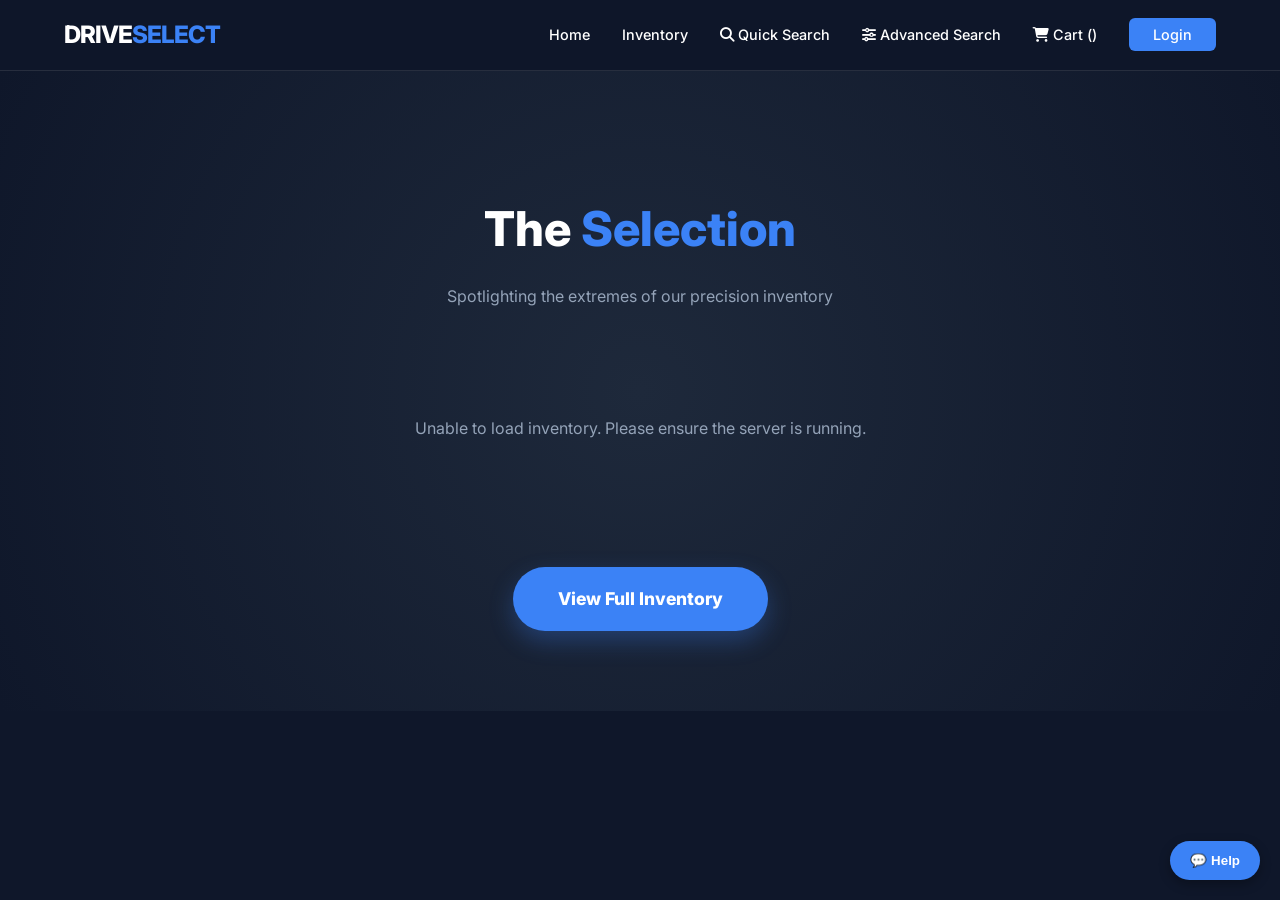
<file: frontend/index.html>
<!DOCTYPE html>
<html lang="en">
<head>
    <meta charset="UTF-8">
    <meta name="viewport" content="width=device-width, initial-scale=1.0">
    <title>DriveSelect AI | Elite Automotive</title>
    <link rel="stylesheet" href="css/style.css">
    <link href="https://fonts.googleapis.com/css2?family=Inter:wght@400;600;800&display=swap" rel="stylesheet">
    <link rel="stylesheet" href="https://cdnjs.cloudflare.com/ajax/libs/font-awesome/6.4.0/css/all.min.css">
    <style>
        :root {
            --dark-bg: #0f172a;
            --card-bg: #1e293b;
            --accent-blue: #3b82f6;
            --text-gray: #94a3b8;
            --glass: rgba(15, 23, 42, 0.9);
            --success-green: #10b981;
        }

        body { 
            font-family: 'Inter', sans-serif; 
            background-color: var(--dark-bg); 
            color: white; 
            margin: 0;
            overflow-x: hidden;
        }

        /* --- STICKY NAVBAR --- */
        .navbar {
            position: sticky; top: 0; z-index: 1000;
            background: var(--glass);
            backdrop-filter: blur(12px);
            border-bottom: 1px solid rgba(255,255,255,0.1);
            display: flex; justify-content: space-between;
            align-items: center; padding: 1rem 5%;
        }

        .logo { font-weight: 800; font-size: 1.5rem; letter-spacing: -1px; cursor: pointer; }
        .logo span { color: var(--accent-blue); }

        .nav-links { display: flex; align-items: center; gap: 2rem; list-style: none; margin: 0; padding: 0; }
        .nav-links a { text-decoration: none; color: white; font-weight: 500; font-size: 0.9rem; transition: 0.3s; cursor: pointer; }
        .nav-links a:hover { color: var(--accent-blue); }

        /* --- SEARCH DRAWER - QUICK SEARCH --- */
        #searchDrawer {
            display: none;
            background: var(--card-bg);
            border-bottom: 1px solid var(--accent-blue);
            padding: 30px 5%;
            animation: slideDown 0.4s ease-out;
        }

        @keyframes slideDown {
            from { transform: translateY(-20px); opacity: 0; }
            to { transform: translateY(0); opacity: 1; }
        }

        .search-grid {
            display: grid;
            grid-template-columns: repeat(auto-fit, minmax(180px, 1fr));
            gap: 15px;
            max-width: 1200px;
            margin: 0 auto;
        }

        #searchDrawer input, #searchDrawer select {
            background: #0f172a; 
            border: 1px solid #334155; 
            color: white; 
            padding: 12px; 
            border-radius: 8px;
        }

        .search-actions {
            display: flex;
            gap: 10px;
            align-items: center;
        }

        .btn-quick-search {
            background: var(--accent-blue);
            color: white;
            border: none;
            padding: 12px 24px;
            border-radius: 8px;
            cursor: pointer;
            font-weight: 600;
            transition: 0.3s;
        }

        .btn-quick-search:hover {
            background: #2563eb;
            transform: translateY(-2px);
        }

        .btn-advanced-search {
            background: #334155;
            color: white;
            border: none;
            padding: 12px 24px;
            border-radius: 8px;
            cursor: pointer;
            font-weight: 600;
            transition: 0.3s;
            display: flex;
            align-items: center;
            gap: 8px;
        }

        .btn-advanced-search:hover {
            background: #475569;
            transform: translateY(-2px);
        }

        /* Quick Results Section */
        .quick-results-section {
            padding: 40px 5%;
            background: var(--dark-bg);
            display: none;
        }

        .quick-results-section.visible {
            display: block;
        }

        .section-header {
            display: flex;
            justify-content: space-between;
            align-items: center;
            margin-bottom: 30px;
            flex-wrap: wrap;
            gap: 15px;
        }

        .section-header h2 {
            font-size: 1.8rem;
            font-weight: 700;
            margin: 0;
        }

        .clear-results-btn {
            background: rgba(239, 68, 68, 0.2);
            color: #ef4444;
            border: 1px solid #ef4444;
            padding: 8px 16px;
            border-radius: 8px;
            cursor: pointer;
            transition: 0.3s;
            display: flex;
            align-items: center;
            gap: 8px;
        }

        .clear-results-btn:hover {
            background: #ef4444;
            color: white;
        }

        .quick-results-grid {
            display: grid;
            grid-template-columns: repeat(4, 1fr);
            gap: 25px;
        }

        .quick-result-card {
            background: var(--card-bg);
            border-radius: 12px;
            overflow: hidden;
            border: 1px solid rgba(255,255,255,0.05);
            transition: all 0.3s ease;
            cursor: pointer;
        }

        .quick-result-card:hover {
            transform: translateY(-5px);
            border-color: var(--accent-blue);
            box-shadow: 0 10px 25px rgba(0,0,0,0.3);
        }

        .quick-result-image {
            width: 100%;
            height: 180px;
            object-fit: cover;
        }

        .quick-result-info {
            padding: 15px;
        }

        .quick-result-title {
            font-size: 1rem;
            font-weight: 700;
            margin-bottom: 5px;
        }

        .quick-result-price {
            font-size: 1.2rem;
            font-weight: 800;
            color: var(--accent-blue);
            margin-bottom: 8px;
        }

        .quick-result-specs {
            display: flex;
            gap: 10px;
            font-size: 0.7rem;
            color: var(--text-gray);
        }

        .no-results {
            text-align: center;
            padding: 60px;
            color: var(--text-gray);
        }

        /* --- HERO SPOTLIGHT --- */
        .hero-spotlight {
            padding: 80px 5%;
            background: radial-gradient(circle at center, #1e293b 0%, #0f172a 100%);
            text-align: center;
        }

        .spotlight-container {
            display: flex;
            gap: 30px;
            max-width: 1100px;
            margin: 40px auto;
        }

        .spotlight-card {
            flex: 1;
            background: var(--card-bg);
            border-radius: 20px;
            overflow: hidden;
            border: 1px solid rgba(255,255,255,0.05);
            position: relative;
            transition: 0.3s;
        }

        .spotlight-card:hover { transform: translateY(-10px); border-color: var(--accent-blue); }

        .badge {
            position: absolute; top: 15px; left: 15px;
            padding: 5px 15px; border-radius: 20px; font-size: 0.75rem; font-weight: 800; text-transform: uppercase;
        }
        .badge.luxury { background: gold; color: black; }
        .badge.value { background: var(--accent-blue); color: white; }

        .spotlight-img { width: 100%; height: 260px; object-fit: cover; }
        .spotlight-info { padding: 25px; }

        /* --- CTA BUTTON --- */
        .btn-view-all {
            display: inline-block;
            background: var(--accent-blue);
            color: white;
            padding: 18px 45px;
            border-radius: 50px;
            text-decoration: none;
            font-weight: 800;
            font-size: 1.1rem;
            box-shadow: 0 10px 25px rgba(59, 130, 246, 0.3);
            transition: 0.3s;
            margin-top: 20px;
        }

        .btn-view-all:hover { transform: scale(1.05); box-shadow: 0 15px 35px rgba(59, 130, 246, 0.5); }

        .login-btn { background: var(--accent-blue); padding: 8px 24px; border-radius: 6px; font-weight: 600; color: white !important; }
        
        .orders-btn { 
            background: var(--success-green); 
            padding: 8px 24px; 
            border-radius: 6px; 
            font-weight: 600; 
            color: white !important;
        }
        .orders-btn:hover { background: #059669; transform: translateY(-1px); }

        /* User dropdown menu */
        .user-menu-container {
            position: relative;
            display: inline-block;
        }
        .user-dropdown-btn {
            background: var(--accent-blue);
            padding: 8px 20px;
            border-radius: 6px;
            font-weight: 600;
            color: white;
            cursor: pointer;
            border: none;
            font-family: 'Inter', sans-serif;
            display: flex;
            align-items: center;
            gap: 8px;
        }
        .user-dropdown-btn:hover { background: #2563eb; }
        .user-dropdown-content {
            display: none;
            position: absolute;
            right: 0;
            top: 45px;
            background: var(--card-bg);
            min-width: 180px;
            border-radius: 8px;
            border: 1px solid rgba(255,255,255,0.1);
            box-shadow: 0 4px 12px rgba(0,0,0,0.3);
            z-index: 1000;
        }
        .user-dropdown-content a {
            display: block;
            padding: 12px 16px;
            color: white;
            text-decoration: none;
            font-size: 0.9rem;
            border-bottom: 1px solid rgba(255,255,255,0.05);
        }
        .user-dropdown-content a:hover {
            background: var(--accent-blue);
            border-radius: 8px;
        }
        .user-dropdown-content a:last-child {
            border-bottom: none;
            color: #ef4444;
        }
        .user-dropdown-content a:last-child:hover {
            background: #ef4444;
            color: white;
        }
        .user-menu-container:hover .user-dropdown-content {
            display: block;
        }

        /* Chat Widget Styles */
        #chat-container {
            position: fixed;
            bottom: 20px;
            right: 20px;
            z-index: 1000;
        }
        
        #chat-toggle-btn {
            background: var(--accent-blue);
            color: white;
            border: none;
            border-radius: 50px;
            padding: 12px 20px;
            cursor: pointer;
            font-weight: 600;
            box-shadow: 0 4px 12px rgba(0,0,0,0.3);
            display: flex;
            align-items: center;
            gap: 8px;
            transition: 0.3s;
        }
        
        #chat-toggle-btn:hover {
            transform: scale(1.05);
            background: #2563eb;
        }
        
        #chat-window {
            position: fixed;
            bottom: 80px;
            right: 20px;
            width: 350px;
            height: 450px;
            background: var(--card-bg);
            border-radius: 12px;
            border: 1px solid rgba(255,255,255,0.1);
            display: flex;
            flex-direction: column;
            overflow: hidden;
            transition: 0.3s;
            box-shadow: 0 10px 30px rgba(0,0,0,0.3);
        }
        
        #chat-window.hidden { display: none; }
        
        #chat-header {
            background: var(--accent-blue);
            padding: 12px;
            font-weight: 600;
            text-align: center;
            display: flex;
            align-items: center;
            justify-content: space-between;
        }
        
        #chat-header .chat-title { display: flex; align-items: center; gap: 8px; }
        #close-chat { background: none; border: none; color: white; cursor: pointer; font-size: 1.2rem; }
        
        #chat-messages {
            flex: 1;
            padding: 12px;
            overflow-y: auto;
            font-size: 0.85rem;
            display: flex;
            flex-direction: column;
            gap: 8px;
        }
        
        .message { margin-bottom: 8px; display: flex; animation: fadeIn 0.3s ease; }
        .message.user { justify-content: flex-end; }
        .message.bot { justify-content: flex-start; }
        
        .message-content {
            max-width: 80%;
            padding: 8px 12px;
            border-radius: 12px;
            line-height: 1.4;
        }
        
        .message.user .message-content {
            background: var(--accent-blue);
            color: white;
            border-bottom-right-radius: 4px;
        }
        
        .message.bot .message-content {
            background: #334155;
            color: white;
            border-bottom-left-radius: 4px;
        }
        
        .typing-indicator {
            display: flex;
            align-items: center;
            gap: 4px;
            padding: 8px 12px;
            background: #334155;
            border-radius: 12px;
            width: fit-content;
        }
        
        .typing-indicator span {
            width: 6px;
            height: 6px;
            background: white;
            border-radius: 50%;
            animation: typing 1.4s infinite;
        }
        
        .typing-indicator span:nth-child(2) { animation-delay: 0.2s; }
        .typing-indicator span:nth-child(3) { animation-delay: 0.4s; }
        
        @keyframes typing {
            0%, 60%, 100% { transform: translateY(0); opacity: 0.5; }
            30% { transform: translateY(-8px); opacity: 1; }
        }
        
        @keyframes fadeIn {
            from { opacity: 0; transform: translateY(10px); }
            to { opacity: 1; transform: translateY(0); }
        }
        
        .chat-input-box {
            display: flex;
            padding: 10px;
            border-top: 1px solid rgba(255,255,255,0.1);
            gap: 8px;
        }
        
        .chat-input-box input {
            flex: 1;
            background: #0f172a;
            border: 1px solid #334155;
            color: white;
            padding: 8px;
            border-radius: 6px;
            outline: none;
        }
        
        .chat-input-box input:focus { border-color: var(--accent-blue); }
        
        .chat-input-box button {
            background: var(--accent-blue);
            border: none;
            padding: 8px 16px;
            border-radius: 6px;
            color: white;
            cursor: pointer;
            transition: 0.3s;
        }
        
        .chat-input-box button:hover { background: #2563eb; }
        
        .suggestions-container {
            padding: 8px;
            border-top: 1px solid rgba(255,255,255,0.05);
            display: flex;
            flex-wrap: wrap;
            gap: 6px;
        }
        
        .suggestion-chip {
            background: rgba(59, 130, 246, 0.2);
            border: 1px solid rgba(59, 130, 246, 0.3);
            padding: 4px 10px;
            border-radius: 16px;
            font-size: 0.7rem;
            cursor: pointer;
            transition: 0.2s;
        }
        
        .suggestion-chip:hover { background: var(--accent-blue); }

        @media (max-width: 1200px) {
            .quick-results-grid { grid-template-columns: repeat(3, 1fr); }
        }
        @media (max-width: 900px) {
            .quick-results-grid { grid-template-columns: repeat(2, 1fr); }
            .spotlight-container { flex-direction: column; }
        }
        @media (max-width: 600px) {
            .quick-results-grid { grid-template-columns: 1fr; }
            .nav-links { gap: 0.8rem; }
            .search-actions { flex-direction: column; }
        }
    </style>
</head>
<body>

    <nav class="navbar">
        <div class="logo" onclick="window.location.reload()">DRIVE<span>SELECT</span></div>
        <ul class="nav-links">
            <li><a href="index.html">Home</a></li>
            <li><a href="inventory.html">Inventory</a></li>
            <li><a onclick="toggleSearch()" id="searchToggle"><i class="fas fa-search"></i> Quick Search</a></li>
            <li><a href="search.html" id="advancedSearchLink"><i class="fas fa-sliders-h"></i> Advanced Search</a></li>
            <li id="adminNavigation" style="display:none;"><a href="admin-dashboard.html" style="color: var(--accent-blue);">Dashboard</a></li>
            <li><a href="cart.html"><i class="fas fa-shopping-cart"></i> Cart (<span id="cartCount">0</span>)</a></li>
            <li id="ordersNav" style="display:none;"><a href="purchase-confirmation.html" class="orders-btn">📋 My Orders</a></li>
            <li id="authLinkContainer">
                <a href="login.html" class="login-btn" id="userMenuLabel">Login</a>
            </li>
        </ul>
    </nav>

    <!-- Quick Search Drawer -->
    <div id="searchDrawer">
        <form id="quickSearchForm" class="search-grid">
            <input type="text" id="quickMake" placeholder="Make (e.g. Toyota)">
            <input type="text" id="quickModel" placeholder="Model (e.g. Camry)">
            <select id="quickFuelType">
                <option value="">All Fuel Types</option>
                <option value="Petrol">⛽ Petrol</option>
                <option value="Diesel">🛢️ Diesel</option>
                <option value="Electric">⚡ Electric</option>
            </select>
            <select id="quickTransmission">
                <option value="">Any Transmission</option>
                <option value="Automatic">Automatic</option>
                <option value="Manual">Manual</option>
            </select>
            <div class="search-actions">
                <button type="submit" class="btn-quick-search">
                    <i class="fas fa-search"></i> Quick Search
                </button>
                <button type="button" class="btn-advanced-search" onclick="goToAdvancedSearch()">
                    <i class="fas fa-sliders-h"></i> Advanced Search
                </button>
            </div>
        </form>
    </div>

    <!-- Quick Results Section -->
    <div class="quick-results-section" id="quickResultsSection">
        <div class="section-header">
            <h2><i class="fas fa-search"></i> Quick Search Results</h2>
            <button class="clear-results-btn" onclick="clearQuickResults()">
                <i class="fas fa-times"></i> Clear Results
            </button>
        </div>
        <div class="quick-results-grid" id="quickResultsGrid">
            <!-- Results will appear here -->
        </div>
    </div>

    <section class="hero-spotlight">
        <h1 style="font-size: 3rem; font-weight: 800; margin-bottom: 10px;">The <span style="color: var(--accent-blue);">Selection</span></h1>
        <p style="color: var(--text-gray);">Spotlighting the extremes of our precision inventory</p>
        
        <div class="spotlight-container" id="spotlightArea">
            <div style="width: 100%; padding: 50px;">Analyzing Inventory Values...</div>
        </div>

        <a href="inventory.html" class="btn-view-all">View Full Inventory</a>
    </section>

    <script src="js/main.js"></script>
    <script>
        // Global variables
        window.currentUser = null;
        let allVehiclesData = [];
        
        // Toggle search drawer
        function toggleSearch() {
            const drawer = document.getElementById('searchDrawer');
            drawer.style.display = (drawer.style.display === 'block') ? 'none' : 'block';
        }
        
        // Go to advanced search page
        function goToAdvancedSearch() {
            window.location.href = 'search.html';
        }
        
        // Load all vehicles for searching
        async function loadAllVehicles() {
            try {
                const response = await fetch('http://localhost:5001/api/vehicles');
                if (response.ok) {
                    allVehiclesData = await response.json();
                }
            } catch (error) {
                console.error('Error loading vehicles:', error);
            }
        }
        
        // Perform quick search
        async function performQuickSearch(e) {
            if (e) e.preventDefault();
            
            const make = document.getElementById('quickMake').value.toLowerCase();
            const model = document.getElementById('quickModel').value.toLowerCase();
            const fuelType = document.getElementById('quickFuelType').value;
            const transmission = document.getElementById('quickTransmission').value;
            
            // Show loading state
            const resultsGrid = document.getElementById('quickResultsGrid');
            const resultsSection = document.getElementById('quickResultsSection');
            resultsGrid.innerHTML = '<div class="no-results"><i class="fas fa-spinner fa-spin"></i> Searching...</div>';
            resultsSection.classList.add('visible');
            
            // If vehicles not loaded yet, load them
            if (allVehiclesData.length === 0) {
                await loadAllVehicles();
            }
            
            // Filter vehicles
            let filtered = [...allVehiclesData];
            
            if (make) {
                filtered = filtered.filter(v => v.make.toLowerCase().includes(make));
            }
            if (model) {
                filtered = filtered.filter(v => v.model.toLowerCase().includes(model));
            }
            if (fuelType) {
                filtered = filtered.filter(v => v.fuel_type === fuelType);
            }
            if (transmission) {
                filtered = filtered.filter(v => v.transmission === transmission);
            }
            
            // Display results
            if (filtered.length === 0) {
                resultsGrid.innerHTML = `
                    <div class="no-results" style="grid-column: 1/-1;">
                        <i class="fas fa-search" style="font-size: 3rem; margin-bottom: 15px;"></i>
                        <h3>No vehicles found</h3>
                        <p>Try adjusting your search criteria or use <a href="search.html" style="color: var(--accent-blue);">Advanced Search</a> for more options.</p>
                    </div>
                `;
            } else {
                resultsGrid.innerHTML = filtered.map(vehicle => `
                    <div class="quick-result-card" onclick="viewVehicleDetails(${vehicle.id})">
                        <img src="${vehicle.image_url || 'https://images.unsplash.com/photo-1494976388531-d1058494cdd8?w=500'}" 
                             alt="${vehicle.make} ${vehicle.model}" 
                             class="quick-result-image"
                             onerror="this.src='https://via.placeholder.com/400x250?text=Vehicle'">
                        <div class="quick-result-info">
                            <div class="quick-result-title">${vehicle.year} ${vehicle.make} ${vehicle.model}</div>
                            <div class="quick-result-price">KSh ${vehicle.price.toLocaleString()}</div>
                            <div class="quick-result-specs">
                                <span><i class="fas fa-tachometer-alt"></i> ${(vehicle.mileage || 0).toLocaleString()} mi</span>
                                <span><i class="fas fa-gas-pump"></i> ${vehicle.fuel_type || 'N/A'}</span>
                                <span><i class="fas fa-cogs"></i> ${vehicle.transmission || 'N/A'}</span>
                            </div>
                        </div>
                    </div>
                `).join('');
            }
            
            // Scroll to results
            resultsSection.scrollIntoView({ behavior: 'smooth', block: 'start' });
            
            // Close drawer
            document.getElementById('searchDrawer').style.display = 'none';
        }
        
        // Clear quick results
        function clearQuickResults() {
            const resultsSection = document.getElementById('quickResultsSection');
            resultsSection.classList.remove('visible');
            document.getElementById('quickResultsGrid').innerHTML = '';
            // Reset form
            document.getElementById('quickSearchForm').reset();
        }
        
        // View vehicle details
        function viewVehicleDetails(vehicleId) {
            window.location.href = `vehicle-details.html?id=${vehicleId}`;
        }
        
        // ============= CHATBOT FUNCTIONS =============
        
        function toggleChat() {
            const chatWindow = document.getElementById('chat-window');
            chatWindow.classList.toggle('hidden');
            if (!chatWindow.classList.contains('hidden')) {
                loadSuggestions();
            }
        }
        
        function closeChat() {
            document.getElementById('chat-window').classList.add('hidden');
        }
        
        async function loadSuggestions() {
            try {
                const response = await fetch('http://localhost:5001/api/chatbot/suggest');
                const data = await response.json();
                const container = document.getElementById('suggestionsContainer');
                if (container && data.suggestions) {
                    container.innerHTML = data.suggestions.slice(0, 4).map(s => 
                        `<span class="suggestion-chip" onclick="sendSuggestion('${s.replace(/'/g, "\\'")}')">${s}</span>`
                    ).join('');
                }
            } catch (error) {
                console.error('Error loading suggestions:', error);
            }
        }
        
        function sendSuggestion(text) {
            document.getElementById('chat-input').value = text;
            sendChatMessage();
        }
        
        function addTypingIndicator() {
            const messagesContainer = document.getElementById('chat-messages');
            const typingDiv = document.createElement('div');
            typingDiv.className = 'message bot';
            typingDiv.id = 'typingIndicator';
            typingDiv.innerHTML = `<div class="typing-indicator"><span></span><span></span><span></span></div>`;
            messagesContainer.appendChild(typingDiv);
            messagesContainer.scrollTop = messagesContainer.scrollHeight;
        }
        
        function removeTypingIndicator() {
            const indicator = document.getElementById('typingIndicator');
            if (indicator) indicator.remove();
        }
        
        function escapeHtml(text) {
            const div = document.createElement('div');
            div.textContent = text;
            return div.innerHTML;
        }
        
        async function sendChatMessage() {
            const input = document.getElementById('chat-input');
            const message = input.value.trim();
            if (!message) return;
            
            const messagesContainer = document.getElementById('chat-messages');
            
            const userMsgDiv = document.createElement('div');
            userMsgDiv.className = 'message user';
            userMsgDiv.innerHTML = `<div class="message-content">${escapeHtml(message)}</div>`;
            messagesContainer.appendChild(userMsgDiv);
            
            input.value = '';
            messagesContainer.scrollTop = messagesContainer.scrollHeight;
            
            addTypingIndicator();
            
            try {
                const response = await fetch('http://localhost:5001/api/chatbot', {
                    method: 'POST',
                    headers: { 'Content-Type': 'application/json' },
                    body: JSON.stringify({
                        message: message,
                        user_id: window.currentUser ? window.currentUser.id : null
                    })
                });
                
                const data = await response.json();
                removeTypingIndicator();
                
                const botMsgDiv = document.createElement('div');
                botMsgDiv.className = 'message bot';
                botMsgDiv.innerHTML = `<div class="message-content">${escapeHtml(data.response)}</div>`;
                messagesContainer.appendChild(botMsgDiv);
                
                if (data.vehicles && data.vehicles.length > 0) {
                    const vehicleSuggestions = document.createElement('div');
                    vehicleSuggestions.className = 'message bot';
                    let vehicleHtml = '<div class="message-content"><small>🚗 Related vehicles:</small><br>';
                    data.vehicles.slice(0, 2).forEach(v => {
                        vehicleHtml += `<a href="vehicle-details.html?id=${v.id}" style="color: #3b82f6; text-decoration: none; display: inline-block; margin-top: 5px;">${v.year} ${v.make} ${v.model} - KSh ${v.price.toLocaleString()}</a><br>`;
                    });
                    vehicleHtml += '</div>';
                    vehicleSuggestions.innerHTML = vehicleHtml;
                    messagesContainer.appendChild(vehicleSuggestions);
                }
                
                messagesContainer.scrollTop = messagesContainer.scrollHeight;
                
            } catch (error) {
                console.error('Chat error:', error);
                removeTypingIndicator();
                const errorMsgDiv = document.createElement('div');
                errorMsgDiv.className = 'message bot';
                errorMsgDiv.innerHTML = '<div class="message-content">Sorry, I\'m having trouble connecting. Please try again!</div>';
                messagesContainer.appendChild(errorMsgDiv);
            }
        }
        
        function handleKeyPress(event) {
            if (event.key === 'Enter') {
                sendChatMessage();
            }
        }
        
        // ============= END CHATBOT FUNCTIONS =============
        
        // Update UI based on logged in user
        function updateUIForLoggedInUser() {
            const savedUser = localStorage.getItem('currentUser');
            if (savedUser) {
                window.currentUser = JSON.parse(savedUser);
            }
            
            const authContainer = document.getElementById('authLinkContainer');
            const ordersNav = document.getElementById('ordersNav');
            const adminNav = document.getElementById('adminNavigation');
            
            if (window.currentUser) {
                if (authContainer) {
                    authContainer.innerHTML = `
                        <div class="user-menu-container">
                            <button class="user-dropdown-btn">
                                <i class="fas fa-user-circle"></i> ${window.currentUser.username}
                            </button>
                            <div class="user-dropdown-content">
                                <a href="purchase-confirmation.html"><i class="fas fa-shopping-bag"></i> My Orders</a>
                                <a href="#" onclick="handleLogout()"><i class="fas fa-sign-out-alt"></i> Logout</a>
                            </div>
                        </div>
                    `;
                }
                if (ordersNav) ordersNav.style.display = 'block';
                if (adminNav && window.currentUser.role === 'admin') {
                    adminNav.style.display = 'block';
                } else if (adminNav) {
                    adminNav.style.display = 'none';
                }
                
                const savedCart = localStorage.getItem('cart');
                if (savedCart) {
                    try {
                        const cart = JSON.parse(savedCart);
                        const cartCountSpan = document.getElementById('cartCount');
                        if (cartCountSpan) cartCountSpan.innerText = cart.length;
                    } catch(e) {}
                }
            } else {
                if (authContainer) authContainer.innerHTML = `<a href="login.html" class="login-btn">Login</a>`;
                if (ordersNav) ordersNav.style.display = 'none';
                if (adminNav) adminNav.style.display = 'none';
            }
        }
        
        function handleLogout() {
            localStorage.removeItem('currentUser');
            localStorage.removeItem('cart');
            window.currentUser = null;
            window.location.href = 'index.html';
        }
        
        function loadCartCount() {
            const savedCart = localStorage.getItem('cart');
            const cartCountSpan = document.getElementById('cartCount');
            if (savedCart && cartCountSpan) {
                try {
                    const cart = JSON.parse(savedCart);
                    cartCountSpan.innerText = cart.length;
                } catch(e) {
                    cartCountSpan.innerText = '0';
                }
            }
        }
        
        async function loadSpotlightVehicles() {
            try {
                const response = await fetch('http://localhost:5001/api/recommendations', {
                    method: 'POST',
                    headers: { 'Content-Type': 'application/json' },
                    body: JSON.stringify({ preferences: {} })
                });
                const data = await response.json();
                const vehicles = data.recommendations || [];

                if (vehicles.length > 0) {
                    const sorted = [...vehicles].sort((a, b) => b.price - a.price);
                    const luxury = sorted[0];
                    const value = sorted[sorted.length - 1];

                    document.getElementById('spotlightArea').innerHTML = `
                        <div class="spotlight-card" onclick="window.location.href='vehicle-details.html?id=${luxury.id}'">
                            <span class="badge luxury">The Pinnacle</span>
                            <img src="${luxury.image_url || 'https://images.unsplash.com/photo-1494976388531-d1058494cdd8?w=500'}" class="spotlight-img">
                            <div class="spotlight-info">
                                <h3 style="margin: 0;">${luxury.year} ${luxury.make} ${luxury.model}</h3>
                                <p style="color: #fbbf24; font-weight: 800; font-size: 1.5rem; margin: 10px 0;">KES ${Number(luxury.price).toLocaleString()}</p>
                                <small style="color: var(--text-gray)">Refined Engineering & Pure Performance</small>
                            </div>
                        </div>
                        <div class="spotlight-card" onclick="window.location.href='vehicle-details.html?id=${value.id}'">
                            <span class="badge value">Best Value</span>
                            <img src="${value.image_url || 'https://images.unsplash.com/photo-1494976388531-d1058494cdd8?w=500'}" class="spotlight-img">
                            <div class="spotlight-info">
                                <h3 style="margin: 0;">${value.year} ${value.make} ${value.model}</h3>
                                <p style="color: var(--accent-blue); font-weight: 800; font-size: 1.5rem; margin: 10px 0;">KES ${Number(value.price).toLocaleString()}</p>
                                <small style="color: var(--text-gray)">Optimal Quality for Smart Investment</small>
                            </div>
                        </div>
                    `;
                    
                    const viewAllBtn = document.querySelector('.btn-view-all');
                    if (viewAllBtn) {
                        viewAllBtn.textContent = `View Full Inventory (${vehicles.length} Available)`;
                    }
                } else {
                    document.getElementById('spotlightArea').innerHTML = `<div style="width: 100%; text-align: center; padding: 50px; color: var(--text-gray);"><p>No vehicles currently available. Check back soon!</p></div>`;
                }
            } catch (err) {
                console.error("Spotlight fetch failed:", err);
                document.getElementById('spotlightArea').innerHTML = `<div style="width: 100%; text-align: center; padding: 50px; color: var(--text-gray);"><p>Unable to load inventory. Please ensure the server is running.</p></div>`;
            }
        }
        
        // Initialize the page
        document.addEventListener('DOMContentLoaded', async () => {
            updateUIForLoggedInUser();
            loadCartCount();
            await loadSpotlightVehicles();
            await loadAllVehicles();
            
            // Setup quick search form
            const quickSearchForm = document.getElementById('quickSearchForm');
            if (quickSearchForm) {
                quickSearchForm.addEventListener('submit', performQuickSearch);
            }
            
            window.addEventListener('storage', function(e) {
                if (e.key === 'currentUser') {
                    updateUIForLoggedInUser();
                    loadCartCount();
                }
                if (e.key === 'cart') {
                    loadCartCount();
                }
            });
        });
        
        // Make functions globally accessible
        window.toggleChat = toggleChat;
        window.closeChat = closeChat;
        window.sendChatMessage = sendChatMessage;
        window.sendSuggestion = sendSuggestion;
        window.handleKeyPress = handleKeyPress;
        window.handleLogout = handleLogout;
        window.toggleSearch = toggleSearch;
        window.updateUIForLoggedInUser = updateUIForLoggedInUser;
        window.viewVehicleDetails = viewVehicleDetails;
        window.clearQuickResults = clearQuickResults;
        window.goToAdvancedSearch = goToAdvancedSearch;
        window.performQuickSearch = performQuickSearch;
    </script>
    
    <!-- Chat Widget -->
    <div id="chat-container">
        <div id="chat-window" class="hidden">
            <div id="chat-header">
                <div class="chat-title">
                    <i class="fas fa-robot"></i>
                    <span>DriveSelect AI Assistant</span>
                </div>
                <button id="close-chat" onclick="closeChat()">✕</button>
            </div>
            <div id="chat-messages">
                <div class="message bot">
                    <div class="message-content">
                        👋 Hi! I'm DriveSelect AI.<br>
                        Ask me about:<br>
                        • Vehicle availability & pricing<br>
                        • M-Pesa payment process<br>
                        • Warranties & financing<br>
                        • Test drives & more!
                    </div>
                </div>
            </div>
            <div class="suggestions-container" id="suggestionsContainer">
                <span class="suggestion-chip" onclick="sendSuggestion('What vehicles do you have?')">What vehicles do you have?</span>
                <span class="suggestion-chip" onclick="sendSuggestion('How does M-Pesa payment work?')">How does M-Pesa work?</span>
            </div>
            <div class="chat-input-box">
                <input type="text" id="chat-input" placeholder="Ask me anything..." onkeypress="handleKeyPress(event)">
                <button onclick="sendChatMessage()"><i class="fas fa-paper-plane"></i></button>
            </div>
        </div>
        <button id="chat-toggle-btn" onclick="toggleChat()">💬 Help</button>
    </div>
</body>
</html>
</file>
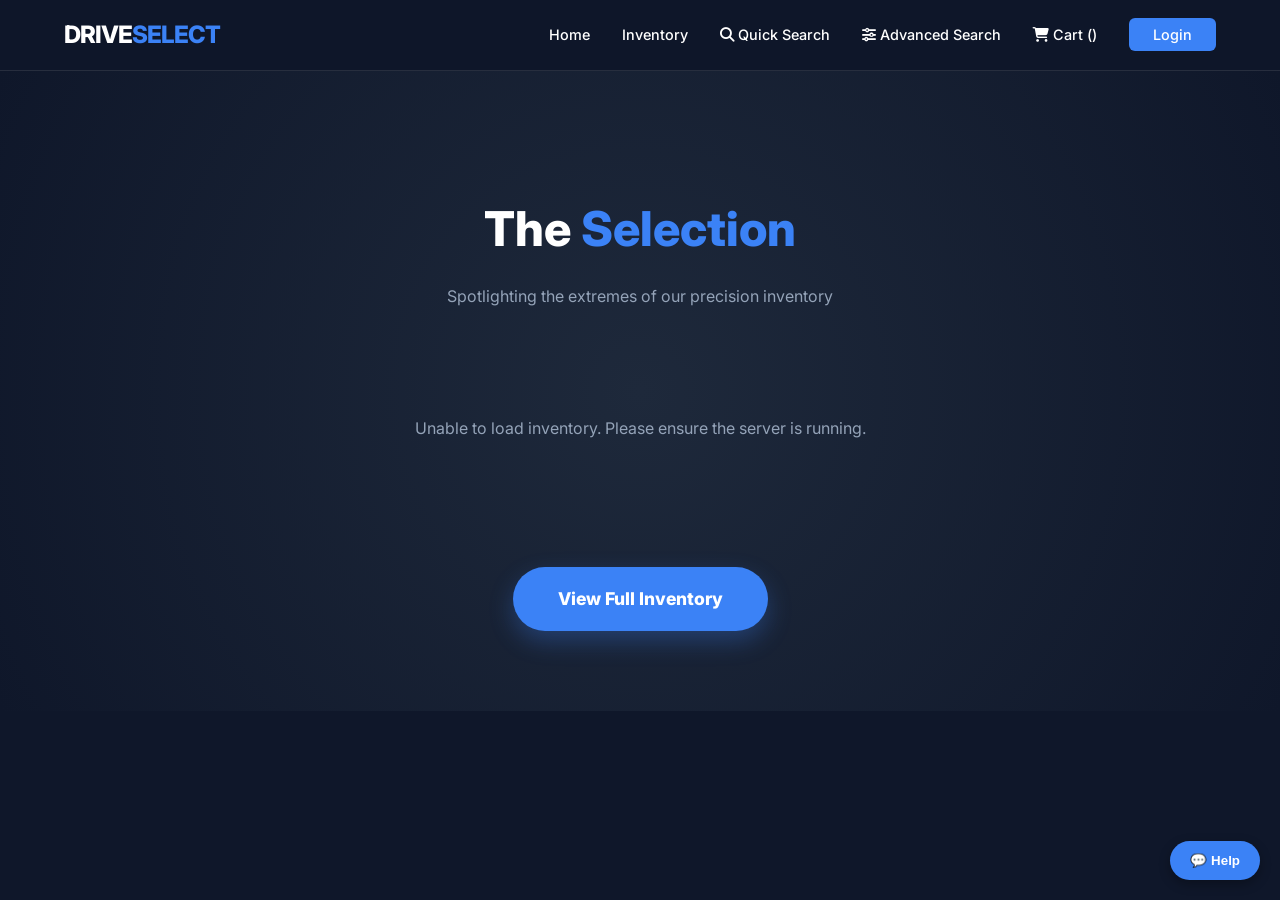
<file: frontend/admin-dashboard.html>
<!DOCTYPE html>
<html lang="en">
<head>
    <meta charset="UTF-8">
    <meta name="viewport" content="width=device-width, initial-scale=1.0">
    <title>Admin Dashboard | DriveSelect AI</title>
    <link rel="stylesheet" href="css/style.css">
    <link rel="stylesheet" href="https://cdnjs.cloudflare.com/ajax/libs/font-awesome/6.4.0/css/all.min.css">
    <style>
        :root {
            --dark-bg: #0f172a;
            --card-bg: #1e293b;
            --accent-blue: #3b82f6;
            --text-gray: #94a3b8;
            --success-green: #10b981;
            --danger-red: #ef4444;
            --warning-yellow: #f59e0b;
        }
        body { font-family: 'Inter', sans-serif; background: var(--dark-bg); color: white; margin: 0; }
        nav { background: #1e293b; padding: 1rem 5%; display: flex; justify-content: space-between; align-items: center; border-bottom: 1px solid rgba(255,255,255,0.1); }
        .admin-grid { display: grid; grid-template-columns: 1fr 1fr; gap: 30px; padding: 40px 5%; }
        .admin-section { background: var(--card-bg); padding: 25px; border-radius: 12px; border: 1px solid rgba(255,255,255,0.05); margin-bottom: 30px; }
        .form-grid { display: grid; grid-template-columns: 1fr 1fr; gap: 15px; }
        input, select, textarea { background: #0f172a; border: 1px solid #334155; color: white; padding: 10px; border-radius: 6px; width: 100%; box-sizing: border-box; }
        .btn { background: var(--accent-blue); color: white; border: none; padding: 12px 20px; border-radius: 6px; cursor: pointer; font-weight: 600; width: 100%; margin-top: 15px; transition: 0.3s; }
        .btn:hover { transform: translateY(-2px); opacity: 0.9; }
        .nav-links a { color: white; text-decoration: none; margin-left: 20px; font-size: 0.9rem; transition: 0.3s; }
        .nav-links a:hover { color: var(--accent-blue); }
        
        /* Table Styles */
        .table-container { overflow-x: auto; margin-top: 20px; }
        table { width: 100%; border-collapse: collapse; }
        th, td { padding: 12px; text-align: left; border-bottom: 1px solid rgba(255,255,255,0.1); }
        th { color: var(--text-gray); font-weight: 600; font-size: 0.85rem; text-transform: uppercase; letter-spacing: 0.5px; }
        td { color: white; }
        
        /* Button Styles */
        .btn-verify { background: var(--success-green); color: white; border: none; padding: 8px 16px; border-radius: 6px; cursor: pointer; font-weight: 600; transition: 0.3s; }
        .btn-verify:hover { background: #059669; transform: translateY(-1px); }
        .btn-view { background: var(--accent-blue); color: white; border: none; padding: 8px 16px; border-radius: 6px; cursor: pointer; font-weight: 600; transition: 0.3s; margin-right: 8px; }
        .btn-view:hover { background: #2563eb; transform: translateY(-1px); }
        
        /* Status Badges */
        .status-badge { display: inline-block; padding: 4px 12px; border-radius: 20px; font-size: 0.75rem; font-weight: 600; }
        .status-pending { background: var(--warning-yellow); color: #000; }
        .status-completed { background: var(--success-green); color: white; }
        
        /* Section Header */
        .section-header { margin-bottom: 20px; }
        .section-header h2 { margin: 0 0 8px 0; font-size: 1.5rem; }
        .section-header p { color: var(--text-gray); margin: 0; }
        .section-header i { color: var(--accent-blue); margin-right: 10px; }
        
        /* Loading Spinner */
        .loading-spinner { text-align: center; padding: 40px; color: var(--text-gray); }
        .loading-spinner i { font-size: 2rem; margin-bottom: 10px; }
        
        /* Empty State */
        .empty-state { text-align: center; padding: 40px; color: var(--text-gray); }
        .empty-state i { font-size: 3rem; margin-bottom: 15px; opacity: 0.5; }
        
        /* Alert Messages - Toast Style */
        .alert { padding: 12px; border-radius: 6px; display: none; }
        .alert-success { background: rgba(16, 185, 129, 0.2); border: 1px solid var(--success-green); color: var(--success-green); }
        .alert-error { background: rgba(239, 68, 68, 0.2); border: 1px solid var(--danger-red); color: var(--danger-red); }
        
        /* Toast notification */
        .toast-notification {
            position: fixed;
            bottom: 20px;
            right: 20px;
            background: var(--card-bg);
            border-left: 4px solid var(--success-green);
            padding: 12px 20px;
            border-radius: 8px;
            box-shadow: 0 4px 12px rgba(0,0,0,0.3);
            z-index: 1000;
            animation: slideIn 0.3s ease;
        }
        .toast-notification.error {
            border-left-color: var(--danger-red);
        }
        @keyframes slideIn {
            from { transform: translateX(100%); opacity: 0; }
            to { transform: translateX(0); opacity: 1; }
        }
        
        @media (max-width: 768px) {
            .admin-grid { grid-template-columns: 1fr; }
            .form-grid { grid-template-columns: 1fr; }
        }
    </style>
</head>
<body class="admin-body">
    <nav>
        <div class="logo"><h2>DriveSelect <span style="color: var(--accent-blue);">Admin</span></h2></div>
        <div class="nav-links">
            <a href="index.html"><i class="fas fa-store"></i> View Shop</a>
            <a href="reports.html"><i class="fas fa-chart-line"></i> Reports</a>
            <a href="manage_admins.html"><i class="fas fa-user-plus"></i> Manage Admins</a>
            <button onclick="handleLogout()" style="background:transparent; color:#ef4444; border:none; cursor:pointer; margin-left:20px;">
                <i class="fas fa-sign-out-alt"></i> Logout
            </button>
        </div>
    </nav>

    <div class="container" style="padding: 0 5%;">
        <header class="admin-header" style="margin-top: 30px;">
            <h1 id="adminWelcome"><i class="fas fa-tachometer-alt"></i> Control Panel</h1>
        </header>

        <div class="admin-grid">
            <section class="admin-section">
                <h3><i class="fas fa-plus-circle"></i> Add New Vehicle to Stock</h3>
                <form id="addVehicleForm">
                    <div class="form-grid">
                        <input type="text" id="add_make" placeholder="Make (e.g. Toyota)" required>
                        <input type="text" id="add_model" placeholder="Model (e.g. Camry)" required>
                        <input type="number" id="add_year" placeholder="Year" required>
                        <input type="number" id="add_price" placeholder="Price (KSh)" required>
                        <input type="text" id="add_fuel" placeholder="Fuel Type (e.g. Petrol)">
                        <input type="text" id="add_transmission" placeholder="Transmission">
                        <input type="number" id="add_mileage" placeholder="Mileage">
                        <input type="number" id="add_engine" placeholder="Engine Size" step="0.1">
                        <input type="text" id="add_image_url" placeholder="Image URL" style="grid-column: span 2;">
                    </div>
                    <textarea id="add_description" placeholder="Vehicle Description" rows="3" style="margin-top:15px;"></textarea>
                    <button type="submit" class="btn"><i class="fas fa-save"></i> Add Vehicle to Inventory</button>
                </form>
                <div id="addStatus" class="alert"></div>
            </section>

            <section class="admin-section">
                <h3><i class="fas fa-chart-simple"></i> System Status</h3>
                <div style="display: flex; gap: 10px; flex-direction: column;">
                    <a href="reports.html" class="btn" style="text-align: center; background: #334155;">
                        <i class="fas fa-chart-bar"></i> View Sales Reports
                    </a>
                    <a href="manage_admins.html" class="btn" style="text-align: center; background: #334155;">
                        <i class="fas fa-user-shield"></i> Add Auxiliary Admins
                    </a>
                </div>
                
                <div id="reportContainer" style="margin-top: 20px; color: var(--text-gray);">
                    <p><i class="fas fa-info-circle"></i> Select "Reports" from the menu to see detailed customer interactions.</p>
                </div>
            </section>
        </div>

        <!-- Pending Cash Verifications Section -->
        <section class="admin-section" style="margin-top: 20px;">
            <div class="section-header">
                <h2><i class="fas fa-money-bill-wave"></i> Pending Cash Verifications</h2>
                <p>Confirm these payments to mark vehicles as SOLD.</p>
            </div>
            
            <div class="table-container">
                <table>
                    <thead>
                        <tr>
                            <th>Order ID</th>
                            <th>Customer ID</th>
                            <th>Vehicle</th>
                            <th>Amount</th>
                            <th>Action</th>
                        </tr>
                    </thead>
                    <tbody id="adminPendingPayments">
                        <tr>
                            <td colspan="5" style="text-align:center;">
                                <div class="loading-spinner">
                                    <i class="fas fa-spinner fa-spin"></i>
                                    <p>Loading pending verifications...</p>
                                </div>
                            </td>
                        </tr>
                    </tbody>
                </table>
            </div>
        </section>
    </div>

    <script src="js/main.js"></script>
    <script>
        // DO NOT declare let currentUser here; it is defined in main.js
        
        // Show toast notification (non-blocking)
        function showToast(message, type = 'success') {
            const toast = document.createElement('div');
            toast.className = `toast-notification ${type}`;
            toast.innerHTML = `<i class="fas fa-${type === 'success' ? 'check-circle' : 'exclamation-circle'}"></i> ${message}`;
            document.body.appendChild(toast);
            setTimeout(() => toast.remove(), 3000);
        }
        
        // Load pending cash payments for verification
       async function loadPendingPayments() {
    const container = document.getElementById('adminPendingPayments');
    if (!container) return;

    // Ensure we have currentUser from main.js
    if (!window.currentUser) {
        const saved = localStorage.getItem('currentUser');
        if (saved) window.currentUser = JSON.parse(saved);
    }
    
    if (!window.currentUser || window.currentUser.role !== 'admin') {
        container.innerHTML = '<tr><td colspan="5" style="text-align:center; color: var(--danger-red);">Admin authentication required</td></tr>';
        return;
    }

    try {
        // Use the correct endpoint with user_id for admin auth
        const response = await fetch(`${API_BASE_URL}/admin/pending-payments?user_id=${window.currentUser.id}`, {
            method: 'GET',
            headers: {
                'Content-Type': 'application/json'
            }
        });
        
        if (!response.ok) {
            if (response.status === 403) throw new Error('Unauthorized: Admin access required');
            if (response.status === 401) throw new Error('Authentication failed');
            throw new Error(`Server responded with ${response.status}`);
        }
        
        const pendingPayments = await response.json();
        
        if (!pendingPayments || pendingPayments.length === 0) {
            container.innerHTML = `
                <tr>
                    <td colspan="5" style="text-align:center;">
                        <div class="empty-state">
                            <i class="fas fa-check-circle"></i>
                            <p>No pending cash verifications</p>
                        </div>
                    </td>
                </tr>
            `;
            return;
        }
        
        // Display pending payments
        container.innerHTML = pendingPayments.map(purchase => `
            <tr data-purchase-id="${purchase.id}">
                <td><strong>#${purchase.id}</strong></td>
                <td>${purchase.user || purchase.user_name || `User #${purchase.user_id}`}</td>
                <td>${purchase.vehicle || purchase.vehicle_name || `Vehicle #${purchase.vehicle_id}`}</td>
                <td><strong style="color: var(--success-green);">KSh${Number(purchase.amount).toLocaleString()}</strong></td>
                <td>
                    <button class="btn-verify" onclick="verifyCashPayment(${purchase.id})">
                        <i class="fas fa-check"></i> Verify Payment
                    </button>
                </td>
            </tr>
        `).join('');
        
    } catch (error) {
        console.error('Error loading pending payments:', error);
        container.innerHTML = `
            <tr>
                <td colspan="5" style="text-align:center;">
                    <div class="empty-state">
                        <i class="fas fa-exclamation-triangle"></i>
                        <p>Error loading pending verifications</p>
                        <small style="color: var(--danger-red);">${error.message}</small>
                    </div>
                </td>
            </tr>
        `;
    }
}
              
        // Verify cash payment and mark vehicle as sold - NO CONFIRMATION DIALOG
        async function verifyCashPayment(purchaseId) {
            if (!window.currentUser || window.currentUser.role !== 'admin') {
                showToast("Admin authentication required!", 'error');
                return;
            }

            try {
                const response = await fetch(`${API_BASE_URL}/admin/verify-purchase/${purchaseId}`, {
                    method: 'POST',
                    headers: { 'Content-Type': 'application/json' },
                    body: JSON.stringify({ 
                        user_id: window.currentUser.id 
                    })
                });

                const result = await response.json();
                if (response.ok) {
                    showToast("✅ Payment verified! Vehicle marked as SOLD.", 'success');
                    await loadPendingPayments();
                    // Refresh admin vehicles table if it exists
                    if (typeof loadAdminVehicles === 'function') loadAdminVehicles();
                } else {
                    showToast("Verification failed: " + (result.error || "Unknown error"), 'error');
                }
            } catch (error) {
                console.error("Verification failed:", error);
                showToast("Server connection error: " + error.message, 'error');
            }
        }
        
        // View purchase details
        async function viewPurchaseDetails(purchaseId) {
            try {
                const response = await fetch(`${API_BASE_URL}/admin/purchases?user_id=${window.currentUser.id}`, {
                    method: 'GET',
                    headers: {
                        'Content-Type': 'application/json'
                    }
                });
                
                const purchases = await response.json();
                const purchase = purchases.find(p => p.id === purchaseId);
                
                if (purchase) {
                    const details = `📋 Purchase Details\n\nOrder ID: #${purchase.id}\nVehicle: ${purchase.vehicle_name || 'N/A'}\nCustomer ID: ${purchase.user_id || 'N/A'}\nAmount: $${Number(purchase.amount).toLocaleString()}\nPayment Method: ${purchase.payment_method === 'manual' ? 'Cash' : 'Stripe'}\nStatus: ${purchase.payment_status}\nCreated: ${new Date(purchase.created_at).toLocaleString()}`;
                    alert(details);
                } else {
                    alert('Purchase details not found');
                }
            } catch (error) {
                console.error('Error fetching purchase details:', error);
                alert('Error loading purchase details');
            }
        }
        
        // Handle vehicle addition
        async function handleAddVehicle(e) {
            e.preventDefault();
            
            if (!window.currentUser || window.currentUser.role !== 'admin') {
                showToast("Admin access required!", 'error');
                return;
            }
            
            const vehicleData = {
                user_id: window.currentUser.id,
                make: document.getElementById('add_make').value,
                model: document.getElementById('add_model').value,
                year: parseInt(document.getElementById('add_year').value),
                price: parseFloat(document.getElementById('add_price').value),
                image_url: document.getElementById('add_image_url').value,
                mileage: parseInt(document.getElementById('add_mileage').value) || 0,
                fuel_type: document.getElementById('add_fuel').value,
                transmission: document.getElementById('add_transmission').value,
                engine_size: parseFloat(document.getElementById('add_engine').value) || 0.0,
                description: document.getElementById('add_description').value || ''
            };
            
            const submitBtn = e.target.querySelector('button[type="submit"]');
            const originalText = submitBtn.innerHTML;
            
            try {
                submitBtn.disabled = true;
                submitBtn.innerHTML = '<i class="fas fa-spinner fa-spin"></i> Adding...';
                
                const response = await fetch(`${API_BASE_URL}/admin/add-vehicle?user_id=${window.currentUser.id}`, {
                    method: 'POST',
                    headers: { 'Content-Type': 'application/json' },
                    body: JSON.stringify(vehicleData)
                });
                
                const data = await response.json();
                
                if (response.ok) {
                    showToast('Vehicle added successfully!', 'success');
                    e.target.reset();
                } else {
                    throw new Error(data.error || 'Failed to add vehicle');
                }
                
            } catch (error) {
                console.error('Admin Error:', error);
                showToast(`Error adding vehicle: ${error.message}`, 'error');
            } finally {
                submitBtn.disabled = false;
                submitBtn.innerHTML = originalText;
            }
        }
        
        // Handle logout
        function handleLogout() {
            localStorage.removeItem('currentUser');
            window.currentUser = null;
            window.location.href = 'index.html';
        }
        
        // Initialize dashboard
        document.addEventListener('DOMContentLoaded', async () => {
            // Check if user is logged in and is admin
            const savedUser = localStorage.getItem('currentUser');
            if (!savedUser) {
                window.location.href = 'index.html';
                return;
            }
            
            window.currentUser = JSON.parse(savedUser);
            
            if (window.currentUser.role !== 'admin') {
                showToast('Unauthorized access. Admin only.', 'error');
                setTimeout(() => {
                    window.location.href = 'index.html';
                }, 2000);
                return;
            }
            
            // Update welcome message
            const welcomeEl = document.getElementById('adminWelcome');
            if (welcomeEl) {
                welcomeEl.innerHTML = `<i class="fas fa-tachometer-alt"></i> Welcome, ${window.currentUser.username}`;
            }
            
            // Load pending payments
            await loadPendingPayments();
            
            // Setup form submission
            const addVehicleForm = document.getElementById('addVehicleForm');
            if (addVehicleForm) {
                // Remove any existing listeners to prevent duplicates
                addVehicleForm.removeEventListener('submit', handleAddVehicle);
                addVehicleForm.addEventListener('submit', handleAddVehicle);
            }
            
            // Refresh pending payments every 30 seconds
            setInterval(loadPendingPayments, 30000);
        });
        
        // Make functions globally accessible
        window.verifyCashPayment = verifyCashPayment;
        window.viewPurchaseDetails = viewPurchaseDetails;
        window.handleLogout = handleLogout;
        window.loadPendingPayments = loadPendingPayments;
        window.handleAddVehicle = handleAddVehicle;
        window.showToast = showToast;
    </script>
</body>
</html>
</file>
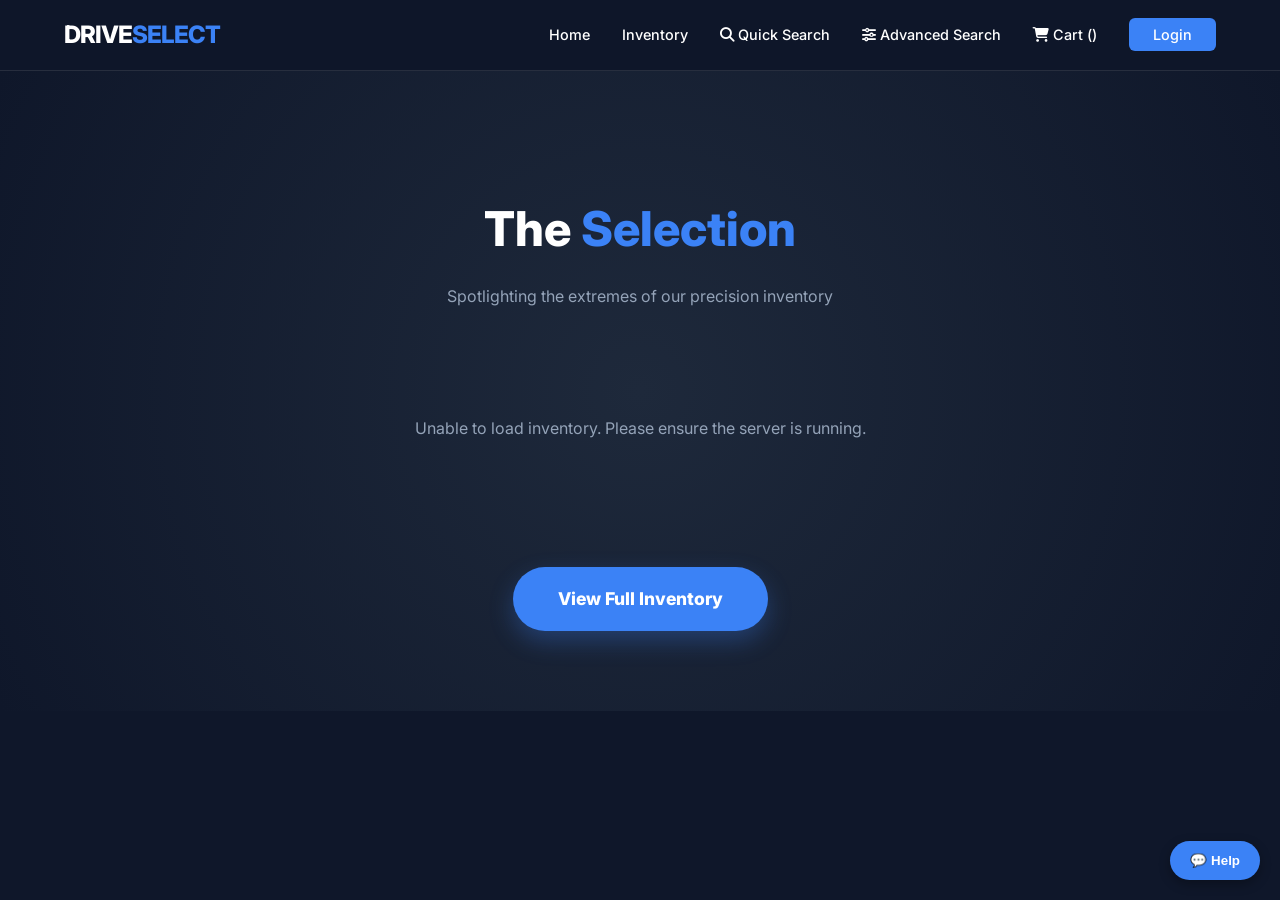
<file: frontend/admin_add_vehicle.html>
<!DOCTYPE html>
<html lang="en">
<head>
    <meta charset="UTF-8">
    <title>Admin - Add New Stock</title>
    <link rel="stylesheet" href="css/style.css">
</head>
<body>
    <header>
        <div class="container">
            <nav>
                <div class="logo">Admin Dashboard</div>
                <ul class="nav-links">
                    <li><a href="index.html">Home</a></li>
                    <li><a href="reports.html">Reports</a></li>
                </ul>
            </nav>
        </div>
    </header>

    <main class="container">
        <section class="auth-container">
            <h2>Add New Vehicle to Inventory</h2>
            <form id="addVehicleForm" class="auth-form">
                <div class="form-grid" style="display: grid; grid-template-columns: 1fr 1fr; gap: 15px;">
                    <input type="text" id="add_make" placeholder="Make (e.g. Toyota)" required>
                    <input type="text" id="add_model" placeholder="Model (e.g. Camry)" required>
                    <input type="number" id="add_year" placeholder="Year" required>
                    <input type="number" id="add_price" placeholder="Price" step="0.01" required>
                    <input type="number" id="add_mileage" placeholder="Mileage">
                    <input type="text" id="add_fuel" placeholder="Fuel Type">
                    <input type="text" id="add_transmission" placeholder="Transmission">
                    <input type="number" id="add_engine" placeholder="Engine Size (e.g. 2.5)" step="0.1">
                </div>
                <textarea id="add_description" placeholder="Vehicle Description" style="width: 100%; margin-top: 15px;"></textarea>
                <button type="submit" class="btn" style="margin-top: 20px; width: 100%;">Add Vehicle to Stock</button>
            </form>
            <div class="form-group">
    <label>Vehicle Image URL</label>
    <input type="text" id="add_image_url" placeholder="https://example.com/car-image.jpg">
</div>
            <div id="addStatus"></div>
        </section>
    </main>

    <script src="js/main.js"></script>
    <script>
        // Restrict page access immediately on the frontend
        document.addEventListener('DOMContentLoaded', () => {
            const user = JSON.parse(localStorage.getItem('currentUser'));
            if (!user || user.role !== 'admin') {
                alert("Access Denied: Admins Only.");
                window.location.href = 'index.html';
            }
        });

        document.getElementById('addVehicleForm').addEventListener('submit', handleAddVehicle);
    </script>
</body>
</html>
</file>
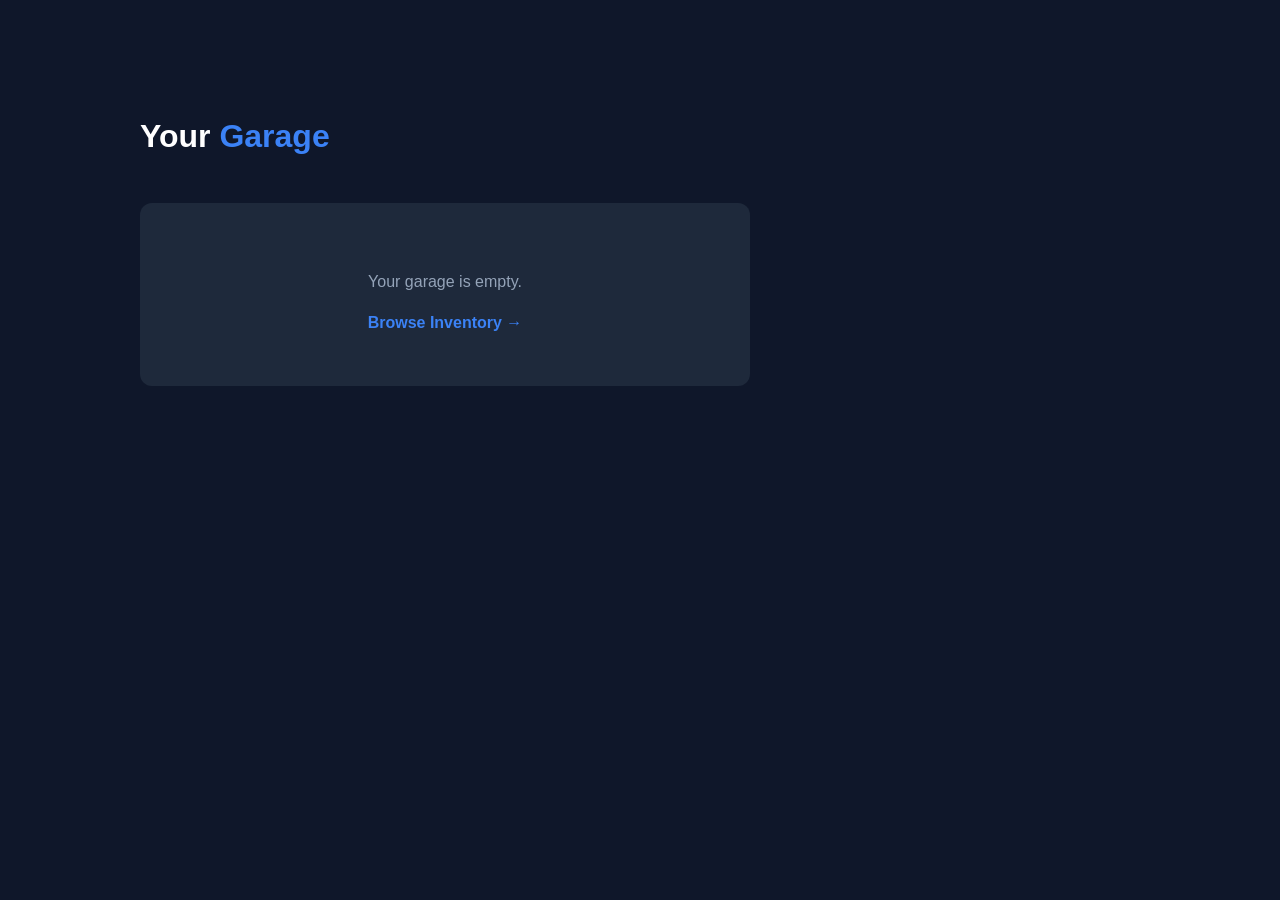
<file: frontend/cart.html>
<!DOCTYPE html>
<html lang="en">
<head>
    <meta charset="UTF-8">
    <meta name="viewport" content="width=device-width, initial-scale=1.0">
    <title>Your Garage | DriveSelect AI</title>
    <link rel="stylesheet" href="css/style.css">
    <style>
        :root {
            --dark-bg: #0f172a;
            --card-bg: #1e293b;
            --accent-blue: #3b82f6;
            --text-gray: #94a3b8;
        }

        body { font-family: 'Inter', sans-serif; background: var(--dark-bg); color: white; margin: 0; }
        
        .container { width: 90%; max-width: 1000px; margin: 50px auto; }
        
        .cart-layout { display: grid; grid-template-columns: 1fr 350px; gap: 40px; }

        /* --- CART ITEMS --- */
        .cart-item {
            background: var(--card-bg);
            border-radius: 12px;
            padding: 20px;
            display: flex;
            align-items: center;
            gap: 20px;
            margin-bottom: 20px;
            border: 1px solid rgba(255,255,255,0.05);
        }

        .cart-item img {
            width: 120px;
            height: 80px;
            object-fit: cover;
            border-radius: 8px;
        }

        .item-info { flex-grow: 1; }
        .item-info h4 { margin: 0; font-size: 1.1rem; }
        .item-info p { color: var(--accent-blue); font-weight: 700; margin: 5px 0 0; }

        .btn-remove {
            background: rgba(239, 68, 68, 0.1);
            color: #ef4444;
            border: 1px solid rgba(239, 68, 68, 0.2);
            padding: 8px 15px;
            border-radius: 6px;
            cursor: pointer;
            font-size: 0.8rem;
        }

        /* --- SUMMARY PANEL --- */
        .summary-card {
            background: var(--card-bg);
            padding: 30px;
            border-radius: 16px;
            height: fit-content;
            border: 1px solid var(--accent-blue);
            position: sticky;
            top: 100px;
        }

        .total-price { font-size: 2rem; font-weight: 800; margin: 15px 0; }

        .btn-checkout {
            background: var(--accent-blue);
            color: white;
            width: 100%;
            padding: 15px;
            border-radius: 10px;
            border: none;
            font-weight: 700;
            cursor: pointer;
            margin-top: 10px;
        }

        @media (max-width: 850px) { .cart-layout { grid-template-columns: 1fr; } }
    </style>
</head>
<body>
    <div class="container">
        <h1 style="font-weight: 800; margin-bottom: 40px;">Your <span style="color: var(--accent-blue);">Garage</span></h1>
        
        <div class="cart-layout">
            <div id="cartItemsContainer">
                </div>

            <div id="cartSummary" class="summary-card">
                <h3 style="margin-top:0;">Order Summary</h3>
                <p style="color: var(--text-gray); margin-bottom: 0;">Grand Total</p>
                <div class="total-price" id="totalPrice">KSh 0</div>
                <button class="btn-checkout" onclick="checkout()">Proceed to Secure Checkout</button>
                <button onclick="clearCart()" style="background:transparent; color: var(--text-gray); border:none; width:100%; margin-top:15px; cursor:pointer;">Clear All Items</button>
            </div>
        </div>
    </div>

    <script src="js/main.js"></script>
    <script>
        document.addEventListener('DOMContentLoaded', () => {
            renderCartPage();
            if (typeof updateUIForLoggedInUser === 'function') updateUIForLoggedInUser();
        });

        function renderCartPage() {
            const container = document.getElementById('cartItemsContainer');
            const summary = document.getElementById('cartSummary');
            let cart = JSON.parse(localStorage.getItem('cart')) || [];
            
            if (cart.length === 0) {
                container.innerHTML = `<div style="padding: 50px; text-align: center; background: var(--card-bg); border-radius:12px;">
                    <p style="color: var(--text-gray);">Your garage is empty.</p>
                    <a href="index.html" style="color: var(--accent-blue); text-decoration: none; font-weight: 600;">Browse Inventory →</a>
                </div>`;
                summary.style.display = 'none';
                return;
            }

            summary.style.display = 'block';
            let total = 0;
            
            container.innerHTML = cart.map((item, index) => {
                total += parseFloat(item.price);
                return `
                    <div class="cart-item">
                        <img src="${item.image_url || 'https://via.placeholder.com/150'}" alt="${item.make}">
                        <div class="item-info">
                            <h4>${item.year} ${item.make} ${item.model}</h4>
                            <p>KSh${Number(item.price).toLocaleString()}</p>
                        </div>
                        <button class="btn-remove" onclick="removeFromCart(${index})">Remove</button>
                    </div>
                `;
            }).join('');
            
            document.getElementById('totalPrice').innerText = `KSh${total.toLocaleString()}`;
        }

        function removeFromCart(index) {
            let cart = JSON.parse(localStorage.getItem('cart')) || [];
            cart.splice(index, 1);
            localStorage.setItem('cart', JSON.stringify(cart));
            renderCartPage();
            if (typeof updateCartUI === 'function') updateCartUI();
        }

        function clearCart() {
            localStorage.setItem('cart', JSON.stringify([]));
            renderCartPage();
            if (typeof updateCartUI === 'function') updateCartUI();
        }
    </script>
</body>
</html>
</file>
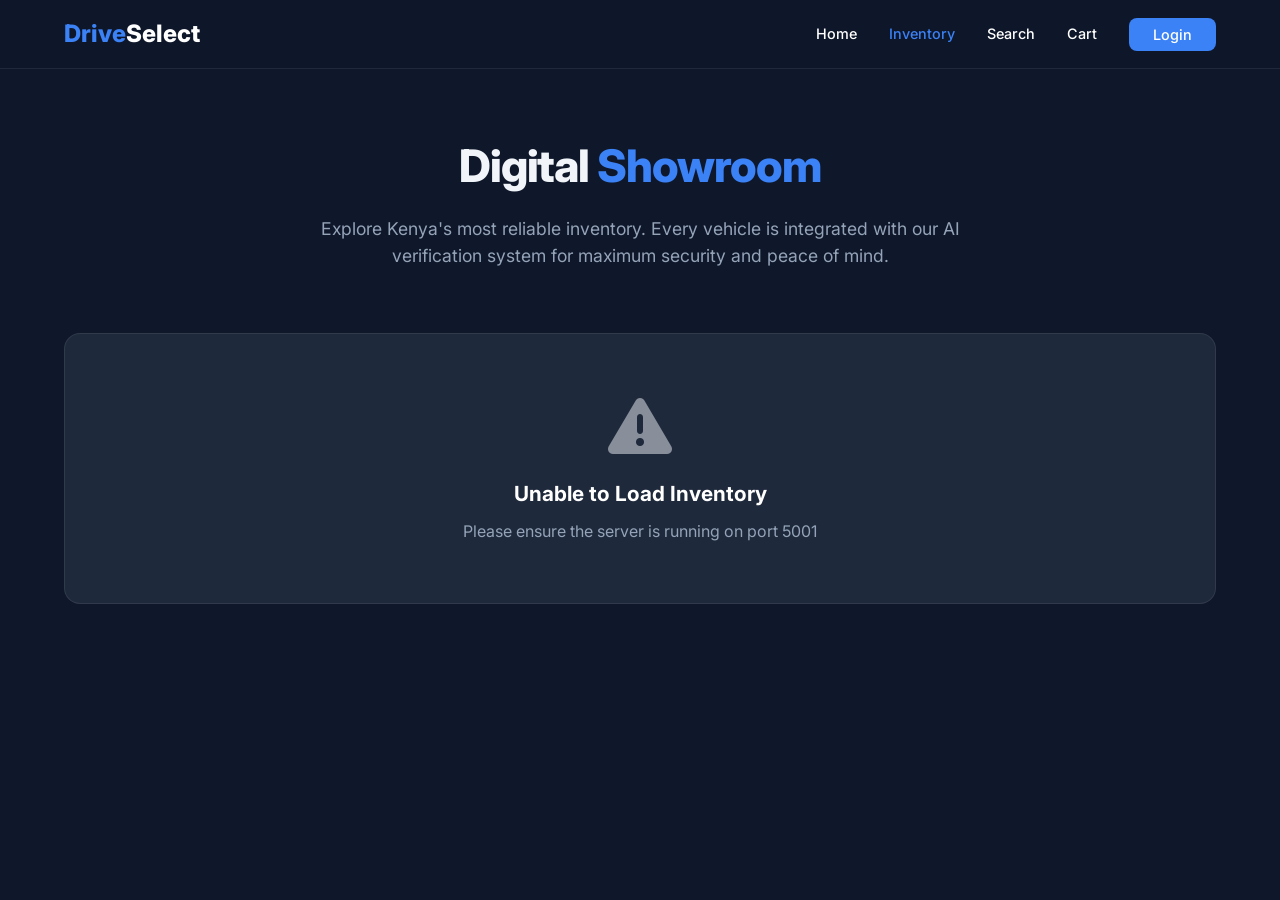
<file: frontend/inventory.html>
<!DOCTYPE html>
<html lang="en">
<head>
    <meta charset="UTF-8">
    <meta name="viewport" content="width=device-width, initial-scale=1.0">
    <title>Showroom | DriveSelect AI</title>
    <link href="https://fonts.googleapis.com/css2?family=Inter:wght@400;500;600;700;800&display=swap" rel="stylesheet">
    <link rel="stylesheet" href="https://cdnjs.cloudflare.com/ajax/libs/font-awesome/6.4.0/css/all.min.css">
    <style>
        /* --- CSS RESET & BASE --- */
        * {
            margin: 0;
            padding: 0;
            box-sizing: border-box;
        }

        :root {
            --dark-bg: #0f172a;
            --card-bg: #1e293b;
            --accent-blue: #3b82f6;
            --text-gray: #94a3b8;
            --glass: rgba(15, 23, 42, 0.95);
            --border: rgba(255, 255, 255, 0.08);
            --danger: #ef4444;
            --success-green: #10b981;
        }

        body {
            font-family: 'Inter', sans-serif;
            background-color: var(--dark-bg);
            color: #f1f5f9;
            line-height: 1.5;
            overflow-x: hidden;
        }

        /* --- PROFESSIONAL NAVBAR --- */
        .navbar {
            position: sticky; 
            top: 0; 
            z-index: 1000;
            background: var(--glass);
            backdrop-filter: blur(12px);
            border-bottom: 1px solid var(--border);
            display: flex; 
            justify-content: space-between;
            align-items: center; 
            padding: 1rem 5%;
        }

        .logo {
            font-weight: 800;
            font-size: 1.5rem;
            text-decoration: none;
            color: white;
            cursor: pointer;
        }

        .logo span {
            color: var(--accent-blue);
        }

        .nav-links { 
            display: flex; 
            gap: 2rem; 
            align-items: center; 
            flex-wrap: wrap;
        }

        .nav-links a { 
            color: white; 
            text-decoration: none; 
            font-weight: 500; 
            font-size: 0.9rem;
            transition: color 0.2s;
        }

        .nav-links a:hover { 
            color: var(--accent-blue); 
        }

        .cart-icon { 
            position: relative; 
        }
        
        #cartCount {
            position: absolute; 
            top: -10px; 
            right: -15px;
            background: var(--accent-blue); 
            color: white;
            font-size: 0.7rem; 
            padding: 2px 7px; 
            border-radius: 50%;
            font-weight: 700;
        }

        /* Login Button */
        .login-btn {
            background: var(--accent-blue);
            padding: 8px 24px;
            border-radius: 8px;
            font-weight: 600;
        }

        .login-btn:hover {
            background: #2563eb;
            color: white !important;
        }

        /* User Dropdown */
        .user-menu {
            position: relative;
        }

        .user-dropdown-btn {
            background: var(--accent-blue);
            padding: 8px 20px;
            border-radius: 8px;
            border: none;
            color: white;
            cursor: pointer;
            font-family: 'Inter', sans-serif;
            display: flex;
            align-items: center;
            gap: 8px;
            font-weight: 500;
        }

        .user-dropdown {
            display: none;
            position: absolute;
            right: 0;
            top: 45px;
            background: var(--card-bg);
            min-width: 180px;
            border-radius: 10px;
            border: 1px solid var(--border);
            box-shadow: 0 4px 12px rgba(0,0,0,0.3);
            z-index: 1000;
        }

        .user-dropdown a {
            display: block;
            padding: 12px 16px;
            color: white;
            text-decoration: none;
            font-size: 0.85rem;
            border-bottom: 1px solid var(--border);
        }

        .user-dropdown a:hover {
            background: var(--accent-blue);
        }

        .user-dropdown a:last-child {
            border-bottom: none;
            color: var(--danger);
        }

        .user-menu:hover .user-dropdown {
            display: block;
        }

        /* --- SHOWROOM HEADER --- */
        .showroom-header {
            padding: 4rem 5% 2rem;
            max-width: 1400px;
            margin: 0 auto;
            text-align: center;
        }

        .showroom-header h1 { 
            font-size: 2.8rem; 
            font-weight: 800; 
            margin-bottom: 1rem;
            letter-spacing: -0.025em;
        }

        .showroom-header h1 span {
            color: var(--accent-blue);
        }

        .showroom-header p { 
            color: var(--text-gray); 
            max-width: 700px; 
            margin: 0 auto;
            font-size: 1.1rem; 
        }

        /* --- INVENTORY CONTAINER --- */
        .inventory-container {
            padding: 2rem 5% 3rem;
            max-width: 1400px;
            margin: 0 auto;
        }

        /* 2x6 GRID: 2 columns horizontally, 6 rows vertically = 12 cards */
        #recommendationsContainer {
            display: grid;
            grid-template-columns: repeat(2, 1fr);
            gap: 25px;
            margin-bottom: 40px;
        }

        /* --- COMPACT VEHICLE CARD --- */
        .vehicle-card {
            background: var(--card-bg);
            border-radius: 12px;
            overflow: hidden;
            border: 1px solid var(--border);
            transition: all 0.3s ease;
            display: flex;
            flex-direction: row;
            cursor: pointer;
            height: auto;
            min-height: 180px;
        }

        .vehicle-card:hover {
            transform: translateY(-3px);
            border-color: var(--accent-blue);
            box-shadow: 0 10px 20px rgba(0, 0, 0, 0.3);
        }

        /* Image Container - Fixed width */
        .vehicle-image-container {
            width: 180px;
            flex-shrink: 0;
            overflow: hidden;
            background: #0f172a;
        }

        .vehicle-card img {
            width: 100%;
            height: 100%;
            object-fit: cover;
            transition: transform 0.3s ease;
        }

        .vehicle-card:hover img {
            transform: scale(1.05);
        }

        /* Card Content - Compact */
        .card-meta {
            padding: 12px 15px;
            flex: 1;
            display: flex;
            flex-direction: column;
            justify-content: space-between;
        }

        .card-header {
            margin-bottom: 8px;
        }

        .card-header h4 {
            font-size: 1rem;
            font-weight: 700;
            margin: 0 0 4px;
            white-space: nowrap;
            overflow: hidden;
            text-overflow: ellipsis;
        }

        .price {
            font-size: 1.1rem;
            font-weight: 800;
            color: var(--accent-blue);
            margin: 4px 0;
        }

        .specs {
            display: flex;
            gap: 12px;
            font-size: 0.7rem;
            color: var(--text-gray);
            margin: 8px 0;
            flex-wrap: wrap;
        }

        .specs span {
            display: flex;
            align-items: center;
            gap: 4px;
        }

        .description-preview {
            font-size: 0.7rem;
            color: var(--text-gray);
            margin: 6px 0;
            line-height: 1.3;
            display: -webkit-box;
            -webkit-line-clamp: 2;
            -webkit-box-orient: vertical;
            overflow: hidden;
        }

        /* Button Group */
        .btn-group {
            display: flex;
            gap: 8px;
            margin-top: 10px;
        }

        .btn-view, .btn-cart, .btn-cash {
            flex: 1;
            padding: 6px 10px;
            border-radius: 6px;
            font-weight: 600;
            cursor: pointer;
            transition: all 0.2s;
            font-size: 0.7rem;
            text-align: center;
            border: none;
        }

        .btn-view {
            background: var(--accent-blue);
            color: white;
        }

        .btn-view:hover {
            background: #2563eb;
        }

        .btn-cart {
            background: rgba(59, 130, 246, 0.15);
            color: var(--accent-blue);
            border: 1px solid var(--accent-blue);
        }

        .btn-cart:hover:not(:disabled) {
            background: var(--accent-blue);
            color: white;
        }

        .btn-cart:disabled {
            opacity: 0.5;
            cursor: not-allowed;
        }

        .btn-cash {
            background: var(--success-green);
            color: white;
        }

        .btn-cash:hover {
            background: #059669;
        }

        /* --- PAGINATION CONTROLS - HORIZONTAL AT BOTTOM --- */
        .pagination-wrapper {
            margin-top: 20px;
            margin-bottom: 20px;
            display: flex;
            justify-content: center;
            align-items: center;
            gap: 15px;
            flex-wrap: wrap;
        }

        .page-btn {
            background: var(--card-bg);
            border: 1px solid var(--border);
            color: white;
            padding: 10px 20px;
            border-radius: 8px;
            cursor: pointer;
            font-weight: 600;
            transition: all 0.2s;
            display: flex;
            align-items: center;
            gap: 8px;
            font-size: 0.85rem;
        }

        .page-btn:hover:not(:disabled) {
            background: var(--accent-blue);
            border-color: var(--accent-blue);
            transform: translateY(-2px);
        }

        .page-btn:disabled {
            opacity: 0.4;
            cursor: not-allowed;
        }

        .pagination-numbers {
            display: flex;
            gap: 8px;
            flex-wrap: wrap;
            justify-content: center;
        }

        .page-number {
            background: var(--card-bg);
            border: 1px solid var(--border);
            color: white;
            min-width: 40px;
            height: 40px;
            display: flex;
            align-items: center;
            justify-content: center;
            border-radius: 8px;
            cursor: pointer;
            transition: all 0.2s;
            font-weight: 500;
            font-size: 0.9rem;
        }

        .page-number:hover {
            background: var(--accent-blue);
            border-color: var(--accent-blue);
        }

        .page-number.active {
            background: var(--accent-blue);
            border-color: var(--accent-blue);
        }

        .page-ellipsis {
            color: var(--text-gray);
            display: flex;
            align-items: center;
            padding: 0 5px;
        }

        /* Page Info */
        .page-info {
            text-align: center;
            margin-top: 15px;
            margin-bottom: 30px;
            color: var(--text-gray);
            font-size: 0.85rem;
        }

        /* Loading State */
        .loading-state {
            text-align: center;
            padding: 60px 20px;
            color: var(--text-gray);
            grid-column: 1 / -1;
        }

        .loading-spinner {
            width: 50px;
            height: 50px;
            border: 3px solid rgba(59, 130, 246, 0.2);
            border-top-color: var(--accent-blue);
            border-radius: 50%;
            animation: spin 1s linear infinite;
            margin: 0 auto 20px;
        }

        @keyframes spin {
            to { transform: rotate(360deg); }
        }

        /* Empty State */
        .empty-state {
            text-align: center;
            padding: 60px 20px;
            background: var(--card-bg);
            border-radius: 16px;
            border: 1px solid var(--border);
            grid-column: 1 / -1;
        }

        .empty-state i {
            font-size: 4rem;
            margin-bottom: 20px;
            opacity: 0.5;
        }

        .empty-state h3 {
            font-size: 1.3rem;
            margin-bottom: 10px;
            color: white;
        }

        .empty-state p {
            color: var(--text-gray);
        }

        /* Mobile: Single column */
        @media (max-width: 768px) {
            #recommendationsContainer {
                grid-template-columns: 1fr;
                gap: 15px;
            }
            
            .showroom-header h1 { 
                font-size: 2rem; 
            }
            
            .navbar {
                padding: 0.8rem 5%;
            }
            
            .nav-links {
                gap: 0.8rem;
            }
            
            .nav-links a {
                font-size: 0.8rem;
            }
            
            .login-btn {
                padding: 6px 16px;
            }
            
            .pagination-wrapper {
                gap: 8px;
            }
            
            .page-btn {
                padding: 8px 14px;
                font-size: 0.75rem;
            }
            
            .page-number {
                min-width: 34px;
                height: 34px;
                font-size: 0.8rem;
            }
        }

        /* Tablet: Keep 2 columns */
        @media (min-width: 769px) and (max-width: 1024px) {
            #recommendationsContainer {
                gap: 18px;
            }
            
            .vehicle-image-container {
                width: 150px;
            }
            
            .card-meta {
                padding: 10px 12px;
            }
        }
    </style>
</head>
<body>

    <nav class="navbar">
        <div class="logo" onclick="window.location.href='index.html'">
            <span style="color: var(--accent-blue);">Drive</span>Select
        </div>
        <div class="nav-links">
            <a href="index.html">Home</a>
            <a href="inventory.html" style="color: var(--accent-blue);">Inventory</a>
            <a href="search.html">Search</a>
            <a href="cart.html" class="cart-icon">
                Cart <span id="cartCount">0</span>
            </a>
            <div id="authContainer">
                <a href="login.html" class="login-btn">Login</a>
            </div>
        </div>
    </nav>

    <header class="showroom-header">
        <h1>Digital <span>Showroom</span></h1>
        <p>Explore Kenya's most reliable inventory. Every vehicle is integrated with our AI verification system for maximum security and peace of mind.</p>
    </header>

    <main class="inventory-container">
        <div id="recommendationsContainer">
            <div class="loading-state">
                <div class="loading-spinner"></div>
                <p>Loading inventory...</p>
            </div>
        </div>

        <!-- Pagination Controls - Horizontally at Bottom -->
        <div id="paginationControls" class="pagination-wrapper"></div>
        <div id="pageInfo" class="page-info"></div>
    </main>

    <script src="js/main.js"></script>
    
    <script>
        // Global state
        let currentUser = null;
        let allVehicles = [];
        let currentPage = 1;
        let itemsPerPage = 12; // 2 columns x 6 rows = 12 vehicles
        let cart = [];

        // Load cart from localStorage
        function loadCart() {
            const savedCart = localStorage.getItem('cart');
            if (savedCart) {
                try {
                    cart = JSON.parse(savedCart);
                } catch(e) {
                    cart = [];
                }
            }
            updateCartUI();
        }

        // Save cart
        function saveCart() {
            localStorage.setItem('cart', JSON.stringify(cart));
            updateCartUI();
        }

        // Update cart count display
        function updateCartUI() {
            const countEl = document.getElementById('cartCount');
            if (countEl) {
                countEl.innerText = cart.length;
            }
        }

        // Update auth UI
        function updateAuthUI() {
            const savedUser = localStorage.getItem('currentUser');
            if (savedUser) {
                currentUser = JSON.parse(savedUser);
                const authContainer = document.getElementById('authContainer');
                if (authContainer && currentUser) {
                    authContainer.innerHTML = `
                        <div class="user-menu">
                            <button class="user-dropdown-btn">
                                <i class="fas fa-user-circle"></i> ${currentUser.username}
                            </button>
                            <div class="user-dropdown">
                                <a href="purchase-confirmation.html"><i class="fas fa-shopping-bag"></i> My Orders</a>
                                <a href="#" onclick="handleLogout()"><i class="fas fa-sign-out-alt"></i> Logout</a>
                            </div>
                        </div>
                    `;
                }
            }
        }

        function handleLogout() {
            localStorage.removeItem('currentUser');
            localStorage.removeItem('cart');
            window.location.href = 'index.html';
        }

        // Load vehicles from API
        async function loadVehicles() {
            try {
                const response = await fetch('http://localhost:5001/api/vehicles');
                if (!response.ok) throw new Error('Failed to load vehicles');
                allVehicles = await response.json();
                renderInventoryPage(1);
            } catch (error) {
                console.error('Error loading vehicles:', error);
                const container = document.getElementById('recommendationsContainer');
                container.innerHTML = `
                    <div class="empty-state">
                        <i class="fas fa-exclamation-triangle"></i>
                        <h3>Unable to Load Inventory</h3>
                        <p>Please ensure the server is running on port 5001</p>
                    </div>
                `;
            }
        }

        // Check if vehicle is in cart
        function isInCart(vehicleId) {
            return cart.some(item => item.id === vehicleId);
        }

        // Add to cart
        async function addToCart(vehicleId) {
            if (!currentUser) {
                alert("Please login to add items to your cart.");
                window.location.href = 'login.html';
                return;
            }
            
            if (isInCart(vehicleId)) {
                alert("This vehicle is already in your cart.");
                return;
            }
            
            try {
                const response = await fetch(`http://localhost:5001/api/vehicles/${vehicleId}`);
                if (!response.ok) throw new Error('Vehicle not found');
                const vehicle = await response.json();
                
                cart.push(vehicle);
                saveCart();
                alert(`${vehicle.make} ${vehicle.model} added to cart!`);
                
                renderInventoryPage(currentPage);
            } catch (error) {
                console.error('Error adding to cart:', error);
                alert('Could not add vehicle to cart.');
            }
        }

        // Initiate purchase
        function initiatePurchase(vehicleId, method) {
            if (!currentUser) {
                alert("Please login to make a purchase");
                window.location.href = 'login.html';
                return;
            }
            window.location.href = `vehicle-details.html?id=${vehicleId}`;
        }

        // View vehicle details
        function viewVehicleDetails(vehicleId) {
            window.location.href = `vehicle-details.html?id=${vehicleId}`;
        }

        // Render inventory page
        function renderInventoryPage(page) {
            if (!allVehicles || allVehicles.length === 0) {
                const container = document.getElementById('recommendationsContainer');
                container.innerHTML = `
                    <div class="empty-state">
                        <i class="fas fa-car"></i>
                        <h3>No Vehicles Available</h3>
                        <p>Check back soon for new inventory!</p>
                    </div>
                `;
                document.getElementById('paginationControls').innerHTML = '';
                document.getElementById('pageInfo').innerHTML = '';
                return;
            }

            currentPage = page;
            const totalPages = Math.ceil(allVehicles.length / itemsPerPage);
            const start = (currentPage - 1) * itemsPerPage;
            const pageVehicles = allVehicles.slice(start, start + itemsPerPage);

            // Render vehicles in 2x6 grid
            const container = document.getElementById('recommendationsContainer');
            container.innerHTML = pageVehicles.map(vehicle => {
                const inCart = isInCart(vehicle.id);
                const carImage = vehicle.image_url || 'https://images.unsplash.com/photo-1494976388531-d1058494cdd8?w=500';
                
                return `
                    <div class="vehicle-card">
                        <div class="vehicle-image-container" onclick="viewVehicleDetails(${vehicle.id})">
                            <img src="${carImage}" alt="${vehicle.make} ${vehicle.model}" loading="lazy">
                        </div>
                        <div class="card-meta">
                            <div class="card-header">
                                <h4 onclick="viewVehicleDetails(${vehicle.id})">${vehicle.year} ${vehicle.make} ${vehicle.model}</h4>
                                <p class="price">KSh ${Number(vehicle.price).toLocaleString()}</p>
                            </div>
                            <div class="specs">
                                <span><i class="fas fa-tachometer-alt"></i> ${(vehicle.mileage || 0).toLocaleString()} mi</span>
                                <span><i class="fas fa-gas-pump"></i> ${vehicle.fuel_type || 'N/A'}</span>
                                <span><i class="fas fa-cogs"></i> ${vehicle.transmission || 'N/A'}</span>
                            </div>
                            <div class="description-preview">
                                ${vehicle.description ? vehicle.description.substring(0, 80) + '...' : 'No description available.'}
                            </div>
                            <div class="btn-group">
                                <button class="btn-view" onclick="viewVehicleDetails(${vehicle.id})">
                                    <i class="fas fa-info-circle"></i> Details
                                </button>
                                ${currentUser ? 
                                    `<button class="btn-cart" onclick="addToCart(${vehicle.id})" ${inCart ? 'disabled' : ''}>
                                        <i class="fas fa-cart-plus"></i> ${inCart ? 'In Cart' : 'Cart'}
                                     </button>
                                     <button class="btn-cash" onclick="initiatePurchase(${vehicle.id}, 'mpesa')">
                                        <i class="fas fa-mobile-alt"></i> Buy
                                     </button>` : 
                                    `<button class="btn-view" onclick="window.location.href='login.html'">
                                        <i class="fas fa-lock"></i> Login
                                     </button>`
                                }
                            </div>
                        </div>
                    </div>
                `;
            }).join('');

            // Render pagination controls horizontally at bottom
            renderPagination(totalPages);
            
            // Render page info
            const pageInfo = document.getElementById('pageInfo');
            const startNum = start + 1;
            const endNum = Math.min(start + itemsPerPage, allVehicles.length);
            pageInfo.innerHTML = `Showing ${startNum} - ${endNum} of ${allVehicles.length} vehicles`;
        }

        // Render pagination controls - Horizontal layout
        function renderPagination(totalPages) {
            const paginationContainer = document.getElementById('paginationControls');
            
            if (totalPages <= 1) {
                paginationContainer.innerHTML = '';
                return;
            }

            let html = `
                <button class="page-btn" onclick="goToPage(${currentPage - 1})" ${currentPage === 1 ? 'disabled' : ''}>
                    <i class="fas fa-chevron-left"></i> Prev
                </button>
                <div class="pagination-numbers">
            `;

            const maxVisible = 5;
            let startPage = Math.max(1, currentPage - Math.floor(maxVisible / 2));
            let endPage = Math.min(totalPages, startPage + maxVisible - 1);

            if (endPage - startPage + 1 < maxVisible) {
                startPage = Math.max(1, endPage - maxVisible + 1);
            }

            if (startPage > 1) {
                html += `<div class="page-number" onclick="goToPage(1)">1</div>`;
                if (startPage > 2) html += `<span class="page-ellipsis">...</span>`;
            }

            for (let i = startPage; i <= endPage; i++) {
                html += `<div class="page-number ${i === currentPage ? 'active' : ''}" onclick="goToPage(${i})">${i}</div>`;
            }

            if (endPage < totalPages) {
                if (endPage < totalPages - 1) html += `<span class="page-ellipsis">...</span>`;
                html += `<div class="page-number" onclick="goToPage(${totalPages})">${totalPages}</div>`;
            }

            html += `
                </div>
                <button class="page-btn" onclick="goToPage(${currentPage + 1})" ${currentPage === totalPages ? 'disabled' : ''}>
                    Next <i class="fas fa-chevron-right"></i>
                </button>
            `;

            paginationContainer.innerHTML = html;
        }

        // Go to specific page
        function goToPage(page) {
            if (page < 1 || page > Math.ceil(allVehicles.length / itemsPerPage)) return;
            currentPage = page;
            renderInventoryPage(currentPage);
            window.scrollTo({ top: 0, behavior: 'smooth' });
        }

        // Initialize page
        document.addEventListener('DOMContentLoaded', () => {
            loadCart();
            updateAuthUI();
            loadVehicles();
        });

        // Make functions global
        window.viewVehicleDetails = viewVehicleDetails;
        window.goToPage = goToPage;
        window.handleLogout = handleLogout;
        window.addToCart = addToCart;
        window.initiatePurchase = initiatePurchase;
    </script>
</body>
</html>
</file>
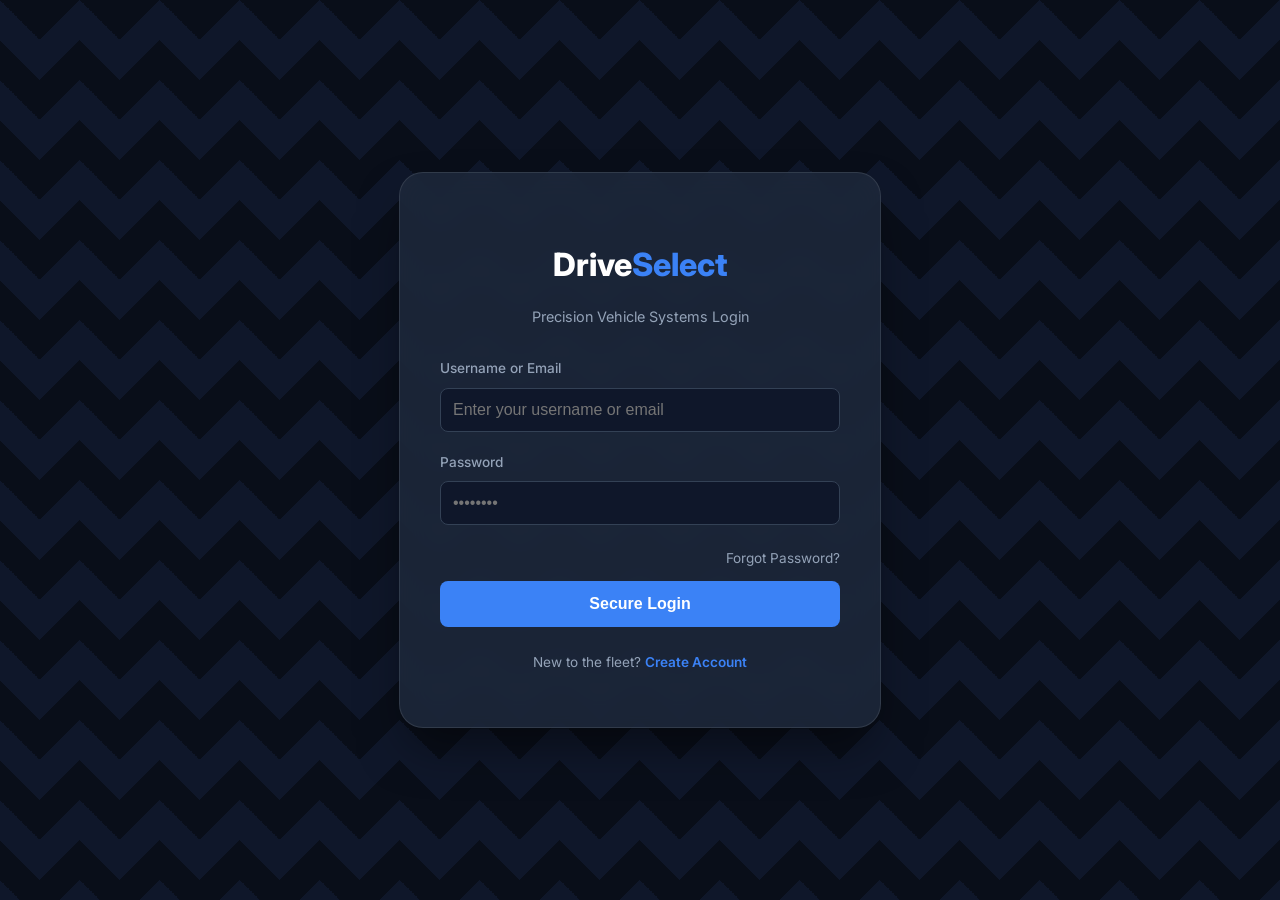
<file: frontend/login.html>
<!DOCTYPE html>
<html lang="en">
<head>
    <meta charset="UTF-8">
    <meta name="viewport" content="width=device-width, initial-scale=1.0">
    <title>Login | DriveSelect AI</title>
    <link rel="stylesheet" href="css/style.css">
    <link href="https://fonts.googleapis.com/css2?family=Inter:wght@400;600;800&display=swap" rel="stylesheet">
    <style>
        :root {
            --dark-bg: #0f172a;
            --card-bg: rgba(30, 41, 59, 0.85);
            --accent-blue: #3b82f6;
            --text-gray: #94a3b8;
        }

        body {
            display: flex;
            justify-content: center;
            align-items: center;
            min-height: 100vh;
            margin: 0;
            font-family: 'Inter', sans-serif;
            color: white;
            background-color: var(--dark-bg);
            background-image: 
                linear-gradient(135deg, rgba(0,0,0,0.4) 25%, transparent 25%), 
                linear-gradient(225deg, rgba(0,0,0,0.4) 25%, transparent 25%), 
                linear-gradient(45deg, rgba(0,0,0,0.4) 25%, transparent 25%), 
                linear-gradient(315deg, rgba(0,0,0,0.4) 25%, var(--dark-bg) 25%);
            background-position: 40px 0, 40px 0, 0 0, 0 0;
            background-size: 80px 80px;
            background-repeat: repeat;
        }

        .login-container {
            background: var(--card-bg);
            backdrop-filter: blur(15px);
            padding: 40px;
            border-radius: 24px;
            border: 1px solid rgba(255, 255, 255, 0.1);
            width: 100%;
            max-width: 400px;
            box-shadow: 0 25px 50px -12px rgba(0, 0, 0, 0.5);
            text-align: center;
        }

        h2 { 
            font-weight: 800; 
            font-size: 2rem; 
            margin-bottom: 5px; 
            color: white;
        }
        
        h2 span { 
            color: var(--accent-blue); 
        }
        
        .subtitle { 
            text-align: center; 
            color: var(--text-gray); 
            font-size: 0.9rem; 
            margin-bottom: 30px; 
        }

        .form-group { 
            margin-bottom: 20px; 
            text-align: left;
        }
        
        .form-group label { 
            display: block; 
            margin-bottom: 8px; 
            color: var(--text-gray); 
            font-size: 0.85rem; 
            font-weight: 500;
        }
        
        input {
            width: 100%;
            padding: 12px;
            background: #0f172a;
            border: 1px solid #334155;
            border-radius: 8px;
            color: white;
            font-size: 16px;
            box-sizing: border-box;
            transition: 0.3s;
        }

        input:focus { 
            border-color: var(--accent-blue); 
            outline: none; 
            box-shadow: 0 0 0 2px rgba(59, 130, 246, 0.2); 
        }

        .btn-login {
            width: 100%;
            padding: 14px;
            background: var(--accent-blue);
            border: none;
            border-radius: 8px;
            color: white;
            font-weight: 800;
            font-size: 16px;
            cursor: pointer;
            transition: 0.3s;
            margin-top: 10px;
        }

        .btn-login:hover { 
            transform: translateY(-2px); 
            background: #2563eb; 
        }

        .forgot-password {
            margin-top: 15px;
            text-align: right;
        }
        
        .forgot-password a {
            color: var(--text-gray);
            font-size: 0.85rem;
            text-decoration: none;
            transition: color 0.3s;
        }
        
        .forgot-password a:hover {
            color: var(--accent-blue);
        }

        .auth-footer { 
            text-align: center; 
            margin-top: 25px; 
            color: var(--text-gray); 
            font-size: 0.85rem; 
        }
        
        .auth-footer a { 
            color: var(--accent-blue); 
            text-decoration: none; 
            font-weight: 600;
            transition: color 0.3s;
        }
        
        .auth-footer a:hover {
            text-decoration: underline;
        }
    </style>
</head>
<body>
    <div class="login-container">
        <h2>Drive<span>Select</span></h2>
        <p class="subtitle">Precision Vehicle Systems Login</p>
        
        <form id="loginForm">
            <div class="form-group">
                <label for="username">Username or Email</label>
                <input type="text" id="username" name="username" required placeholder="Enter your username or email">
            </div>
            <div class="form-group">
                <label for="password">Password</label>
                <input type="password" id="password" name="password" required placeholder="••••••••">
            </div>
            
            <!-- Forgot Password Link -->
            <div class="forgot-password">
                <a href="forgot-password.html">Forgot Password?</a>
            </div>
            
            <button type="submit" class="btn-login">Secure Login</button>
        </form>
        
        <p class="auth-footer">
            New to the fleet? <a href="register.html">Create Account</a>
        </p>
    </div>

    <script>
        const API_BASE_URL = 'http://localhost:5001/api';

        document.getElementById('loginForm').onsubmit = async (e) => {
            e.preventDefault();
            
            // Getting the actual values from the inputs
            const loginId = document.getElementById('username').value;
            const password = document.getElementById('password').value;

            try {
                const response = await fetch(`${API_BASE_URL}/login`, {
                    method: 'POST',
                    headers: { 'Content-Type': 'application/json' },
                    body: JSON.stringify({ 
                        username: loginId, 
                        password: password 
                    })
                });

                const result = await response.json();

                if (response.ok) {
                    // Save the user data to localStorage
                    localStorage.setItem('currentUser', JSON.stringify(result.user));
                    
                    // Show success message
                    alert(`Welcome ${result.user.username}! Login successful.`);
                    
                    // Redirect based on user role
                    if (result.user.role === 'admin') {
                        window.location.href = 'admin-dashboard.html';
                    } else {
                        window.location.href = 'index.html';
                    }
                } else {
                    alert("Login failed: " + (result.error || "Invalid credentials"));
                }
            } catch (error) {
                console.error('Login error:', error);
                alert("Cannot connect to server. Please make sure the application is running on port 5001.");
            }
        };

        // Check if user is already logged in
        window.onload = function() {
            const currentUser = localStorage.getItem('currentUser');
            if (currentUser) {
                const user = JSON.parse(currentUser);
                if (confirm(`You are already logged in as ${user.username}. Do you want to logout?`)) {
                    localStorage.removeItem('currentUser');
                } else {
                    // Redirect based on role
                    if (user.role === 'admin') {
                        window.location.href = 'admin-dashboard.html';
                    } else {
                        window.location.href = 'index.html';
                    }
                }
            }
        };
    </script>
</body>
</html>
</file>
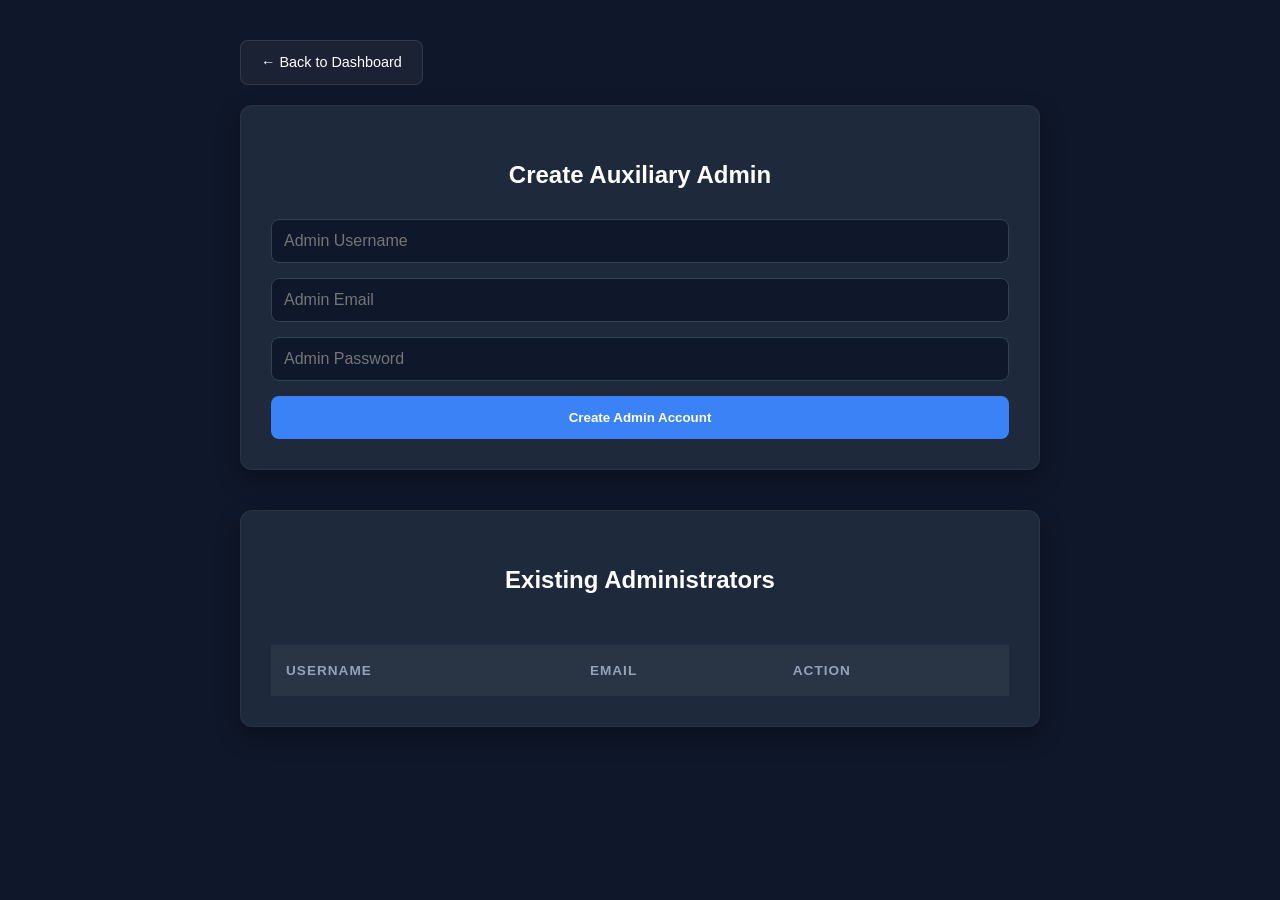
<file: frontend/manage_admins.html>
<!DOCTYPE html>
<html lang="en">
<head>
    <meta charset="UTF-8">
    <meta name="viewport" content="width=device-width, initial-scale=1.0">
    <title>Manage Admins | DriveSelect AI</title>
    <link rel="stylesheet" href="css/style.css">
    <style>
        :root {
            --dark-bg: #0f172a;
            --card-bg: #1e293b;
            --accent-blue: #3b82f6;
            --text-gray: #94a3b8;
            --danger: #ef4444;
        }

        body {
            font-family: 'Inter', sans-serif;
            background-color: var(--dark-bg);
            color: white;
            margin: 0;
            display: flex;
            flex-direction: column;
            align-items: center;
        }

        .admin-container {
            width: 90%;
            max-width: 800px;
            margin: 40px auto;
            text-align: center;
        }

        .back-nav {
            width: 100%;
            display: flex;
            justify-content: flex-start;
            margin-bottom: 20px;
        }

        .back-btn {
            background: rgba(255,255,255,0.05);
            color: white;
            text-decoration: none;
            padding: 10px 20px;
            border-radius: 8px;
            border: 1px solid rgba(255,255,255,0.1);
            font-size: 0.9rem;
            transition: 0.3s;
        }

        .back-btn:hover {
            background: rgba(255,255,255,0.1);
        }

        .glass-card {
            background: var(--card-bg);
            padding: 30px;
            border-radius: 12px;
            border: 1px solid rgba(255,255,255,0.05);
            box-shadow: 0 10px 25px rgba(0,0,0,0.3);
            margin-bottom: 40px;
        }

        h2 { margin-bottom: 25px; font-weight: 700; }

        .auth-form {
            display: flex;
            flex-direction: column;
            gap: 15px;
        }

        input {
            background: #0f172a;
            border: 1px solid #334155;
            color: white;
            padding: 12px;
            border-radius: 8px;
            font-size: 1rem;
        }

        input:focus {
            outline: none;
            border-color: var(--accent-blue);
        }

        .btn {
            background: var(--accent-blue);
            color: white;
            border: none;
            padding: 14px;
            border-radius: 8px;
            font-weight: 600;
            cursor: pointer;
            transition: 0.3s;
        }

        .btn:hover {
            opacity: 0.9;
            transform: translateY(-2px);
        }

        /* Table Styling */
        .table-container {
            width: 100%;
            overflow-x: auto;
        }

        table {
            width: 100%;
            border-collapse: collapse;
            text-align: left;
            margin-top: 20px;
        }

        th {
            background: rgba(255,255,255,0.05);
            padding: 15px;
            color: var(--text-gray);
            font-size: 0.85rem;
            text-transform: uppercase;
            letter-spacing: 1px;
        }

        td {
            padding: 15px;
            border-bottom: 1px solid rgba(255,255,255,0.05);
        }

        .delete-btn {
            background: var(--danger);
            color: white;
            border: none;
            padding: 8px 12px;
            border-radius: 6px;
            cursor: pointer;
            font-size: 0.8rem;
            transition: 0.2s;
        }

        .delete-btn:hover {
            filter: brightness(1.2);
        }
    </style>
</head>
<body>

    <div class="admin-container">
        <div class="back-nav">
            <a href="admin-dashboard.html" class="back-btn">← Back to Dashboard</a>
        </div>

        <section class="glass-card">
            <h2>Create Auxiliary Admin</h2>
            <form id="addAdminForm" class="auth-form">
                <input type="text" id="admin_user" placeholder="Admin Username" required>
                <input type="email" id="admin_email" placeholder="Admin Email" required>
                <input type="password" id="admin_pass" placeholder="Admin Password" required>
                <button type="submit" class="btn">Create Admin Account</button>
            </form>
        </section>

        <section class="glass-card">
            <h2>Existing Administrators</h2>
            <div class="table-container">
                <table>
                    <thead>
                        <tr>
                            <th>Username</th>
                            <th>Email</th>
                            <th>Action</th>
                        </tr>
                    </thead>
                    <tbody id="adminList">
                        </tbody>
                </table>
            </div>
        </section>
    </div>

    <script>
        // Form Submission
        document.getElementById('addAdminForm').onsubmit = async (e) => {
            e.preventDefault();
            const adminData = {
                username: document.getElementById('admin_user').value,
                email: document.getElementById('admin_email').value,
                password: document.getElementById('admin_pass').value
            };

            try {
                const response = await fetch('http://localhost:5001/api/admin/add-aux-admin', {
                    method: 'POST',
                    headers: { 'Content-Type': 'application/json' },
                    body: JSON.stringify(adminData)
                });
                const result = await response.json();
                if (response.ok) {
                    alert("Success: " + result.message);
                    document.getElementById('addAdminForm').reset();
                    fetchAdmins(); // Refresh table
                } else {
                    alert("Error: " + result.error);
                }
            } catch (error) {
                alert("Server connection failed.");
            }
        };

        // Load Admin List
        async function fetchAdmins() {
            try {
                const response = await fetch('http://localhost:5001/api/admin/list');
                const admins = await response.json();
                const tbody = document.getElementById('adminList');
                
                tbody.innerHTML = admins.map(admin => `
                    <tr>
                        <td>${admin.username}</td>
                        <td>${admin.email}</td>
                        <td>
                            <button onclick="deleteAdmin(${admin.id})" class="delete-btn">Delete</button>
                        </td>
                    </tr>
                `).join('');
            } catch (err) {
                console.error("Failed to fetch admins");
            }
        }

        // Delete Admin
        async function deleteAdmin(adminId) {
            if (!confirm("Are you sure you want to remove this admin?")) return;
            try {
                const response = await fetch(`http://localhost:5001/api/admin/delete/${adminId}`, {
                    method: 'DELETE'
                });
                const result = await response.json();
                if (response.ok) {
                    alert(result.message);
                    fetchAdmins();
                } else {
                    alert(result.error);
                }
            } catch (err) {
                alert("Delete failed.");
            }
        }

        // Initial Load
        document.addEventListener('DOMContentLoaded', fetchAdmins);
    </script>
</body>
</html>
</file>
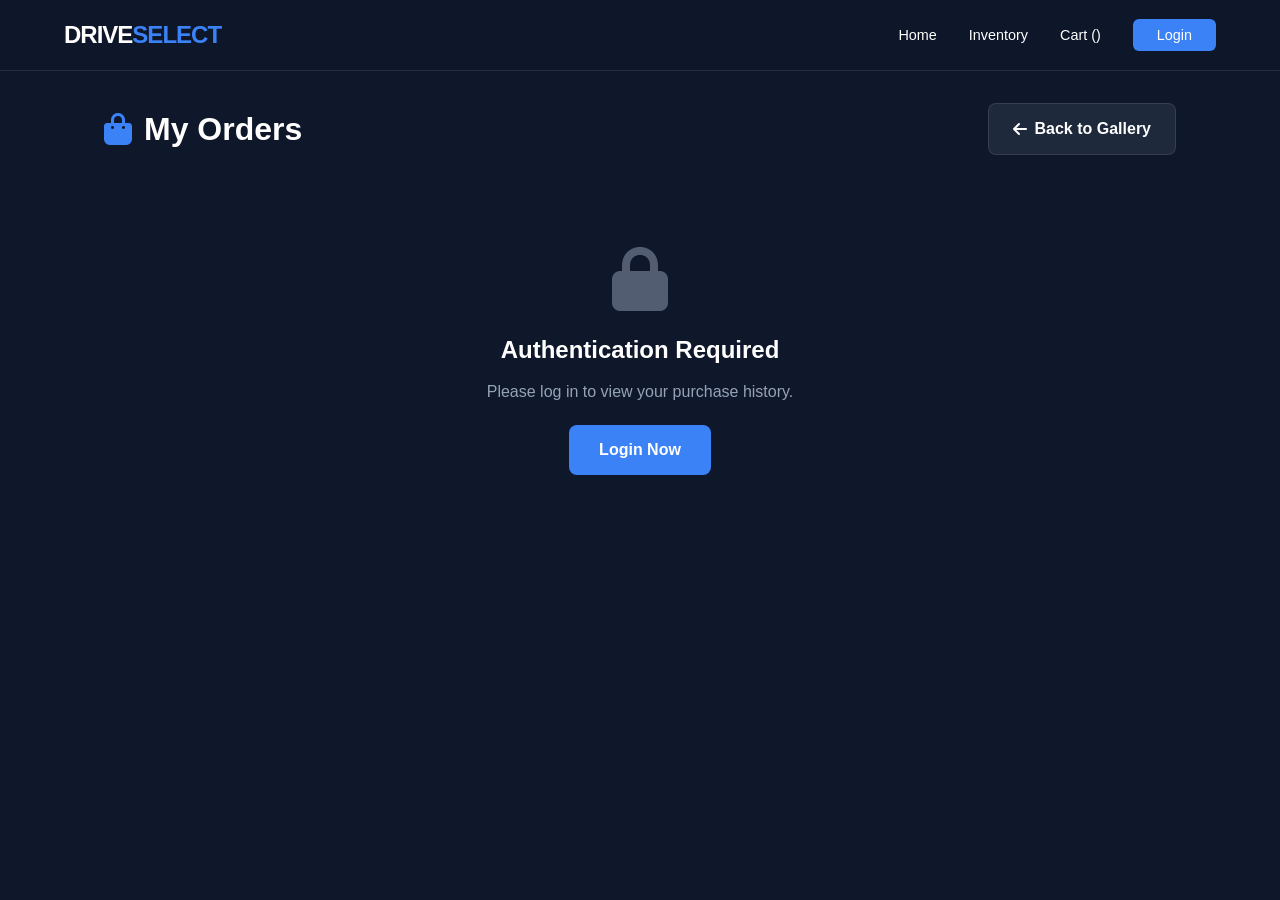
<file: frontend/purchase-confirmation.html>
<!DOCTYPE html>
<html lang="en">
<head>
    <meta charset="UTF-8">
    <meta name="viewport" content="width=device-width, initial-scale=1.0">
    <title>My Orders | DriveSelect AI</title>
    <link rel="stylesheet" href="css/style.css">
    <link rel="stylesheet" href="https://cdnjs.cloudflare.com/ajax/libs/font-awesome/6.4.0/css/all.min.css">
    <style>
        :root {
            --dark-bg: #0f172a;
            --card-bg: #1e293b;
            --accent-blue: #3b82f6;
            --text-gray: #94a3b8;
            --success-green: #10b981;
            --pending-orange: #f59e0b;
            --danger-red: #ef4444;
        }

        * {
            margin: 0;
            padding: 0;
            box-sizing: border-box;
        }

        body {
            font-family: 'Inter', sans-serif;
            background: var(--dark-bg);
            color: white;
            min-height: 100vh;
        }

        /* Navbar Styles */
        .navbar {
            position: sticky;
            top: 0;
            z-index: 1000;
            background: rgba(15, 23, 42, 0.95);
            backdrop-filter: blur(12px);
            border-bottom: 1px solid rgba(255,255,255,0.1);
            display: flex;
            justify-content: space-between;
            align-items: center;
            padding: 1rem 5%;
        }

        .logo {
            font-weight: 800;
            font-size: 1.5rem;
            letter-spacing: -1px;
            cursor: pointer;
        }

        .logo span {
            color: var(--accent-blue);
        }

        .nav-links {
            display: flex;
            align-items: center;
            gap: 2rem;
            list-style: none;
            margin: 0;
            padding: 0;
        }

        .nav-links a {
            text-decoration: none;
            color: white;
            font-weight: 500;
            font-size: 0.9rem;
            transition: 0.3s;
        }

        .nav-links a:hover {
            color: var(--accent-blue);
        }

        .login-btn {
            background: var(--accent-blue);
            padding: 8px 24px;
            border-radius: 6px;
            font-weight: 600;
            color: white !important;
        }

        /* Container */
        .container {
            max-width: 1200px;
            margin: 0 auto;
            padding: 2rem 5%;
        }

        /* Header Section */
        .header-section {
            display: flex;
            justify-content: space-between;
            align-items: center;
            margin-bottom: 2rem;
            flex-wrap: wrap;
            gap: 1rem;
        }

        .header-section h1 {
            font-size: 2rem;
            font-weight: 800;
            display: flex;
            align-items: center;
            gap: 12px;
        }

        .header-section h1 i {
            color: var(--accent-blue);
            font-size: 2rem;
        }

        .btn-back {
            background: var(--card-bg);
            color: white;
            padding: 12px 24px;
            border-radius: 8px;
            text-decoration: none;
            font-weight: 600;
            transition: 0.3s;
            display: inline-flex;
            align-items: center;
            gap: 8px;
            border: 1px solid rgba(255,255,255,0.1);
        }

        .btn-back:hover {
            background: var(--accent-blue);
            transform: translateY(-2px);
            border-color: var(--accent-blue);
        }

        /* Stats Cards */
        .stats-grid {
            display: grid;
            grid-template-columns: repeat(auto-fit, minmax(250px, 1fr));
            gap: 20px;
            margin-bottom: 2rem;
        }

        .stat-card {
            background: var(--card-bg);
            border-radius: 12px;
            padding: 20px;
            border: 1px solid rgba(255,255,255,0.05);
            transition: 0.3s;
        }

        .stat-card:hover {
            transform: translateY(-5px);
            border-color: var(--accent-blue);
        }

        .stat-card h3 {
            color: var(--text-gray);
            font-size: 0.9rem;
            text-transform: uppercase;
            letter-spacing: 1px;
            margin-bottom: 10px;
        }

        .stat-value {
            font-size: 2rem;
            font-weight: 800;
            color: white;
        }

        .stat-value i {
            color: var(--accent-blue);
            font-size: 1.5rem;
            margin-right: 8px;
        }

        /* Orders Grid */
        .orders-grid {
            display: grid;
            grid-template-columns: repeat(auto-fill, minmax(350px, 1fr));
            gap: 24px;
        }

        .order-card {
            background: var(--card-bg);
            border-radius: 12px;
            overflow: hidden;
            border: 1px solid rgba(255,255,255,0.05);
            transition: 0.3s;
            position: relative;
        }

        .order-card:hover {
            transform: translateY(-5px);
            border-color: var(--accent-blue);
            box-shadow: 0 10px 25px rgba(59, 130, 246, 0.2);
        }

        .order-header {
            background: linear-gradient(135deg, rgba(59,130,246,0.1) 0%, rgba(59,130,246,0.05) 100%);
            padding: 20px;
            border-bottom: 1px solid rgba(255,255,255,0.1);
            display: flex;
            justify-content: space-between;
            align-items: center;
        }

        .order-id {
            font-weight: 700;
            font-size: 1.1rem;
            color: var(--accent-blue);
        }

        .order-id i {
            margin-right: 6px;
        }

        .order-status {
            padding: 4px 12px;
            border-radius: 20px;
            font-size: 0.75rem;
            font-weight: 700;
            text-transform: uppercase;
            letter-spacing: 0.5px;
        }

        .status-completed {
            background: rgba(16, 185, 129, 0.2);
            color: var(--success-green);
            border: 1px solid var(--success-green);
        }

        .status-pending {
            background: rgba(245, 158, 11, 0.2);
            color: var(--pending-orange);
            border: 1px solid var(--pending-orange);
        }

        .status-failed {
            background: rgba(239, 68, 68, 0.2);
            color: var(--danger-red);
            border: 1px solid var(--danger-red);
        }

        .order-body {
            padding: 20px;
        }

        .vehicle-info {
            display: flex;
            gap: 15px;
            margin-bottom: 15px;
        }

        .vehicle-image {
            width: 80px;
            height: 80px;
            object-fit: cover;
            border-radius: 8px;
            background: var(--dark-bg);
        }

        .vehicle-details h3 {
            font-size: 1.1rem;
            margin-bottom: 5px;
        }

        .vehicle-details p {
            color: var(--text-gray);
            font-size: 0.85rem;
            margin: 3px 0;
        }

        .order-meta {
            border-top: 1px solid rgba(255,255,255,0.1);
            padding-top: 15px;
            margin-top: 10px;
        }

        .meta-row {
            display: flex;
            justify-content: space-between;
            margin-bottom: 8px;
            font-size: 0.9rem;
        }

        .meta-label {
            color: var(--text-gray);
        }

        .meta-value {
            font-weight: 600;
            color: white;
        }

        .amount {
            font-size: 1.2rem;
            color: var(--accent-blue);
            font-weight: 800;
        }

        .order-footer {
            padding: 15px 20px;
            background: rgba(0,0,0,0.2);
            border-top: 1px solid rgba(255,255,255,0.05);
            display: flex;
            justify-content: flex-end;
        }

        .btn-details {
            background: transparent;
            color: var(--accent-blue);
            padding: 8px 16px;
            border-radius: 6px;
            text-decoration: none;
            font-size: 0.85rem;
            font-weight: 600;
            transition: 0.3s;
            border: 1px solid var(--accent-blue);
        }

        .btn-details:hover {
            background: var(--accent-blue);
            color: white;
        }

        /* Loading State */
        .loading-state {
            text-align: center;
            padding: 60px 20px;
            color: var(--text-gray);
        }

        .loading-spinner {
            width: 50px;
            height: 50px;
            border: 3px solid rgba(59,130,246,0.3);
            border-top-color: var(--accent-blue);
            border-radius: 50%;
            animation: spin 1s linear infinite;
            margin: 0 auto 20px;
        }

        @keyframes spin {
            to { transform: rotate(360deg); }
        }

        /* Empty State */
        .empty-state {
            text-align: center;
            padding: 60px 20px;
            color: var(--text-gray);
        }

        .empty-state i {
            font-size: 4rem;
            margin-bottom: 20px;
            opacity: 0.5;
        }

        .empty-state h3 {
            font-size: 1.5rem;
            margin-bottom: 10px;
            color: white;
        }

        .empty-state p {
            margin-bottom: 20px;
        }

        .btn-shop {
            display: inline-block;
            background: var(--accent-blue);
            color: white;
            padding: 12px 30px;
            border-radius: 8px;
            text-decoration: none;
            font-weight: 600;
            transition: 0.3s;
        }

        .btn-shop:hover {
            transform: translateY(-2px);
            box-shadow: 0 5px 15px rgba(59,130,246,0.4);
        }

        /* Responsive */
        @media (max-width: 768px) {
            .header-section {
                flex-direction: column;
                align-items: flex-start;
            }
            
            .orders-grid {
                grid-template-columns: 1fr;
            }
            
            .stats-grid {
                grid-template-columns: 1fr;
            }
        }
    </style>
</head>
<body>

    <nav class="navbar">
        <div class="logo" onclick="window.location.href='index.html'">DRIVE<span>SELECT</span></div>
        <ul class="nav-links">
            <li><a href="index.html">Home</a></li>
            <li><a href="search.html">Inventory</a></li>
            <li id="adminNavigation" style="display:none;"><a href="admin-dashboard.html" style="color: var(--accent-blue);">Dashboard</a></li>
            <li><a href="cart.html">Cart (<span id="cartCount">0</span>)</a></li>
            <li id="authLinkContainer">
                <a href="login.html" class="login-btn" id="userMenuLabel">Login</a>
            </li>
        </ul>
    </nav>

    <div class="container">
        <div class="header-section">
            <h1>
                <i class="fas fa-shopping-bag"></i>
                My Orders
            </h1>
            <a href="index.html" class="btn-back">
                <i class="fas fa-arrow-left"></i>
                Back to Gallery
            </a>
        </div>

        <div id="ordersList">
            <div class="loading-state">
                <div class="loading-spinner"></div>
                <p>Loading your purchase history...</p>
            </div>
        </div>
    </div>

    <script src="js/main.js"></script>
    <script>
        
        let allPurchases = [];

        // Load user purchases
        async function loadUserPurchases() {
            const container = document.getElementById('ordersList');
            
            if (!currentUser) {
                container.innerHTML = `
                    <div class="empty-state">
                        <i class="fas fa-lock"></i>
                        <h3>Authentication Required</h3>
                        <p>Please log in to view your purchase history.</p>
                        <a href="login.html" class="btn-shop">Login Now</a>
                    </div>
                `;
                return;
            }

            try {
                const response = await fetch(`${API_BASE_URL}/purchases/user/${currentUser.id}`, {
                    method: 'GET',
                    headers: {
                        'Content-Type': 'application/json'
                    }
                });

                if (!response.ok) {
                    throw new Error('Failed to fetch purchases');
                }

                const purchases = await response.json();
                allPurchases = purchases;

                if (purchases.length === 0) {
                    container.innerHTML = `
                        <div class="empty-state">
                            <i class="fas fa-shopping-cart"></i>
                            <h3>No Orders Yet</h3>
                            <p>You haven't made any purchases yet. Start exploring our premium vehicles!</p>
                            <a href="search.html" class="btn-shop">Browse Vehicles</a>
                        </div>
                    `;
                    return;
                }

                // Calculate statistics
                const totalSpent = purchases.reduce((sum, p) => sum + p.amount, 0);
                const completedPurchases = purchases.filter(p => p.payment_status === 'completed').length;
                const pendingPurchases = purchases.filter(p => p.payment_status === 'pending').length;

                // Display statistics
                const statsHtml = `
                    <div class="stats-grid">
                        <div class="stat-card">
                            <h3><i class="fas fa-chart-line"></i> Total Orders</h3>
                            <div class="stat-value">${purchases.length}</div>
                        </div>
                        <div class="stat-card">
                            <h3><i class="fas fa-check-circle"></i> Completed</h3>
                            <div class="stat-value">${completedPurchases}</div>
                        </div>
                        <div class="stat-card">
                            <h3><i class="fas fa-clock"></i> Pending</h3>
                            <div class="stat-value">${pendingPurchases}</div>
                        </div>
                        <div class="stat-card">
                            <h3><i class="fas fa-dollar-sign"></i> Total Spent</h3>
                            <div class="stat-value">KSh${totalSpent.toLocaleString()}</div>
                        </div>
                    </div>
                `;

                // Display orders
                const ordersHtml = purchases.map(purchase => `
                    <div class="order-card">
                        <div class="order-header">
                            <span class="order-id">
                                <i class="fas fa-receipt"></i> #${purchase.id}
                            </span>
                            <span class="order-status status-${purchase.payment_status}">
                                <i class="fas ${purchase.payment_status === 'completed' ? 'fa-check-circle' : 'fa-clock'}"></i>
                                ${purchase.payment_status === 'completed' ? 'Completed' : 'Pending'}
                            </span>
                        </div>
                        <div class="order-body">
                            <div class="vehicle-info">
                                <img src="${purchase.vehicle?.image_url || 'https://images.unsplash.com/photo-1494976388531-d1058494cdd8?w=500'}" 
                                     alt="${purchase.vehicle?.make} ${purchase.vehicle?.model}" 
                                     class="vehicle-image">
                                <div class="vehicle-details">
                                    <h3>${purchase.vehicle?.year || 'N/A'} ${purchase.vehicle?.make || 'Unknown'} ${purchase.vehicle?.model || 'Vehicle'}</h3>
                                    <p><i class="fas fa-tachometer-alt"></i> ${purchase.vehicle?.mileage?.toLocaleString() || 'N/A'} miles</p>
                                    <p><i class="fas fa-gas-pump"></i> ${purchase.vehicle?.fuel_type || 'N/A'}</p>
                                </div>
                            </div>
                            <div class="order-meta">
                                <div class="meta-row">
                                    <span class="meta-label"><i class="fas fa-calendar"></i> Order Date:</span>
                                    <span class="meta-value">${new Date(purchase.created_at).toLocaleDateString()}</span>
                                </div>
                                <div class="meta-row">
                                    <span class="meta-label"><i class="fas fa-credit-card"></i> Payment Method:</span>
                                    <span class="meta-value">${purchase.payment_method === 'stripe' ? 'Card Payment' : 'Cash Payment'}</span>
                                </div>
                                <div class="meta-row">
                                    <span class="meta-label"><i class="fas fa-dollar-sign"></i> Amount:</span>
                                    <span class="meta-value amount">$${purchase.amount.toLocaleString()}</span>
                                </div>
                                ${purchase.verification_date && purchase.payment_method === 'manual' ? `
                                <div class="meta-row">
                                    <span class="meta-label"><i class="fas fa-check-circle"></i> Verified On:</span>
                                    <span class="meta-value">${new Date(purchase.verification_date).toLocaleDateString()}</span>
                                </div>
                                ` : ''}
                            </div>
                        </div>
                        <div class="order-footer">
                            <a href="vehicle-details.html?id=${purchase.vehicle_id}" class="btn-details">
                                <i class="fas fa-car"></i> View Vehicle
                            </a>
                        </div>
                    </div>
                `).join('');

                container.innerHTML = statsHtml + '<div class="orders-grid">' + ordersHtml + '</div>';

            } catch (error) {
                console.error('Error loading purchases:', error);
                container.innerHTML = `
                    <div class="empty-state">
                        <i class="fas fa-exclamation-triangle"></i>
                        <h3>Error Loading Orders</h3>
                        <p>Unable to load your purchase history. Please try again later.</p>
                        <button onclick="location.reload()" class="btn-shop">Retry</button>
                    </div>
                `;
            }
        }

        // Update UI based on user login status
        function updateUIForLoggedInUser() {
            const authLinkContainer = document.getElementById('authLinkContainer');
            const adminNav = document.getElementById('adminNavigation');
            const cartCount = document.getElementById('cartCount');

            if (currentUser) {
                if (authLinkContainer) {
                    authLinkContainer.innerHTML = `
                        <a href="#" class="login-btn" onclick="handleLogout()" style="background: #ef4444;">Logout</a>
                    `;
                }
                if (adminNav && currentUser.role === 'admin') {
                    adminNav.style.display = 'block';
                }
            } else {
                if (authLinkContainer) {
                    authLinkContainer.innerHTML = `<a href="login.html" class="login-btn">Login</a>`;
                }
                if (adminNav) adminNav.style.display = 'none';
            }
            
            // Update cart count
            if (cartCount) {
                const savedCart = localStorage.getItem('cart');
                const cart = savedCart ? JSON.parse(savedCart) : [];
                cartCount.innerText = cart.length;
            }
        }

        // Handle logout
        function handleLogout() {
            localStorage.removeItem('currentUser');
            window.location.href = 'index.html';
        }

        // Initialize page
        document.addEventListener('DOMContentLoaded', () => {
            const savedUser = localStorage.getItem('currentUser');
            if (savedUser) {
                currentUser = JSON.parse(savedUser);
            }
            
            updateUIForLoggedInUser();
            loadUserPurchases();
        });

        // Make functions globally accessible
        window.handleLogout = handleLogout;
    </script>
</body>
</html>
</file>
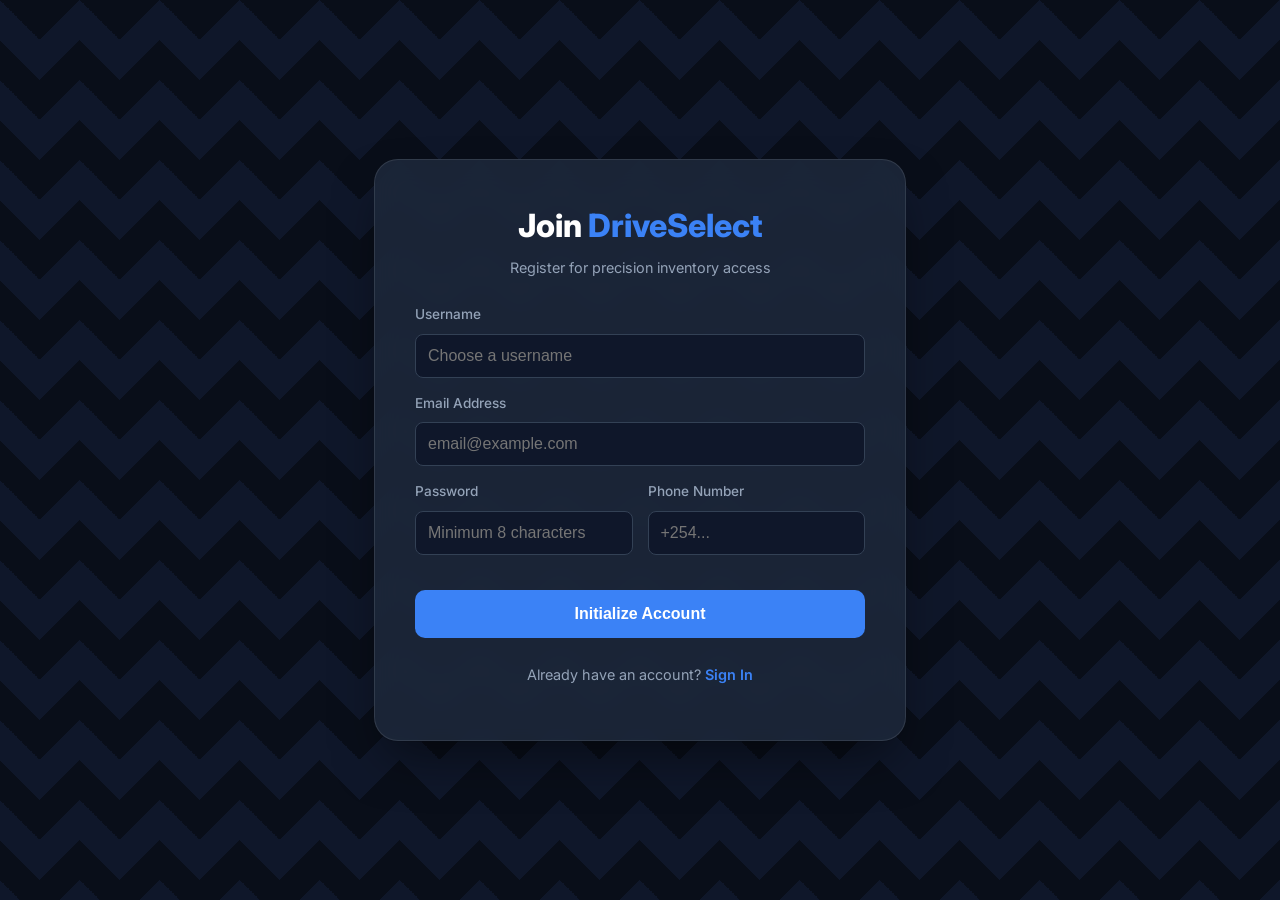
<file: frontend/register.html>
<!DOCTYPE html>
<html lang="en">
<head>
    <meta charset="UTF-8">
    <meta name="viewport" content="width=device-width, initial-scale=1.0">
    <title>Register | DriveSelect AI</title>
    <link rel="stylesheet" href="css/style.css">
    <link href="https://fonts.googleapis.com/css2?family=Inter:wght@400;600;800&display=swap" rel="stylesheet">
    <style>
        :root {
            --dark-bg: #0f172a;
            --card-bg: rgba(30, 41, 59, 0.85);
            --accent-blue: #3b82f6;
            --text-gray: #94a3b8;
        }

        body {
            display: flex;
            justify-content: center;
            align-items: center;
            min-height: 100vh;
            margin: 0;
            font-family: 'Inter', sans-serif;
            color: white;
            background-color: var(--dark-bg);
            background-image: 
                linear-gradient(135deg, rgba(0,0,0,0.4) 25%, transparent 25%), 
                linear-gradient(225deg, rgba(0,0,0,0.4) 25%, transparent 25%), 
                linear-gradient(45deg, rgba(0,0,0,0.4) 25%, transparent 25%), 
                linear-gradient(315deg, rgba(0,0,0,0.4) 25%, var(--dark-bg) 25%);
            background-position: 40px 0, 40px 0, 0 0, 0 0;
            background-size: 80px 80px;
            background-repeat: repeat;
        }

        .register-container {
            background: var(--card-bg);
            backdrop-filter: blur(15px);
            padding: 40px;
            border-radius: 24px;
            border: 1px solid rgba(255, 255, 255, 0.1);
            width: 100%;
            max-width: 450px;
            box-shadow: 0 25px 50px -12px rgba(0,0,0,0.5);
        }

        h2 { 
            font-weight: 800; 
            text-align: center; 
            margin: 0; 
            font-size: 2rem;
        }
        
        h2 span { 
            color: var(--accent-blue); 
        }

        .subtitle {
            text-align: center; 
            color: var(--text-gray); 
            font-size: 0.9rem; 
            margin-top: 5px;
            margin-bottom: 25px;
        }

        .form-grid { 
            display: grid; 
            grid-template-columns: 1fr 1fr; 
            gap: 15px; 
            margin-top: 10px; 
        }
        
        .full-width { 
            grid-column: span 2; 
        }

        .form-group label { 
            display: block; 
            margin-bottom: 8px; 
            color: var(--text-gray); 
            font-size: 0.85rem; 
            font-weight: 500; 
        }
        
        input {
            width: 100%;
            padding: 12px;
            background: #0f172a;
            border: 1px solid #334155;
            border-radius: 8px;
            color: white;
            font-size: 16px;
            box-sizing: border-box;
            transition: 0.3s;
        }

        input:focus {
            border-color: var(--accent-blue);
            outline: none;
            box-shadow: 0 0 0 2px rgba(59, 130, 246, 0.2);
        }

        .btn-reg {
            width: 100%;
            padding: 15px;
            background: var(--accent-blue);
            border: none;
            border-radius: 10px;
            color: white;
            font-weight: 800;
            font-size: 16px;
            margin-top: 20px;
            cursor: pointer;
            transition: 0.3s;
        }

        .btn-reg:hover { 
            background: #2563eb; 
            transform: translateY(-2px); 
        }

        .footer-text { 
            text-align: center; 
            margin-top: 25px; 
            font-size: 0.9rem; 
            color: var(--text-gray); 
        }
        
        .footer-text a { 
            color: var(--accent-blue); 
            text-decoration: none; 
            font-weight: 600;
            transition: color 0.3s;
        }
        
        .footer-text a:hover {
            text-decoration: underline;
        }
    </style>
</head>
<body>
    <div class="register-container">
        <h2>Join <span>DriveSelect</span></h2>
        <p class="subtitle">Register for precision inventory access</p>

        <form id="registerForm" class="form-grid">
            <div class="form-group full-width">
                <label for="username">Username</label>
                <input type="text" id="username" name="username" required placeholder="Choose a username">
            </div>

            <div class="form-group full-width">
                <label for="email">Email Address</label>
                <input type="email" id="email" name="email" required placeholder="email@example.com">
            </div>

            <div class="form-group">
                <label for="password">Password</label>
                <input type="password" id="password" name="password" required placeholder="Minimum 8 characters">
            </div>

            <div class="form-group">
                <label for="phone">Phone Number</label>
                <input type="text" id="phone" name="phone" placeholder="+254...">
            </div>

            <button type="submit" class="btn-reg full-width">Initialize Account</button>
        </form>

        <p class="footer-text">
            Already have an account? <a href="login.html">Sign In</a>
        </p>
    </div>

    <script src="js/main.js"></script>
    <script>
        // Ensure handleRegistration function from main.js is used
        document.getElementById('registerForm').addEventListener('submit', (e) => {
            if (typeof handleRegistration === 'function') {
                handleRegistration(e);
            } else {
                console.error("handleRegistration not found in main.js");
                // Fallback registration handling
                e.preventDefault();
                
                const formData = new FormData(e.target);
                const data = Object.fromEntries(formData.entries());
                data.role = 'customer';
                
                fetch('http://localhost:5001/api/register', {
                    method: 'POST',
                    headers: { 'Content-Type': 'application/json' },
                    body: JSON.stringify(data)
                })
                .then(response => response.json())
                .then(result => {
                    if (result.user_id) {
                        alert('Registration successful! Please log in.');
                        window.location.href = 'login.html';
                    } else {
                        alert('Registration failed: ' + (result.error || 'Unknown error'));
                    }
                })
                .catch(error => {
                    console.error('Registration error:', error);
                    alert('Could not connect to server.');
                });
            }
        });
    </script>
</body>
</html>
</file>
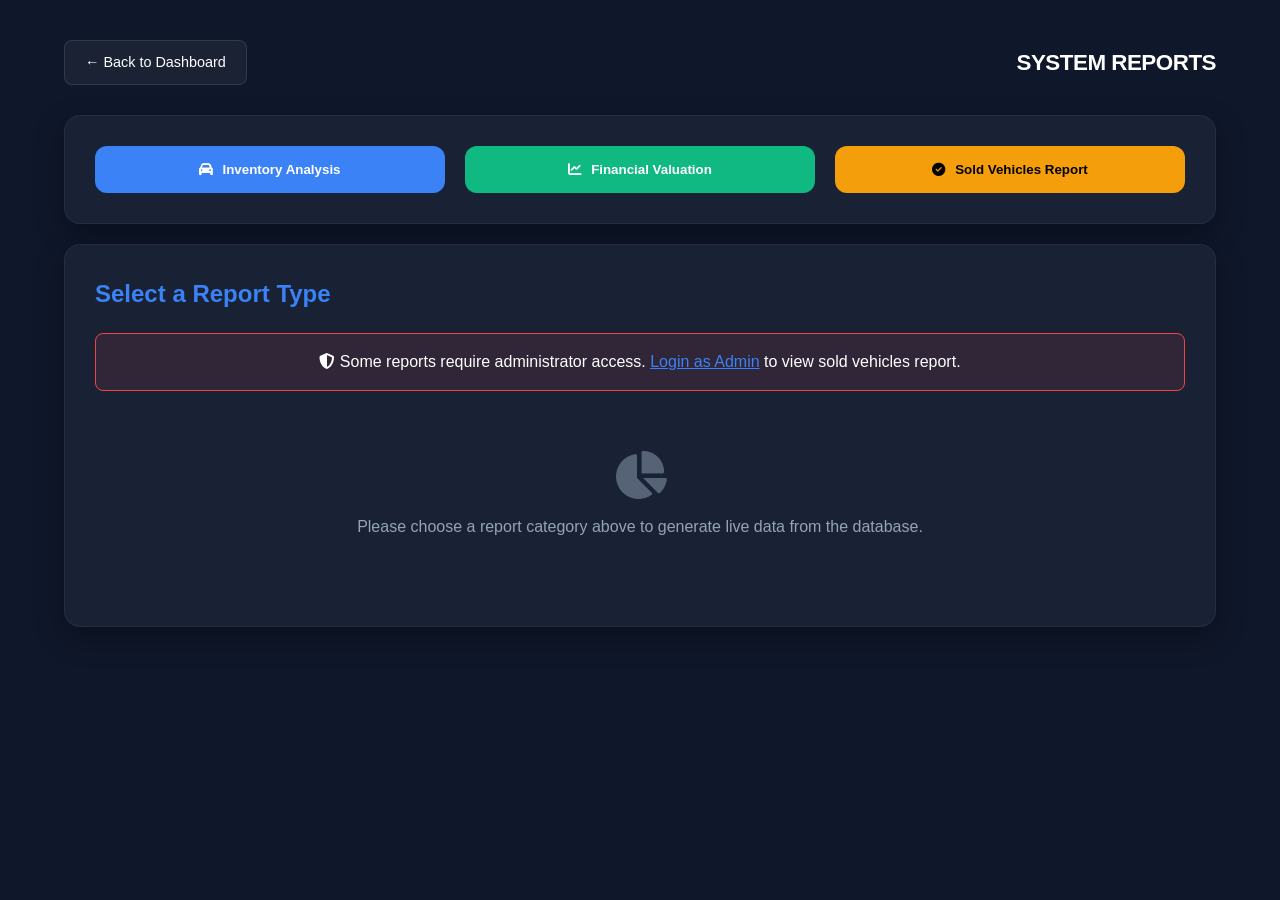
<file: frontend/reports.html>
<!DOCTYPE html>
<html lang="en">
<head>
    <meta charset="UTF-8">
    <meta name="viewport" content="width=device-width, initial-scale=1.0">
    <title>Reports & Insights | DriveSelect AI</title>
    <link rel="stylesheet" href="css/style.css">
    <style>
        :root {
            --dark-bg: #0f172a;
            --card-bg: #1e293b;
            --accent-blue: #3b82f6;
            --text-gray: #94a3b8;
            --glass: rgba(30, 41, 59, 0.7);
            --success: #10b981;
            --danger: #ef4444;
            --warning: #f59e0b;
        }

        body {
            font-family: 'Inter', sans-serif;
            background-color: var(--dark-bg);
            color: white;
            margin: 0;
            display: flex;
            flex-direction: column;
            align-items: center;
        }

        .reports-container {
            width: 90%;
            max-width: 1200px;
            margin: 40px auto;
        }

        .back-nav {
            display: flex;
            justify-content: space-between;
            align-items: center;
            margin-bottom: 30px;
            width: 100%;
        }

        .back-btn {
            background: rgba(255,255,255,0.05);
            color: white;
            text-decoration: none;
            padding: 10px 20px;
            border-radius: 8px;
            border: 1px solid rgba(255,255,255,0.1);
            font-size: 0.9rem;
            transition: 0.3s;
        }

        .back-btn:hover {
            background: rgba(255,255,255,0.1);
        }

        .glass-card {
            background: var(--glass);
            backdrop-filter: blur(10px);
            padding: 30px;
            border-radius: 16px;
            border: 1px solid rgba(255,255,255,0.05);
            margin-bottom: 30px;
            box-shadow: 0 10px 30px rgba(0,0,0,0.3);
        }

        h2 { color: var(--accent-blue); margin-top: 0; font-weight: 700; }

        .report-controls {
            display: grid;
            grid-template-columns: repeat(3, 1fr);
            gap: 20px;
            margin-bottom: 20px;
        }

        .btn-print {
            background: var(--accent-blue);
            color: white;
            border: none;
            padding: 16px;
            border-radius: 12px;
            font-weight: 600;
            cursor: pointer;
            display: flex;
            align-items: center;
            justify-content: center;
            gap: 10px;
            transition: 0.3s;
        }

        .btn-print.finance { background: var(--success); }
        .btn-print.sold { background: var(--warning); color: #000; }
        
        .btn-print:hover { transform: translateY(-3px); box-shadow: 0 5px 15px rgba(0,0,0,0.4); }

        table {
            width: 100%;
            border-collapse: collapse;
            margin-top: 25px;
            font-size: 0.9rem;
        }

        th { 
            padding: 15px; 
            color: var(--text-gray); 
            border-bottom: 2px solid rgba(255,255,255,0.1); 
            text-align: left;
            text-transform: uppercase;
            letter-spacing: 1px;
            font-size: 0.75rem;
        }

        td { padding: 15px; border-bottom: 1px solid rgba(255,255,255,0.05); }

        .status-pill {
            background: rgba(16, 185, 129, 0.1);
            color: var(--success);
            padding: 4px 10px;
            border-radius: 20px;
            font-size: 0.75rem;
            font-weight: 600;
        }

        .status-pill.sold {
            background: rgba(239, 68, 68, 0.1);
            color: var(--danger);
        }

        .status-pill.pending {
            background: rgba(245, 158, 11, 0.1);
            color: var(--warning);
        }

        .summary-stats {
            display: grid;
            grid-template-columns: repeat(auto-fit, minmax(200px, 1fr));
            gap: 20px;
            margin-bottom: 30px;
        }

        .stat-card {
            background: rgba(255,255,255,0.03);
            padding: 20px;
            border-radius: 12px;
            text-align: center;
        }

        .stat-card h3 {
            font-size: 2rem;
            margin: 10px 0;
        }

        .stat-card .stat-label {
            color: var(--text-gray);
            font-size: 0.85rem;
            text-transform: uppercase;
            letter-spacing: 1px;
        }

        /* --- PRINT ENGINE STYLES --- */
        @media print {
            body { background: white; color: black; }
            .back-nav, .report-controls, .no-print { display: none !important; }
            .glass-card { border: none; background: white; padding: 0; box-shadow: none; }
            .print-header { display: block !important; margin-bottom: 30px; }
            th { color: black; border-bottom: 2px solid black; }
            td { border-bottom: 1px solid #eee; color: black; }
            h2 { color: black; }
            .stat-card { background: #f5f5f5; border: 1px solid #ddd; }
        }

        .print-header { display: none; text-align: center; }
        
        .customer-info {
            font-size: 0.8rem;
            color: var(--text-gray);
        }
        
        .verification-badge {
            background: var(--success);
            color: white;
            padding: 2px 8px;
            border-radius: 12px;
            font-size: 0.7rem;
        }
        
        .loading-spinner {
            text-align: center;
            padding: 40px;
        }
        
        .loading-spinner i {
            font-size: 2rem;
            animation: spin 1s linear infinite;
        }
        
        @keyframes spin {
            0% { transform: rotate(0deg); }
            100% { transform: rotate(360deg); }
        }
    </style>
    <link rel="stylesheet" href="https://cdnjs.cloudflare.com/ajax/libs/font-awesome/6.4.0/css/all.min.css">
</head>
<body>

    <div class="reports-container">
        <div class="back-nav no-print">
            <a href="admin-dashboard.html" class="back-btn">← Back to Dashboard</a>
            <h1 style="margin: 0; font-size: 1.4rem; font-weight: 800; letter-spacing: -0.5px;">SYSTEM REPORTS</h1>
        </div>

        <section class="glass-card report-controls no-print">
            <button onclick="generateReport('inventory')" class="btn-print">
                <i class="fas fa-car"></i> Inventory Analysis
            </button>
            <button onclick="generateReport('finance')" class="btn-print finance">
                <i class="fas fa-chart-line"></i> Financial Valuation
            </button>
            <button onclick="generateReport('sold')" class="btn-print sold">
                <i class="fas fa-check-circle"></i> Sold Vehicles Report
            </button>
        </section>

        <section class="glass-card" id="reportView">
            <div class="print-header">
                <h1 style="margin-bottom: 5px;">DRIVESELECT AI</h1>
                <p style="margin-top: 0; color: #666;">Official Management Statement</p>
                <p id="reportTimestamp" style="font-size: 0.8rem;"></p>
                <hr style="border: 0; border-top: 1px solid #ddd; margin: 20px 0;">
            </div>
            
            <h2 id="viewTitle">Select a Report Type</h2>
            <div id="reportContent">
                <p style="color: var(--text-gray); text-align: center; padding: 40px 0;">
                    <i class="fas fa-chart-pie" style="font-size: 3rem; opacity: 0.5; display: block; margin-bottom: 15px;"></i>
                    Please choose a report category above to generate live data from the database.
                </p>
            </div>
        </section>
    </div>

    <script>
        const API_BASE = 'http://localhost:5001/api';
        
        // Helper function to get current user for admin auth
        function getCurrentUser() {
            const saved = localStorage.getItem('currentUser');
            if (saved) {
                return JSON.parse(saved);
            }
            return null;
        }

        async function generateReport(type) {
            const content = document.getElementById('reportContent');
            const title = document.getElementById('viewTitle');
            const timestamp = document.getElementById('reportTimestamp');
            
            content.innerHTML = `<div class="loading-spinner"><i class="fas fa-spinner fa-spin"></i><p>Loading Report Data...</p></div>`;
            timestamp.innerText = `Statement Date: ${new Date().toLocaleString()}`;

            try {
                if (type === 'sold') {
                    await generateSoldVehiclesReport(content, title);
                } else if (type === 'inventory') {
                    await generateInventoryReport(content, title);
                } else if (type === 'finance') {
                    await generateFinanceReport(content, title);
                }
            } catch (err) {
                console.error('Report error:', err);
                content.innerHTML = `<p style="color: #ef4444; text-align:center;"><i class="fas fa-exclamation-triangle"></i> Critical Error: Could not establish a secure connection to the database server.<br>${err.message}</p>`;
            }
        }

        async function generateInventoryReport(content, title) {
            title.innerText = "Available Inventory: Make, Model & Category";
            
            // Fetch all available vehicles
            const response = await fetch(`${API_BASE}/recommendations`, {
                method: 'POST',
                headers: { 'Content-Type': 'application/json' },
                body: JSON.stringify({ preferences: {} })
            });
            
            const data = await response.json();
            const vehicles = data.recommendations || [];
            
            // Also fetch sold vehicles count for context
            let soldCount = 0;
            try {
                const currentUser = getCurrentUser();
                if (currentUser && currentUser.role === 'admin') {
                    const purchasesResponse = await fetch(`${API_BASE}/admin/purchases?user_id=${currentUser.id}`);
                    const purchases = await purchasesResponse.json();
                    soldCount = purchases.filter(p => p.payment_status === 'completed' || p.payment_status === 'PENDING_ADMIN_APPROVAL').length;
                }
            } catch(e) { console.log('Could not fetch sold count'); }
            
            const totalValue = vehicles.reduce((sum, v) => sum + parseFloat(v.price), 0);
            
            content.innerHTML = `
                <div class="summary-stats">
                    <div class="stat-card">
                        <div class="stat-label">Available Units</div>
                        <h3>${vehicles.length}</h3>
                    </div>
                    <div class="stat-card">
                        <div class="stat-label">Total Inventory Value</div>
                        <h3 style="color: var(--success);">KSh${totalValue.toLocaleString()}</h3>
                    </div>
                    <div class="stat-card">
                        <div class="stat-label">Sold Vehicles (All Time)</div>
                        <h3>${soldCount}</h3>
                    </div>
                </div>
                <div style="overflow-x: auto;">
                    <table>
                        <thead>
                            <tr>
                                <th>Ref ID</th>
                                <th>Make</th>
                                <th>Model</th>
                                <th>Year</th>
                                <th>Price</th>
                                <th>Fuel Type</th>
                                <th>Transmission</th>
                                <th>Status</th>
                            </tr>
                        </thead>
                        <tbody>
                            ${vehicles.map(v => `
                                <tr>
                                    <td>#DS-${v.id}</td>
                                    <td style="font-weight: 600;">${v.make}</td>
                                    <td>${v.model}</td>
                                    <td>${v.year}</td>
                                    <td style="color: var(--success);">KSh${parseFloat(v.price).toLocaleString()}</td>
                                    <td>${v.fuel_type || 'N/A'}</td>
                                    <td>${v.transmission || 'N/A'}</td>
                                    <td><span class="status-pill">Available</span></td>
                                </tr>
                            `).join('')}
                        </tbody>
                    </table>
                </div>
                <button class="btn-print no-print" style="margin-top:30px; width:100%;" onclick="window.print()">
                    <i class="fas fa-download"></i> Download as PDF Report
                </button>
            `;
        }

        async function generateFinanceReport(content, title) {
            title.innerText = "Financial Asset & Valuation Report";
            
            const response = await fetch(`${API_BASE}/recommendations`, {
                method: 'POST',
                headers: { 'Content-Type': 'application/json' },
                body: JSON.stringify({ preferences: {} })
            });
            
            const data = await response.json();
            const vehicles = data.recommendations || [];
            const totalValue = vehicles.reduce((sum, v) => sum + parseFloat(v.price), 0);
            const avgPrice = vehicles.length > 0 ? totalValue / vehicles.length : 0;
            
            content.innerHTML = `
                <div class="summary-stats">
                    <div class="stat-card">
                        <div class="stat-label">Total Portfolio Value</div>
                        <h3 style="color: var(--success);">KSh${totalValue.toLocaleString()}</h3>
                    </div>
                    <div class="stat-card">
                        <div class="stat-label">Active Unit Count</div>
                        <h3>${vehicles.length} Units</h3>
                    </div>
                    <div class="stat-card">
                        <div class="stat-label">Average Unit Price</div>
                        <h3>KSh${avgPrice.toLocaleString()}</h3>
                    </div>
                </div>
                <div style="overflow-x: auto;">
                    <table>
                        <thead>
                            <tr>
                                <th>Vehicle Descriptor</th>
                                <th>Year</th>
                                <th>Unit Price</th>
                                <th>VAT (16%)</th>
                                <th>Total (Inc. Tax)</th>
                            </tr>
                        </thead>
                        <tbody>
                            ${vehicles.map(v => `
                                <tr>
                                    <td style="font-weight: 500;">${v.make} ${v.model}</td>
                                    <td>${v.year}</td>
                                    <td>KSh${parseFloat(v.price).toLocaleString()}</td>
                                    <td>KSh${(v.price * 0.16).toLocaleString()}</td>
                                    <td style="font-weight: 600; color: var(--success);">$${(v.price * 1.16).toLocaleString()}</td>
                                </tr>
                            `).join('')}
                        </tbody>
                    </table>
                </div>
                <div style="margin-top: 20px; padding: 15px; background: rgba(255,255,255,0.03); border-radius: 12px;">
                    <p style="margin: 0; font-size: 0.85rem; color: var(--text-gray);">
                        <i class="fas fa-info-circle"></i> Valuation based on current market conditions and vehicle specifications.
                    </p>
                </div>
                <button class="btn-print finance no-print" style="margin-top:30px; width:100%;" onclick="window.print()">
                    <i class="fas fa-download"></i> Download Financial PDF
                </button>
            `;
        }

        async function generateSoldVehiclesReport(content, title) {
            title.innerText = "Sold Vehicles Report - Sales History & Customer Records";
            
            const currentUser = getCurrentUser();
            
            if (!currentUser || currentUser.role !== 'admin') {
                content.innerHTML = `
                    <div style="text-align: center; padding: 60px 20px;">
                        <i class="fas fa-lock" style="font-size: 3rem; opacity: 0.5; margin-bottom: 15px; display: block;"></i>
                        <h3 style="color: var(--danger);">Access Denied</h3>
                        <p>This report requires administrator privileges.</p>
                        <a href="login.html" class="btn-print" style="display: inline-block; text-decoration: none; margin-top: 20px;">Login as Admin</a>
                    </div>
                `;
                return;
            }
            
            try {
                // Fetch all purchases with admin access
                const purchasesResponse = await fetch(`${API_BASE}/admin/purchases?user_id=${currentUser.id}`);
                
                if (!purchasesResponse.ok) {
                    throw new Error('Failed to fetch purchase data');
                }
                
                const purchases = await purchasesResponse.json();
                
                // Filter for completed and verified purchases
                const soldVehicles = purchases.filter(p => 
                    p.payment_status === 'completed' || 
                    p.payment_status === 'PENDING_ADMIN_APPROVAL' ||
                    p.admin_verified === true
                );
                
                // Fetch vehicle details for each sold vehicle
                const vehiclesResponse = await fetch(`${API_BASE}/vehicles`);
                const allVehicles = await vehiclesResponse.json();
                
                // Create a map of vehicle details
                const vehicleMap = {};
                allVehicles.forEach(v => {
                    vehicleMap[v.id] = v;
                });
                
                // Calculate statistics
                const totalRevenue = soldVehicles.reduce((sum, p) => sum + parseFloat(p.amount), 0);
                const verifiedCount = soldVehicles.filter(p => p.admin_verified === true).length;
                const pendingCount = soldVehicles.filter(p => p.payment_status === 'PENDING_ADMIN_APPROVAL').length;
                
                if (soldVehicles.length === 0) {
                    content.innerHTML = `
                        <div style="text-align: center; padding: 60px 20px;">
                            <i class="fas fa-chart-line" style="font-size: 3rem; opacity: 0.5; margin-bottom: 15px; display: block;"></i>
                            <h3>No Sold Vehicles Yet</h3>
                            <p>There are no completed sales in the system at this time.</p>
                        </div>
                    `;
                    return;
                }
                
                content.innerHTML = `
                    <div class="summary-stats">
                        <div class="stat-card">
                            <div class="stat-label">Total Sold Units</div>
                            <h3>${soldVehicles.length}</h3>
                        </div>
                        <div class="stat-card">
                            <div class="stat-label">Total Revenue</div>
                            <h3 style="color: var(--success);">KSh${totalRevenue.toLocaleString()}</h3>
                        </div>
                        <div class="stat-card">
                            <div class="stat-label">Verified Sales</div>
                            <h3 style="color: var(--success);">${verifiedCount}</h3>
                        </div>
                        <div class="stat-card">
                            <div class="stat-label">Pending Verification</div>
                            <h3 style="color: var(--warning);">${pendingCount}</h3>
                        </div>
                    </div>
                    <div style="overflow-x: auto;">
                        <table>
                            <thead>
                                <tr>
                                    <th>Order ID</th>
                                    <th>Vehicle</th>
                                    <th>Year</th>
                                    <th>Customer ID</th>
                                    <th>Customer Name</th>
                                    <th>Amount</th>
                                    <th>Payment Method</th>
                                    <th>Status</th>
                                    <th>Sale Date</th>
                                </tr>
                            </thead>
                            <tbody>
                                ${soldVehicles.map(p => {
                                    const vehicle = vehicleMap[p.vehicle_id];
                                    const verificationStatus = p.admin_verified ? 'Verified' : (p.payment_status === 'PENDING_ADMIN_APPROVAL' ? 'Pending Cash' : 'Completed');
                                    const statusClass = p.admin_verified ? 'status-pill' : (p.payment_status === 'PENDING_ADMIN_APPROVAL' ? 'status-pill pending' : 'status-pill');
                                    
                                    return `
                                        <tr>
                                            <td><strong>#${p.id}</strong></td>
                                            <td style="font-weight: 500;">${vehicle ? `${vehicle.make} ${vehicle.model}` : `Vehicle #${p.vehicle_id}`}</td>
                                            <td>${vehicle ? vehicle.year : 'N/A'}</td>
                                            <td>${p.user_id}</td>
                                            <td class="customer-info">${p.user ? p.user.username : `User #${p.user_id}`}</td>
                                            <td style="color: var(--success); font-weight: 600;">KSh${parseFloat(p.amount).toLocaleString()}</td>
                                            <td><span class="status-pill">${p.payment_method === 'manual' ? 'Cash' : 'Card'}</span></td>
                                            <td><span class="${statusClass}">${verificationStatus}</span></td>
                                            <td>${new Date(p.created_at).toLocaleDateString()}</td>
                                        </tr>
                                    `;
                                }).join('')}
                            </tbody>
                        </table>
                    </div>
                    <div style="margin-top: 20px; padding: 15px; background: rgba(255,255,255,0.03); border-radius: 12px;">
                        <p style="margin: 0; font-size: 0.85rem; color: var(--text-gray);">
                            <i class="fas fa-flag-checkered"></i> Report includes all completed and verified sales. 
                            Pending cash verifications require admin approval before vehicles are marked as sold.
                        </p>
                    </div>
                    <button class="btn-print sold no-print" style="margin-top:30px; width:100%;" onclick="window.print()">
                        <i class="fas fa-download"></i> Download Sold Vehicles Report
                    </button>
                `;
                
            } catch (error) {
                console.error('Error generating sold vehicles report:', error);
                content.innerHTML = `
                    <div style="text-align: center; padding: 60px 20px;">
                        <i class="fas fa-exclamation-triangle" style="font-size: 3rem; opacity: 0.5; margin-bottom: 15px; display: block;"></i>
                        <h3 style="color: var(--danger);">Error Loading Report</h3>
                        <p>${error.message}</p>
                        <button class="btn-print" style="margin-top: 20px;" onclick="generateReport('sold')">
                            <i class="fas fa-sync-alt"></i> Retry
                        </button>
                    </div>
                `;
            }
        }
        
        // Check admin access on page load
        document.addEventListener('DOMContentLoaded', () => {
            const currentUser = getCurrentUser();
            if (!currentUser || currentUser.role !== 'admin') {
                // Show a warning but still allow viewing limited reports
                const reportContent = document.getElementById('reportContent');
                if (reportContent) {
                    const warning = document.createElement('div');
                    warning.style.cssText = 'background: rgba(239,68,68,0.1); border: 1px solid var(--danger); border-radius: 8px; padding: 15px; margin-bottom: 20px; text-align: center;';
                    warning.innerHTML = `<i class="fas fa-shield-alt"></i> Some reports require administrator access. <a href="login.html" style="color: var(--accent-blue);">Login as Admin</a> to view sold vehicles report.`;
                    reportContent.parentElement.insertBefore(warning, reportContent);
                }
            }
        });
    </script>
</body>
</html>
</file>
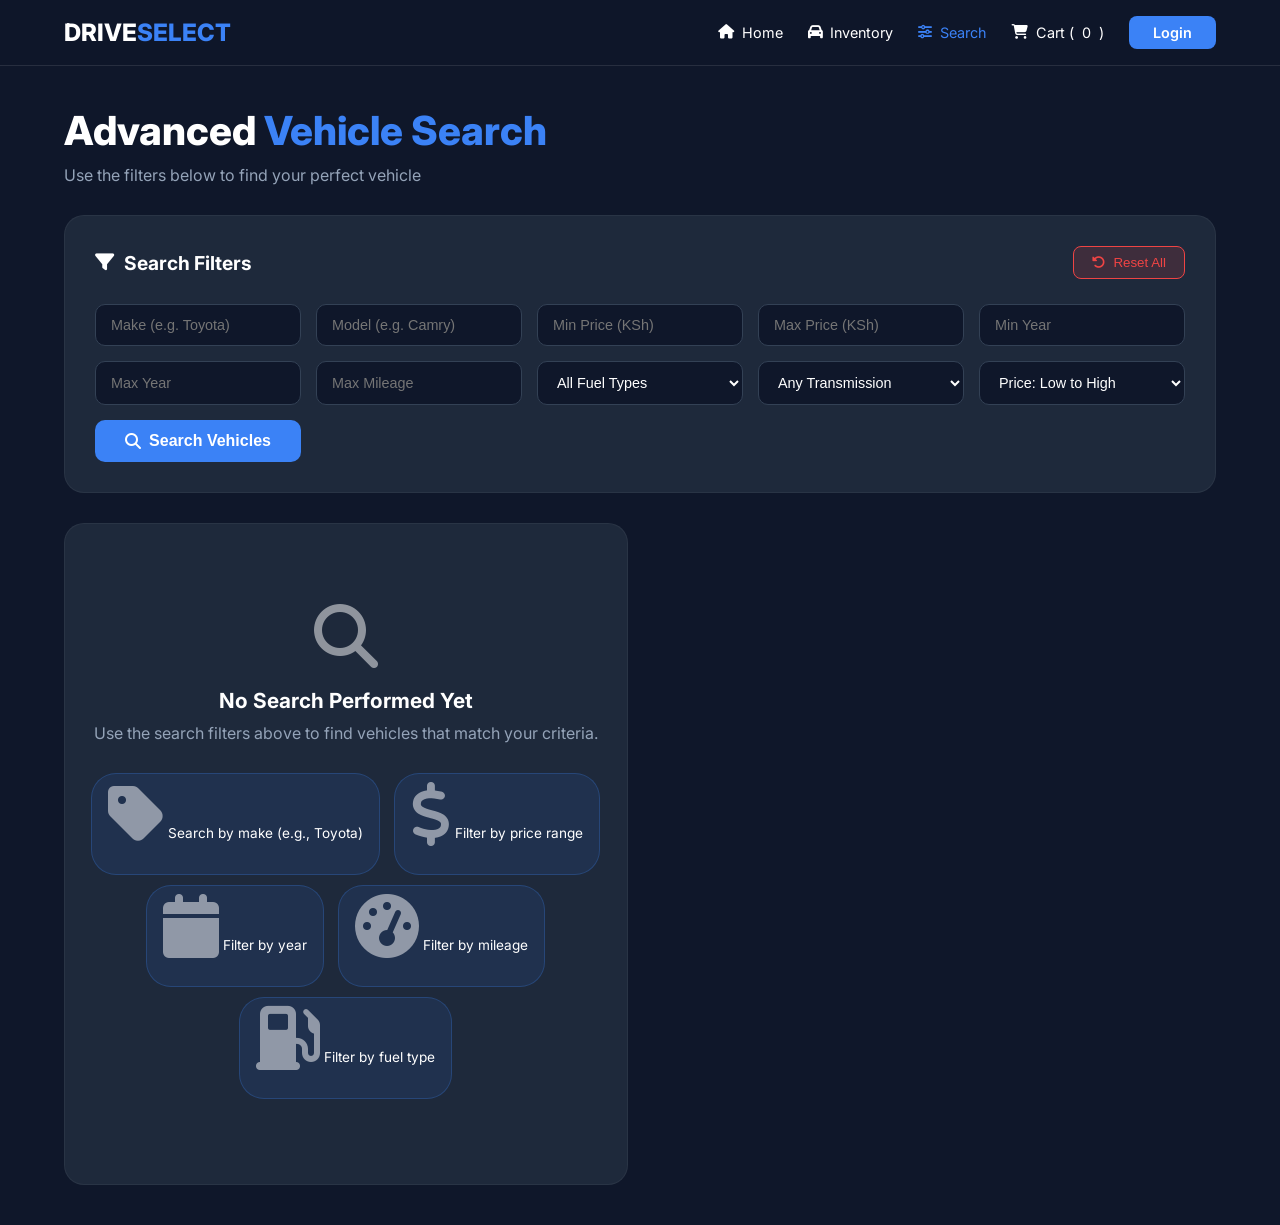
<file: frontend/search.html>
<!DOCTYPE html>
<html lang="en">
<head>
    <meta charset="UTF-8">
    <meta name="viewport" content="width=device-width, initial-scale=1.0">
    <title>Advanced Search | DriveSelect AI</title>
    <link rel="stylesheet" href="https://cdnjs.cloudflare.com/ajax/libs/font-awesome/6.4.0/css/all.min.css">
    <link href="https://fonts.googleapis.com/css2?family=Inter:wght@400;500;600;700;800&display=swap" rel="stylesheet">
    <style>
        * {
            margin: 0;
            padding: 0;
            box-sizing: border-box;
        }

        :root {
            --dark-bg: #0f172a;
            --card-bg: #1e293b;
            --accent-blue: #3b82f6;
            --text-gray: #94a3b8;
            --glass: rgba(15, 23, 42, 0.95);
            --success-green: #10b981;
            --danger-red: #ef4444;
            --warning-yellow: #f59e0b;
        }

        body {
            font-family: 'Inter', sans-serif;
            background-color: var(--dark-bg);
            color: white;
            margin: 0;
            overflow-x: hidden;
        }

        /* Navbar */
        .navbar {
            background: var(--glass);
            backdrop-filter: blur(12px);
            border-bottom: 1px solid rgba(255,255,255,0.1);
            padding: 1rem 5%;
            display: flex;
            justify-content: space-between;
            align-items: center;
            position: sticky;
            top: 0;
            z-index: 100;
        }

        .logo {
            font-weight: 800;
            font-size: 1.5rem;
            cursor: pointer;
        }

        .logo span {
            color: var(--accent-blue);
        }

        .nav-links {
            display: flex;
            gap: 25px;
            align-items: center;
            flex-wrap: wrap;
        }

        .nav-links a {
            color: white;
            text-decoration: none;
            transition: 0.3s;
            display: flex;
            align-items: center;
            gap: 8px;
            font-size: 0.9rem;
        }

        .nav-links a:hover {
            color: var(--accent-blue);
        }

        .login-btn {
            background: var(--accent-blue);
            padding: 8px 24px;
            border-radius: 8px;
            font-weight: 600;
        }

        .login-btn:hover {
            background: #2563eb;
            color: white !important;
        }

        /* Container */
        .container {
            width: 90%;
            max-width: 1400px;
            margin: 40px auto;
        }

        /* Page Header */
        .page-header {
            margin-bottom: 30px;
        }

        .page-header h1 {
            font-size: 2.5rem;
            font-weight: 800;
            margin-bottom: 10px;
        }

        .page-header h1 span {
            color: var(--accent-blue);
        }

        .page-header p {
            color: var(--text-gray);
        }

        /* Search Card */
        .search-card {
            background: var(--card-bg);
            padding: 30px;
            border-radius: 20px;
            border: 1px solid rgba(255,255,255,0.05);
            margin-bottom: 30px;
            transition: 0.3s;
        }

        .search-card:hover {
            border-color: rgba(59, 130, 246, 0.3);
        }

        .search-header {
            display: flex;
            justify-content: space-between;
            align-items: center;
            margin-bottom: 25px;
            flex-wrap: wrap;
            gap: 15px;
        }

        .search-header h2 {
            font-size: 1.2rem;
            display: flex;
            align-items: center;
            gap: 10px;
        }

        .reset-btn {
            background: rgba(239, 68, 68, 0.15);
            color: var(--danger-red);
            border: 1px solid var(--danger-red);
            padding: 8px 18px;
            border-radius: 8px;
            cursor: pointer;
            transition: 0.3s;
            display: flex;
            align-items: center;
            gap: 8px;
            font-weight: 500;
        }

        .reset-btn:hover {
            background: var(--danger-red);
            color: white;
        }

        /* Search Grid */
        .search-grid {
            display: grid;
            grid-template-columns: repeat(auto-fit, minmax(200px, 1fr));
            gap: 15px;
        }

        input, select {
            background: #0f172a;
            border: 1px solid #334155;
            color: white;
            padding: 12px 15px;
            border-radius: 10px;
            font-size: 0.9rem;
            transition: 0.2s;
        }

        input:focus, select:focus {
            border-color: var(--accent-blue);
            outline: none;
            box-shadow: 0 0 0 2px rgba(59, 130, 246, 0.2);
        }

        .btn-search {
            background: var(--accent-blue);
            color: white;
            border: none;
            padding: 12px 24px;
            border-radius: 10px;
            font-weight: 600;
            cursor: pointer;
            transition: 0.3s;
            display: flex;
            align-items: center;
            justify-content: center;
            gap: 8px;
            font-size: 1rem;
        }

        .btn-search:hover {
            background: #2563eb;
            transform: translateY(-2px);
        }

        /* Recent Searches */
        .recent-section {
            margin-bottom: 30px;
            display: none;
        }

        .recent-header {
            display: flex;
            justify-content: space-between;
            align-items: center;
            margin-bottom: 15px;
            flex-wrap: wrap;
            gap: 10px;
        }

        .recent-header h3 {
            font-size: 0.95rem;
            color: var(--text-gray);
            display: flex;
            align-items: center;
            gap: 8px;
        }

        .clear-recent {
            background: none;
            border: none;
            color: var(--text-gray);
            cursor: pointer;
            font-size: 0.8rem;
            transition: 0.3s;
        }

        .clear-recent:hover {
            color: var(--danger-red);
        }

        .recent-list {
            display: flex;
            flex-direction: column;
            gap: 8px;
        }

        .recent-chip {
            background: rgba(59, 130, 246, 0.08);
            border: 1px solid rgba(59, 130, 246, 0.2);
            padding: 10px 16px;
            border-radius: 10px;
            font-size: 0.85rem;
            cursor: pointer;
            transition: 0.2s;
            display: flex;
            align-items: center;
            justify-content: space-between;
            gap: 10px;
        }

        .recent-chip:hover {
            background: rgba(59, 130, 246, 0.15);
            border-color: var(--accent-blue);
            transform: translateX(5px);
        }

        .recent-chip-left {
            display: flex;
            align-items: center;
            gap: 10px;
            flex: 1;
        }

        .recent-chip-left i {
            color: var(--accent-blue);
            font-size: 0.8rem;
        }

        .recent-chip-left span {
            color: white;
        }

        .recent-time {
            font-size: 0.7rem;
            color: var(--text-gray);
        }

        /* Stats Bar */
        .stats-bar {
            background: rgba(59, 130, 246, 0.08);
            padding: 15px 25px;
            border-radius: 12px;
            margin-bottom: 30px;
            display: none;
            justify-content: space-between;
            align-items: center;
            flex-wrap: wrap;
            gap: 15px;
            border: 1px solid rgba(59, 130, 246, 0.15);
        }

        .stats-info {
            display: flex;
            gap: 25px;
            flex-wrap: wrap;
        }

        .stat-item {
            display: flex;
            align-items: center;
            gap: 8px;
            font-size: 0.9rem;
        }

        .stat-item i {
            color: var(--accent-blue);
        }

        .stat-value {
            font-weight: 700;
            color: var(--accent-blue);
        }

        .view-toggle {
            display: flex;
            gap: 10px;
        }

        .view-btn {
            background: var(--card-bg);
            border: 1px solid #334155;
            padding: 8px 14px;
            border-radius: 8px;
            cursor: pointer;
            transition: 0.2s;
        }

        .view-btn.active {
            background: var(--accent-blue);
            border-color: var(--accent-blue);
        }

        /* Results Grid */
        .results-container {
            min-height: 400px;
        }

        #resultsGrid {
            display: grid;
            grid-template-columns: repeat(2, 1fr);
            gap: 25px;
        }

        /* Vehicle Card */
        .vehicle-card {
            background: var(--card-bg);
            border-radius: 16px;
            overflow: hidden;
            border: 1px solid rgba(255,255,255,0.05);
            transition: all 0.3s ease;
            cursor: pointer;
        }

        .vehicle-card:hover {
            transform: translateY(-5px);
            border-color: var(--accent-blue);
            box-shadow: 0 15px 30px rgba(0,0,0,0.3);
        }

        .card-image {
            position: relative;
            width: 100%;
            padding-top: 66.66%;
            overflow: hidden;
            background: #0f172a;
        }

        .card-image img {
            position: absolute;
            top: 0;
            left: 0;
            width: 100%;
            height: 100%;
            object-fit: cover;
            transition: transform 0.3s ease;
        }

        .vehicle-card:hover .card-image img {
            transform: scale(1.05);
        }

        .card-info {
            padding: 20px;
        }

        .card-title {
            font-size: 1rem;
            font-weight: 700;
            margin-bottom: 8px;
            white-space: nowrap;
            overflow: hidden;
            text-overflow: ellipsis;
        }

        .card-price {
            font-size: 1.25rem;
            font-weight: 800;
            color: var(--accent-blue);
            margin-bottom: 10px;
        }

        .card-specs {
            display: flex;
            gap: 15px;
            font-size: 0.75rem;
            color: var(--text-gray);
            margin-bottom: 15px;
            flex-wrap: wrap;
        }

        .card-specs span {
            display: flex;
            align-items: center;
            gap: 5px;
        }

        .btn-view {
            width: 100%;
            background: var(--accent-blue);
            color: white;
            border: none;
            padding: 10px;
            border-radius: 10px;
            cursor: pointer;
            font-weight: 600;
            transition: 0.3s;
        }

        .btn-view:hover {
            background: #2563eb;
        }

        /* List View */
        #resultsGrid.list-view {
            display: flex;
            flex-direction: column;
            gap: 15px;
        }

        #resultsGrid.list-view .vehicle-card {
            display: flex;
            flex-direction: row;
            align-items: center;
        }

        #resultsGrid.list-view .card-image {
            width: 160px;
            padding-top: 0;
            height: 110px;
            flex-shrink: 0;
        }

        #resultsGrid.list-view .card-image img {
            position: relative;
            width: 100%;
            height: 100%;
        }

        #resultsGrid.list-view .card-info {
            flex: 1;
        }

        /* States */
        .empty-state, .no-results-state, .loading-state {
            text-align: center;
            padding: 80px 20px;
            background: var(--card-bg);
            border-radius: 20px;
            border: 1px solid rgba(255,255,255,0.05);
        }

        .empty-state i, .no-results-state i, .loading-state i {
            font-size: 4rem;
            margin-bottom: 20px;
            opacity: 0.5;
        }

        .empty-state h3, .no-results-state h3 {
            font-size: 1.3rem;
            margin-bottom: 10px;
            color: white;
        }

        .empty-state p, .no-results-state p {
            color: var(--text-gray);
            margin-bottom: 20px;
        }

        .search-tip {
            display: inline-block;
            background: rgba(59, 130, 246, 0.1);
            border: 1px solid rgba(59, 130, 246, 0.25);
            padding: 8px 16px;
            border-radius: 25px;
            margin: 5px;
            font-size: 0.85rem;
        }

        .loading-spinner {
            width: 50px;
            height: 50px;
            border: 3px solid rgba(59, 130, 246, 0.2);
            border-top-color: var(--accent-blue);
            border-radius: 50%;
            animation: spin 1s linear infinite;
            margin: 0 auto 20px;
        }

        @keyframes spin {
            to { transform: rotate(360deg); }
        }

        /* Pagination */
        .pagination {
            display: flex;
            justify-content: center;
            align-items: center;
            gap: 15px;
            margin-top: 40px;
            margin-bottom: 60px;
            flex-wrap: wrap;
            display: none;
        }

        .page-btn {
            background: var(--card-bg);
            border: 1px solid #334155;
            color: white;
            padding: 10px 20px;
            border-radius: 10px;
            cursor: pointer;
            font-weight: 600;
            transition: 0.2s;
            display: flex;
            align-items: center;
            gap: 8px;
        }

        .page-btn:hover:not(:disabled) {
            background: var(--accent-blue);
            border-color: var(--accent-blue);
            transform: translateY(-2px);
        }

        .page-btn:disabled {
            opacity: 0.4;
            cursor: not-allowed;
        }

        .page-numbers {
            display: flex;
            gap: 8px;
            flex-wrap: wrap;
        }

        .page-num {
            background: var(--card-bg);
            border: 1px solid #334155;
            color: white;
            min-width: 40px;
            height: 40px;
            display: flex;
            align-items: center;
            justify-content: center;
            border-radius: 10px;
            cursor: pointer;
            transition: 0.2s;
            font-weight: 500;
        }

        .page-num:hover {
            background: var(--accent-blue);
            border-color: var(--accent-blue);
        }

        .page-num.active {
            background: var(--accent-blue);
            border-color: var(--accent-blue);
        }

        /* Responsive */
        @media (max-width: 1024px) {
            #resultsGrid {
                gap: 20px;
            }
        }

        @media (max-width: 768px) {
            .container {
                width: 95%;
            }
            #resultsGrid {
                grid-template-columns: 1fr;
            }
            .search-grid {
                grid-template-columns: 1fr;
            }
            .stats-bar {
                flex-direction: column;
                align-items: flex-start;
            }
            .search-header {
                flex-direction: column;
                align-items: flex-start;
            }
            .nav-links {
                gap: 15px;
            }
            #resultsGrid.list-view .vehicle-card {
                flex-direction: column;
            }
            #resultsGrid.list-view .card-image {
                width: 100%;
                height: 180px;
            }
        }
    </style>
</head>
<body>
    <nav class="navbar">
        <div class="logo" onclick="window.location.href='index.html'">DRIVE<span>SELECT</span></div>
        <div class="nav-links">
            <a href="index.html"><i class="fas fa-home"></i> Home</a>
            <a href="inventory.html"><i class="fas fa-car"></i> Inventory</a>
            <a href="search.html" style="color: var(--accent-blue);"><i class="fas fa-sliders-h"></i> Search</a>
            <a href="cart.html"><i class="fas fa-shopping-cart"></i> Cart (<span id="cartCount">0</span>)</a>
            <div id="authContainer">
                <a href="login.html" class="login-btn">Login</a>
            </div>
        </div>
    </nav>

    <div class="container">
        <div class="page-header">
            <h1>Advanced <span>Vehicle Search</span></h1>
            <p>Use the filters below to find your perfect vehicle</p>
        </div>

        <!-- Search Form -->
        <div class="search-card">
            <div class="search-header">
                <h2><i class="fas fa-filter"></i> Search Filters</h2>
                <button class="reset-btn" id="resetBtn"><i class="fas fa-undo-alt"></i> Reset All</button>
            </div>
            <form id="searchForm">
                <div class="search-grid">
                    <input type="text" id="make" placeholder="Make (e.g. Toyota)">
                    <input type="text" id="model" placeholder="Model (e.g. Camry)">
                    <input type="number" id="minPrice" placeholder="Min Price (KSh)">
                    <input type="number" id="maxPrice" placeholder="Max Price (KSh)">
                    <input type="number" id="minYear" placeholder="Min Year">
                    <input type="number" id="maxYear" placeholder="Max Year">
                    <input type="number" id="maxMileage" placeholder="Max Mileage">
                    <select id="fuelType">
                        <option value="">All Fuel Types</option>
                        <option value="Petrol">⛽ Petrol</option>
                        <option value="Diesel">🛢️ Diesel</option>
                        <option value="Electric">⚡ Electric</option>
                        <option value="Hybrid">💚 Hybrid</option>
                    </select>
                    <select id="transmission">
                        <option value="">Any Transmission</option>
                        <option value="Automatic">⚙️ Automatic</option>
                        <option value="Manual">🔧 Manual</option>
                        <option value="CVT">📈 CVT</option>
                    </select>
                    <select id="sortBy">
                        <option value="price_asc">Price: Low to High</option>
                        <option value="price_desc">Price: High to Low</option>
                        <option value="year_desc">Year: Newest First</option>
                        <option value="year_asc">Year: Oldest First</option>
                        <option value="mileage_asc">Mileage: Low to High</option>
                    </select>
                    <button type="submit" class="btn-search"><i class="fas fa-search"></i> Search Vehicles</button>
                </div>
            </form>
        </div>

        <!-- Recent Searches - ORDERED LIST (Most Recent First) -->
        <div class="recent-section" id="recentSection">
            <div class="recent-header">
                <h3><i class="fas fa-history"></i> Recent Searches</h3>
                <button class="clear-recent" id="clearRecentBtn"><i class="fas fa-trash-alt"></i> Clear All</button>
            </div>
            <div class="recent-list" id="recentList"></div>
        </div>

        <!-- Stats Bar -->
        <div class="stats-bar" id="statsBar">
            <div class="stats-info">
                <div class="stat-item"><i class="fas fa-car"></i> Found: <span class="stat-value" id="resultCount">0</span> vehicles</div>
                <div class="stat-item"><i class="fas fa-chart-line"></i> Price: <span class="stat-value" id="priceRange">-</span></div>
                <div class="stat-item"><i class="fas fa-calendar"></i> Years: <span class="stat-value" id="yearRange">-</span></div>
            </div>
            <div class="view-toggle">
                <button class="view-btn active" id="gridView"><i class="fas fa-th"></i></button>
                <button class="view-btn" id="listView"><i class="fas fa-list"></i></button>
            </div>
        </div>

        <!-- Results Container -->
        <div class="results-container">
            <div id="resultsGrid">
                <div class="empty-state">
                    <i class="fas fa-search"></i>
                    <h3>No Search Performed Yet</h3>
                    <p>Use the search filters above to find vehicles that match your criteria.</p>
                    <div style="margin-top: 25px;">
                        <span class="search-tip"><i class="fas fa-tag"></i> Search by make</span>
                        <span class="search-tip"><i class="fas fa-dollar-sign"></i> Filter by price</span>
                        <span class="search-tip"><i class="fas fa-calendar"></i> Filter by year</span>
                        <span class="search-tip"><i class="fas fa-tachometer-alt"></i> Filter by mileage</span>
                        <span class="search-tip"><i class="fas fa-gas-pump"></i> Filter by fuel type</span>
                    </div>
                </div>
            </div>
        </div>

        <!-- Pagination -->
        <div class="pagination" id="pagination">
            <button class="page-btn" id="prevBtn" disabled><i class="fas fa-chevron-left"></i> Previous</button>
            <div class="page-numbers" id="pageNumbers"></div>
            <button class="page-btn" id="nextBtn" disabled>Next <i class="fas fa-chevron-right"></i></button>
        </div>
    </div>

    <script>
        // API Configuration
        const API_BASE_URL = 'http://localhost:5001/api';
        
        // Global State
        let allVehicles = [];
        let currentResults = [];
        let currentPage = 1;
        let itemsPerPage = 8;
        let currentView = 'grid';
        let currentUser = null;
        let recentSearches = [];

        // DOM Elements
        const searchForm = document.getElementById('searchForm');
        const resultsGrid = document.getElementById('resultsGrid');
        const statsBar = document.getElementById('statsBar');
        const paginationDiv = document.getElementById('pagination');
        const recentSection = document.getElementById('recentSection');
        const recentList = document.getElementById('recentList');
        const resetBtn = document.getElementById('resetBtn');
        const clearRecentBtn = document.getElementById('clearRecentBtn');
        const gridViewBtn = document.getElementById('gridView');
        const listViewBtn = document.getElementById('listView');
        const prevBtn = document.getElementById('prevBtn');
        const nextBtn = document.getElementById('nextBtn');
        const pageNumbers = document.getElementById('pageNumbers');
        const resultCountSpan = document.getElementById('resultCount');
        const priceRangeSpan = document.getElementById('priceRange');
        const yearRangeSpan = document.getElementById('yearRange');

        // Format relative time
        function formatRelativeTime(timestamp) {
            const seconds = Math.floor((Date.now() - timestamp) / 1000);
            
            if (seconds < 60) return 'just now';
            const minutes = Math.floor(seconds / 60);
            if (minutes < 60) return `${minutes} minute${minutes > 1 ? 's' : ''} ago`;
            const hours = Math.floor(minutes / 60);
            if (hours < 24) return `${hours} hour${hours > 1 ? 's' : ''} ago`;
            const days = Math.floor(hours / 24);
            if (days < 7) return `${days} day${days > 1 ? 's' : ''} ago`;
            const weeks = Math.floor(days / 7);
            if (weeks < 4) return `${weeks} week${weeks > 1 ? 's' : ''} ago`;
            const months = Math.floor(days / 30);
            return `${months} month${months > 1 ? 's' : ''} ago`;
        }

        // Load recent searches from localStorage
        function loadRecentSearches() {
            const saved = localStorage.getItem('vehicleRecentSearches');
            if (saved) {
                try {
                    recentSearches = JSON.parse(saved);
                    // Sort by timestamp descending (most recent first)
                    recentSearches.sort((a, b) => b.timestamp - a.timestamp);
                } catch(e) {
                    recentSearches = [];
                }
            }
            updateRecentUI();
        }

        // Save recent searches
        function saveRecentSearches() {
            localStorage.setItem('vehicleRecentSearches', JSON.stringify(recentSearches.slice(0, 10)));
            updateRecentUI();
        }

        // Add search to recent (adds to beginning - most recent)
        function addToRecent(filters) {
            const parts = [];
            if (filters.make) parts.push(`Make: ${filters.make}`);
            if (filters.model) parts.push(`Model: ${filters.model}`);
            if (filters.minPrice && filters.minPrice > 0) parts.push(`Min: KSh ${filters.minPrice.toLocaleString()}`);
            if (filters.maxPrice && filters.maxPrice !== Infinity) parts.push(`Max: KSh ${filters.maxPrice.toLocaleString()}`);
            if (filters.minYear && filters.minYear > 0) parts.push(`Year: ${filters.minYear}+`);
            if (filters.fuelType) parts.push(`Fuel: ${filters.fuelType}`);
            if (filters.transmission) parts.push(`Trans: ${filters.transmission}`);
            
            if (parts.length === 0) parts.push("All Vehicles");
            
            const searchString = parts.join(" | ");
            const now = Date.now();
            
            // Remove duplicate if exists
            recentSearches = recentSearches.filter(s => s.query !== searchString);
            
            // Add to BEGINNING of array (most recent first)
            recentSearches.unshift({
                query: searchString,
                filters: { ...filters },
                timestamp: now
            });
            
            // Keep only last 10
            recentSearches = recentSearches.slice(0, 10);
            saveRecentSearches();
        }

        // Update recent searches UI - ordered list (most recent first)
        function updateRecentUI() {
            if (recentSearches.length > 0) {
                recentSection.style.display = 'block';
                // Display in order (already sorted by timestamp descending)
                recentList.innerHTML = recentSearches.map(search => `
                    <div class="recent-chip" onclick='applyRecentSearch(${JSON.stringify(search.filters)})'>
                        <div class="recent-chip-left">
                            <i class="fas fa-history"></i>
                            <span>${escapeHtml(search.query)}</span>
                        </div>
                        <div class="recent-time">${formatRelativeTime(search.timestamp)}</div>
                    </div>
                `).join('');
            } else {
                recentSection.style.display = 'none';
            }
        }

        // Escape HTML to prevent XSS
        function escapeHtml(text) {
            const div = document.createElement('div');
            div.textContent = text;
            return div.innerHTML;
        }

        // Apply recent search
        function applyRecentSearch(filters) {
            document.getElementById('make').value = filters.make || '';
            document.getElementById('model').value = filters.model || '';
            document.getElementById('minPrice').value = filters.minPrice || '';
            document.getElementById('maxPrice').value = filters.maxPrice && filters.maxPrice !== Infinity ? filters.maxPrice : '';
            document.getElementById('minYear').value = filters.minYear || '';
            document.getElementById('maxYear').value = filters.maxYear && filters.maxYear !== Infinity ? filters.maxYear : '';
            document.getElementById('maxMileage').value = filters.maxMileage && filters.maxMileage !== Infinity ? filters.maxMileage : '';
            document.getElementById('fuelType').value = filters.fuelType || '';
            document.getElementById('transmission').value = filters.transmission || '';
            document.getElementById('sortBy').value = filters.sortBy || 'price_asc';
            
            performSearch();
        }

        // Clear recent searches
        function clearRecent() {
            recentSearches = [];
            saveRecentSearches();
        }

        // Load vehicles (lazy load - only when needed)
        async function loadVehicles() {
            if (allVehicles.length > 0) return allVehicles;
            try {
                const response = await fetch(`${API_BASE_URL}/vehicles`);
                if (!response.ok) throw new Error('Failed to load');
                allVehicles = await response.json();
                return allVehicles;
            } catch (error) {
                console.error('Error loading vehicles:', error);
                return [];
            }
        }

        // Get filter values
        function getFilters() {
            return {
                make: document.getElementById('make').value.toLowerCase().trim(),
                model: document.getElementById('model').value.toLowerCase().trim(),
                minPrice: parseFloat(document.getElementById('minPrice').value) || 0,
                maxPrice: parseFloat(document.getElementById('maxPrice').value) || Infinity,
                minYear: parseInt(document.getElementById('minYear').value) || 0,
                maxYear: parseInt(document.getElementById('maxYear').value) || Infinity,
                maxMileage: parseInt(document.getElementById('maxMileage').value) || Infinity,
                fuelType: document.getElementById('fuelType').value,
                transmission: document.getElementById('transmission').value,
                sortBy: document.getElementById('sortBy').value
            };
        }

        // Filter vehicles
        function filterVehicles(vehicles, filters) {
            return vehicles.filter(v => {
                if (filters.make && !v.make.toLowerCase().includes(filters.make)) return false;
                if (filters.model && !v.model.toLowerCase().includes(filters.model)) return false;
                if (filters.minPrice && v.price < filters.minPrice) return false;
                if (filters.maxPrice !== Infinity && v.price > filters.maxPrice) return false;
                if (filters.minYear && v.year < filters.minYear) return false;
                if (filters.maxYear !== Infinity && v.year > filters.maxYear) return false;
                if (filters.maxMileage !== Infinity && (v.mileage || 0) > filters.maxMileage) return false;
                if (filters.fuelType && v.fuel_type !== filters.fuelType) return false;
                if (filters.transmission && v.transmission !== filters.transmission) return false;
                return true;
            });
        }

        // Sort vehicles
        function sortVehicles(vehicles, sortBy) {
            const sorted = [...vehicles];
            switch(sortBy) {
                case 'price_asc': return sorted.sort((a, b) => a.price - b.price);
                case 'price_desc': return sorted.sort((a, b) => b.price - a.price);
                case 'year_desc': return sorted.sort((a, b) => b.year - a.year);
                case 'year_asc': return sorted.sort((a, b) => a.year - b.year);
                case 'mileage_asc': return sorted.sort((a, b) => (a.mileage || 0) - (b.mileage || 0));
                default: return sorted;
            }
        }

        // Show loading state
        function showLoading() {
            resultsGrid.innerHTML = `
                <div class="loading-state">
                    <div class="loading-spinner"></div>
                    <p>Searching for vehicles...</p>
                </div>
            `;
            statsBar.style.display = 'none';
            paginationDiv.style.display = 'none';
        }

        // Show empty state (no search yet)
        function showEmptyState() {
            resultsGrid.innerHTML = `
                <div class="empty-state">
                    <i class="fas fa-search"></i>
                    <h3>No Search Performed Yet</h3>
                    <p>Use the search filters above to find vehicles that match your criteria.</p>
                    <div style="margin-top: 25px;">
                        <span class="search-tip"><i class="fas fa-tag"></i> Search by make (e.g., Toyota)</span>
                        <span class="search-tip"><i class="fas fa-dollar-sign"></i> Filter by price range</span>
                        <span class="search-tip"><i class="fas fa-calendar"></i> Filter by year</span>
                        <span class="search-tip"><i class="fas fa-tachometer-alt"></i> Filter by mileage</span>
                        <span class="search-tip"><i class="fas fa-gas-pump"></i> Filter by fuel type</span>
                    </div>
                </div>
            `;
            statsBar.style.display = 'none';
            paginationDiv.style.display = 'none';
        }

        // Show no results
        function showNoResults() {
            resultsGrid.innerHTML = `
                <div class="no-results-state">
                    <i class="fas fa-search"></i>
                    <h3>No vehicles found</h3>
                    <p>Try adjusting your search filters or use different criteria.</p>
                    <button onclick="resetAllFilters()" style="background: var(--accent-blue); border: none; padding: 10px 20px; border-radius: 8px; color: white; cursor: pointer; margin-top: 15px;">
                        Reset Filters
                    </button>
                </div>
            `;
            statsBar.style.display = 'none';
            paginationDiv.style.display = 'none';
        }

        // Update statistics
        function updateStats(vehicles) {
            if (vehicles.length > 0) {
                const prices = vehicles.map(v => v.price);
                const years = vehicles.map(v => v.year);
                resultCountSpan.textContent = vehicles.length;
                priceRangeSpan.textContent = `KSh ${Math.min(...prices).toLocaleString()} - KSh ${Math.max(...prices).toLocaleString()}`;
                yearRangeSpan.textContent = `${Math.min(...years)} - ${Math.max(...years)}`;
                statsBar.style.display = 'flex';
            } else {
                statsBar.style.display = 'none';
            }
        }

        // Render results
        function renderResults(vehicles) {
            if (!vehicles || vehicles.length === 0) {
                showNoResults();
                return;
            }

            const totalPages = Math.ceil(vehicles.length / itemsPerPage);
            const start = (currentPage - 1) * itemsPerPage;
            const pageItems = vehicles.slice(start, start + itemsPerPage);
            
            const viewClass = currentView === 'grid' ? '' : 'list-view';
            resultsGrid.className = viewClass;
            
            resultsGrid.innerHTML = pageItems.map(v => `
                <div class="vehicle-card" onclick="viewDetails(${v.id})">
                    <div class="card-image">
                        <img src="${v.image_url || 'https://images.unsplash.com/photo-1494976388531-d1058494cdd8?w=500'}" 
                             alt="${v.make} ${v.model}"
                             onerror="this.src='https://via.placeholder.com/400x250?text=Vehicle'">
                    </div>
                    <div class="card-info">
                        <div class="card-title">${v.year} ${v.make} ${v.model}</div>
                        <div class="card-price">KSh ${v.price.toLocaleString()}</div>
                        <div class="card-specs">
                            <span><i class="fas fa-tachometer-alt"></i> ${(v.mileage || 0).toLocaleString()} mi</span>
                            <span><i class="fas fa-gas-pump"></i> ${v.fuel_type || 'N/A'}</span>
                            <span><i class="fas fa-cogs"></i> ${v.transmission || 'N/A'}</span>
                        </div>
                        <button class="btn-view" onclick="event.stopPropagation(); viewDetails(${v.id})">
                            <i class="fas fa-info-circle"></i> View Details
                        </button>
                    </div>
                </div>
            `).join('');
            
            updatePagination(totalPages);
            paginationDiv.style.display = 'flex';
            updateStats(vehicles);
        }

        // Update pagination
        function updatePagination(totalPages) {
            if (totalPages <= 1) {
                paginationDiv.style.display = 'none';
                return;
            }
            
            prevBtn.disabled = currentPage === 1;
            nextBtn.disabled = currentPage === totalPages;
            
            let html = '';
            const maxVisible = 5;
            let start = Math.max(1, currentPage - Math.floor(maxVisible / 2));
            let end = Math.min(totalPages, start + maxVisible - 1);
            
            if (end - start + 1 < maxVisible) {
                start = Math.max(1, end - maxVisible + 1);
            }
            
            if (start > 1) {
                html += `<div class="page-num" onclick="goToPage(1)">1</div>`;
                if (start > 2) html += `<span class="page-ellipsis">...</span>`;
            }
            
            for (let i = start; i <= end; i++) {
                html += `<div class="page-num ${i === currentPage ? 'active' : ''}" onclick="goToPage(${i})">${i}</div>`;
            }
            
            if (end < totalPages) {
                if (end < totalPages - 1) html += `<span class="page-ellipsis">...</span>`;
                html += `<div class="page-num" onclick="goToPage(${totalPages})">${totalPages}</div>`;
            }
            
            pageNumbers.innerHTML = html;
        }

        // Go to page
        function goToPage(page) {
            if (currentResults.length === 0) return;
            const totalPages = Math.ceil(currentResults.length / itemsPerPage);
            if (page >= 1 && page <= totalPages) {
                currentPage = page;
                renderResults(currentResults);
                window.scrollTo({ top: 0, behavior: 'smooth' });
            }
        }

        // Perform search - ONLY HERE vehicles are loaded
        async function performSearch() {
            showLoading();
            
            // Load vehicles only when user searches
            await loadVehicles();
            
            const filters = getFilters();
            let filtered = filterVehicles(allVehicles, filters);
            filtered = sortVehicles(filtered, filters.sortBy);
            currentResults = filtered;
            
            // Save to recent searches (adds to beginning - most recent)
            addToRecent(filters);
            
            currentPage = 1;
            
            setTimeout(() => {
                renderResults(currentResults);
            }, 300);
        }

        // Reset all filters
        function resetAllFilters() {
            document.getElementById('make').value = '';
            document.getElementById('model').value = '';
            document.getElementById('minPrice').value = '';
            document.getElementById('maxPrice').value = '';
            document.getElementById('minYear').value = '';
            document.getElementById('maxYear').value = '';
            document.getElementById('maxMileage').value = '';
            document.getElementById('fuelType').value = '';
            document.getElementById('transmission').value = '';
            document.getElementById('sortBy').value = 'price_asc';
            
            currentResults = [];
            showEmptyState();
        }

        // Change view
        function setView(view) {
            currentView = view;
            if (view === 'grid') {
                gridViewBtn.classList.add('active');
                listViewBtn.classList.remove('active');
            } else {
                listViewBtn.classList.add('active');
                gridViewBtn.classList.remove('active');
            }
            if (currentResults.length > 0) {
                renderResults(currentResults);
            }
        }

        // View vehicle details
        function viewDetails(id) {
            window.location.href = `vehicle-details.html?id=${id}`;
        }

        // Update cart count
        function updateCartCount() {
            const saved = localStorage.getItem('cart');
            const cartCount = document.getElementById('cartCount');
            if (saved && cartCount) {
                try {
                    const cart = JSON.parse(saved);
                    cartCount.innerText = cart.length;
                } catch(e) {
                    cartCount.innerText = '0';
                }
            }
        }

        // Update auth UI
        function updateAuthUI() {
            const saved = localStorage.getItem('currentUser');
            if (saved) {
                currentUser = JSON.parse(saved);
                const authContainer = document.getElementById('authContainer');
                if (authContainer) {
                    authContainer.innerHTML = `
                        <div class="user-menu" style="position: relative;">
                            <button class="login-btn" style="background: var(--accent-blue); cursor: pointer;">
                                <i class="fas fa-user-circle"></i> ${currentUser.username}
                            </button>
                            <div class="user-dropdown" style="display: none; position: absolute; right: 0; top: 45px; background: var(--card-bg); min-width: 180px; border-radius: 10px; border: 1px solid rgba(255,255,255,0.1);">
                                <a href="purchase-confirmation.html" style="display: block; padding: 12px 16px; color: white; text-decoration: none;"><i class="fas fa-shopping-bag"></i> My Orders</a>
                                <a href="#" onclick="handleLogout()" style="display: block; padding: 12px 16px; color: #ef4444; text-decoration: none;"><i class="fas fa-sign-out-alt"></i> Logout</a>
                            </div>
                        </div>
                    `;
                    const container = authContainer.querySelector('.user-menu');
                    const dropdown = container.querySelector('.user-dropdown');
                    container.addEventListener('mouseenter', () => dropdown.style.display = 'block');
                    container.addEventListener('mouseleave', () => dropdown.style.display = 'none');
                }
            }
            updateCartCount();
        }

        function handleLogout() {
            localStorage.removeItem('currentUser');
            localStorage.removeItem('cart');
            window.location.href = 'index.html';
        }

        // Event Listeners
        searchForm.addEventListener('submit', (e) => {
            e.preventDefault();
            performSearch();
        });
        
        resetBtn.addEventListener('click', resetAllFilters);
        clearRecentBtn.addEventListener('click', clearRecent);
        gridViewBtn.addEventListener('click', () => setView('grid'));
        listViewBtn.addEventListener('click', () => setView('list'));
        prevBtn.addEventListener('click', () => goToPage(currentPage - 1));
        nextBtn.addEventListener('click', () => goToPage(currentPage + 1));
        
        // Initialize - NO VEHICLES LOADED
        loadRecentSearches();
        
        document.addEventListener('DOMContentLoaded', () => {
            updateAuthUI();
            showEmptyState(); // Show empty state, no vehicles
        });
        
        // Make functions global
        window.viewDetails = viewDetails;
        window.goToPage = goToPage;
        window.handleLogout = handleLogout;
        window.resetAllFilters = resetAllFilters;
        window.applyRecentSearch = applyRecentSearch;
    </script>
</body>
</html>
</file>
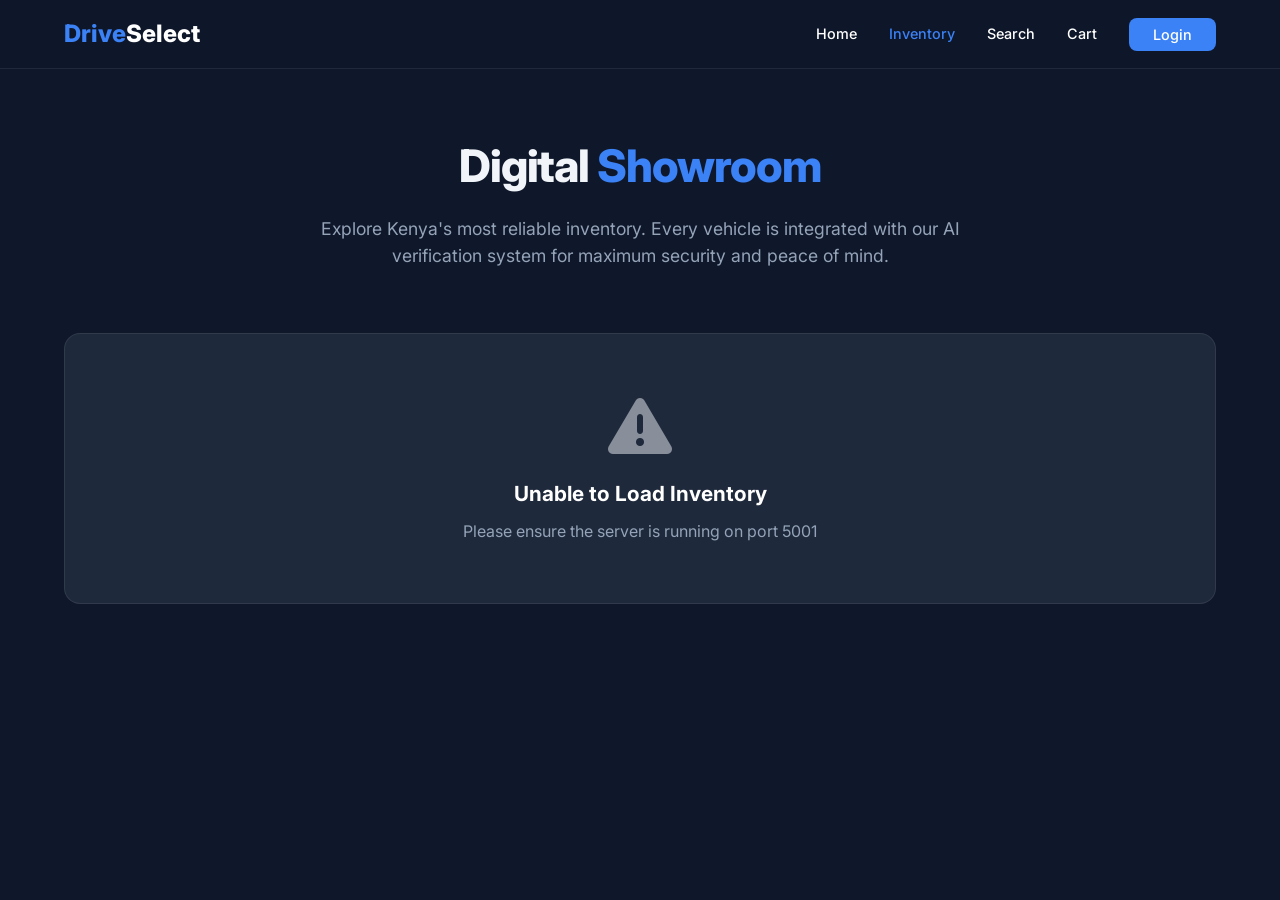
<file: frontend/vehicle-details.html>
<!DOCTYPE html>
<html lang="en">
<head>
    <meta charset="UTF-8">
    <meta name="viewport" content="width=device-width, initial-scale=1.0">
    <title>Vehicle Details | DriveSelect AI</title>
    <link rel="stylesheet" href="css/style.css">
    <link href="https://fonts.googleapis.com/css2?family=Inter:wght@400;600;800&display=swap" rel="stylesheet">
    <style>
        .details-container {
            max-width: 1200px;
            margin: 40px auto;
            padding: 0 5%;
            display: grid;
            grid-template-columns: 1.2fr 0.8fr;
            gap: 40px;
        }
        .vehicle-gallery img {
            width: 100%;
            border-radius: 15px;
            box-shadow: 0 10px 30px rgba(0,0,0,0.5);
            border: 1px solid rgba(255,255,255,0.1);
        }
        .info-card {
            background: var(--card-bg);
            padding: 30px;
            border-radius: 15px;
            border: 1px solid rgba(255,255,255,0.05);
        }
        .price-tag {
            font-size: 2.5rem;
            font-weight: 800;
            color: var(--accent-blue);
            margin: 10px 0;
        }
        .tax-info {
            background: rgba(59, 130, 246, 0.1);
            padding: 15px;
            border-radius: 8px;
            margin: 20px 0;
            font-size: 0.9rem;
            border-left: 4px solid var(--accent-blue);
        }
        .spec-grid {
            display: grid;
            grid-template-columns: 1fr 1fr;
            gap: 15px;
            margin-top: 25px;
        }
        .spec-item {
            background: rgba(0,0,0,0.2);
            padding: 10px;
            border-radius: 6px;
        }
        .spec-label { color: var(--text-gray); font-size: 0.8rem; display: block; }
        .btn-buy-now {
            width: 100%;
            padding: 15px;
            background: var(--accent-blue);
            color: white;
            border: none;
            border-radius: 8px;
            font-weight: bold;
            font-size: 1.1rem;
            cursor: pointer;
            margin-top: 20px;
            transition: transform 0.2s;
        }
        .btn-buy-now:hover { transform: translateY(-3px); }
    </style>
</head>
<body>
    <nav class="navbar">
        <div class="logo" onclick="window.location.href='index.html'" style="cursor:pointer">DRIVESELECT <span style="color:var(--accent-blue)">AI</span></div>
        <div id="userMenu"></div>
    </nav>

    <div id="detailsContent" class="details-container">
        <p>Loading vehicle information...</p>
    </div>

    <script src="js/main.js"></script>
    <script>
        document.addEventListener('DOMContentLoaded', () => {
            // Get ID from URL: vehicle-details.html?id=5
            const urlParams = new URLSearchParams(window.location.search);
            const vehicleId = urlParams.get('id');
            
            if (vehicleId) {
                fetchVehicleDetails(vehicleId);
            } else {
                window.location.href = 'inventory.html';
            }
        });

        async function fetchVehicleDetails(id) {
            try {
                // Fetch specific vehicle from your existing Flask endpoint
                const response = await fetch(`${API_BASE_URL}/recommendations`, {
                    method: 'POST',
                    headers: { 'Content-Type': 'application/json' },
                    body: JSON.stringify({ preferences: {} }) // Simple fetch all
                });
                const data = await response.json();
                const vehicle = data.recommendations.find(v => v.id == id);

                if (!vehicle) {
                    document.getElementById('detailsContent').innerHTML = "<h2>Vehicle not found</h2>";
                    return;
                }

                renderDetails(vehicle);
            } catch (error) {
                console.error("Error:", error);
            }
        }

        function renderDetails(v) {
            // Simple tax calculation (e.g., 5% estimate)
            const tax = v.price * 0.05;
            const total = parseFloat(v.price) + tax;

            document.getElementById('detailsContent').innerHTML = `
                <div class="vehicle-gallery">
                    <img src="${v.image_url || 'https://via.placeholder.com/800x500'}" alt="${v.make}">
                    <div style="margin-top:20px;">
                        <h3>Description & Features</h3>
                        <p style="color:var(--text-gray); line-height:1.6;">
                            This ${v.year} ${v.make} ${v.model} is a premium ${v.body_type} featuring ${v.fuel_type} efficiency and a ${v.transmission} gearbox. 
                            ${v.features ? `Equipped with: ${v.features}` : 'Features include advanced safety systems and luxury interior.'}
                        </p>
                    </div>
                </div>

                <div class="info-card">
                    <span class="status-badge" style="background:${v.status === 'available' ? '#10b981' : '#ef4444'}22; color:${v.status === 'available' ? '#10b981' : '#ef4444'}">
                        ${v.status.toUpperCase()}
                    </span>
                    <h1 style="margin:10px 0;">${v.year} ${v.make} ${v.model}</h1>
                    <div class="price-tag">KSh${Number(v.price).toLocaleString()}</div>
                    
                    <div class="tax-info">
                        <div style="display:flex; justify-content:space-between">
                            <span>Base Price:</span> <span>KSh${Number(v.price).toLocaleString()}</span>
                        </div>
                        <div style="display:flex; justify-content:space-between; margin-top:5px;">
                            <span>Est. Sales Tax (5%):</span> <span>KSh${tax.toLocaleString()}</span>
                        </div>
                        <hr style="opacity:0.1; margin:10px 0;">
                        <div style="display:flex; justify-content:space-between; font-weight:bold; color:white">
                            <span>Total Price:</span> <span>KSh${total.toLocaleString()}</span>
                        </div>
                    </div>

                    <div class="spec-grid">
                        <div class="spec-item"><span class="spec-label">Body Style</span><strong>${v.body_type}</strong></div>
                        <div class="spec-item"><span class="spec-label">Fuel Type</span><strong>${v.fuel_type}</strong></div>
                        <div class="spec-item"><span class="spec-label">Mileage</span><strong>${Number(v.mileage).toLocaleString()} mi</strong></div>
                        <div class="spec-item"><span class="spec-label">Transmission</span><strong>${v.transmission}</strong></div>
                    </div>

                    // Inside your rendering function
${v.status === 'available' ? `
    <button class="btn-buy-now" 
        onclick="initiatePurchase(${v.id}, ${v.price}, 'mpesa')">
        Proceed to M-Pesa
    </button>
    <button class="btn-buy-now" 
        style="background:#10b981; margin-top:10px;" 
        onclick="initiatePurchase(${v.id}, ${v.price}, 'cash')">
        Pay with Cash
    </button>` 
    : '<button class="btn-buy-now" style="background:#334155" disabled>Sold Out</button>'
}
                </div>
            `;
        }
    </script>
</body>
</html>
</file>
<file: frontend/css/style.css>
/* --- Global Styles --- */
:root {
    --primary-bg: #f4f7f6;
    --nav-bg: #2c3e50;
    --hero-bg: #34495e;
    --accent-blue: #3498db;
    --accent-red: #e74c3c;
    --text-dark: #2c3e50;
    --text-light: #ffffff;
    --card-shadow: 0 4px 6px rgba(0,0,0,0.1);
}

body {
    font-family: 'Inter', sans-serif;
    margin: 0;
    background-color: var(--primary-bg);
    color: var(--text-dark);
    line-height: 1.6;
}

/* --- Navigation --- */
nav {
    background: var(--nav-bg);
    color: var(--text-light);
    padding: 1rem 5%;
    display: flex;
    justify-content: space-between;
    align-items: center;
    position: sticky;
    top: 0;
    z-index: 1000;
}

.nav-links {
    display: flex;
    align-items: center;
    gap: 20px;
}

.nav-links a {
    color: var(--text-light);
    text-decoration: none;
    font-weight: 600;
    transition: color 0.3s;
}

.nav-links a:hover {
    color: var(--accent-blue);
}

.admin-link {
    color: var(--accent-red) !important;
    border: 1px solid var(--accent-red);
    padding: 5px 12px;
    border-radius: 4px;
    text-transform: uppercase;
    font-size: 0.8rem;
}

/* --- Hero & Containers --- */
.hero {
    background: var(--hero-bg);
    color: var(--text-light);
    padding: 80px 5%;
    text-align: center;
}

.container {
    max-width: 1200px;
    margin: 0 auto;
    padding: 40px 20px;
}

/* --- Search & Forms --- */
.search-box {
    background: white;
    padding: 25px;
    border-radius: 12px;
    box-shadow: var(--card-shadow);
    margin-top: -60px;
    margin-bottom: 40px;
}

input, select {
    padding: 12px;
    border: 1px solid #ddd;
    border-radius: 6px;
    font-size: 1rem;
}

/* --- Vehicle Cards --- */
.grid {
    display: grid;
    grid-template-columns: repeat(auto-fill, minmax(280px, 1fr));
    gap: 30px;
}

.card {
    background: white;
    border-radius: 12px;
    overflow: hidden;
    box-shadow: var(--card-shadow);
    transition: transform 0.3s, box-shadow 0.3s;
}

.card:hover {
    transform: translateY(-8px);
    box-shadow: 0 12px 20px rgba(0,0,0,0.15);
}

.card img {
    width: 100%;
    height: 180px;
    object-fit: cover;
    background-color: #eee;
}

.card-body {
    padding: 20px;
}

.card-title {
    font-size: 1.25rem;
    font-weight: 700;
    margin: 0 0 10px 0;
}

.price-tag {
    color: var(--accent-blue);
    font-size: 1.1rem;
    font-weight: 700;
    display: block;
    margin-bottom: 15px;
}

/* --- Buttons --- */
.btn {
    padding: 12px 24px;
    border: none;
    border-radius: 6px;
    font-weight: 600;
    cursor: pointer;
    transition: opacity 0.3s;
    text-decoration: none;
    display: inline-block;
}

.btn-primary {
    background: var(--accent-blue);
    color: white;
}

.btn-cart {
    background: #27ae60;
    color: white;
    width: 100%;
}

.btn:hover {
    opacity: 0.85;
}

/* --- Admin Specific --- */
.admin-section {
    background: white;
    padding: 30px;
    border-radius: 12px;
    margin-bottom: 30px;
    border-left: 5px solid var(--accent-red);
}

.sales-table {
    width: 100%;
    border-collapse: collapse;
    margin-top: 20px;
}

.sales-table th, .sales-table td {
    text-align: left;
    padding: 12px;
    border-bottom: 1px solid #eee;
}

.sales-table th {
    background: #f9f9f9;
}

/* --- Cart & Auth Pages --- */
.auth-container {
    max-width: 400px;
    margin: 100px auto;
    background: white;
    padding: 40px;
    border-radius: 12px;
    box-shadow: var(--card-shadow);
}

.auth-container input {
    width: 100%;
    margin-bottom: 15px;
    box-sizing: border-box;
}

.cart-count {
    background: var(--accent-red);
    color: white;
    border-radius: 50%;
    padding: 2px 7px;
    font-size: 11px;
    position: relative;
    top: -10px;
    left: -5px;
}
#chat-container { position: fixed; bottom: 20px; right: 20px; z-index: 1000; }
#chat-window { width: 300px; height: 400px; background: #1e293b; border: 1px solid #3b82f6; border-radius: 10px; display: flex; flex-direction: column; margin-bottom: 10px; }
.hidden { display: none !important; }
#chat-messages { flex-grow: 1; overflow-y: auto; padding: 10px; font-size: 0.9rem; }
.user-msg { color: #3b82f6; margin-bottom: 8px; text-align: right; }
.ai-msg { color: #f8fafc; margin-bottom: 8px; background: #334155; padding: 5px; border-radius: 5px; }
.chat-input-box { display: flex; padding: 10px; border-top: 1px solid #334155; }
#chat-input { flex-grow: 1; background: transparent; border: none; color: white; outline: none; }
#chat-toggle-btn { background: #3b82f6; color: white; border: none; padding: 10px 20px; border-radius: 20px; cursor: pointer; }
</file>
